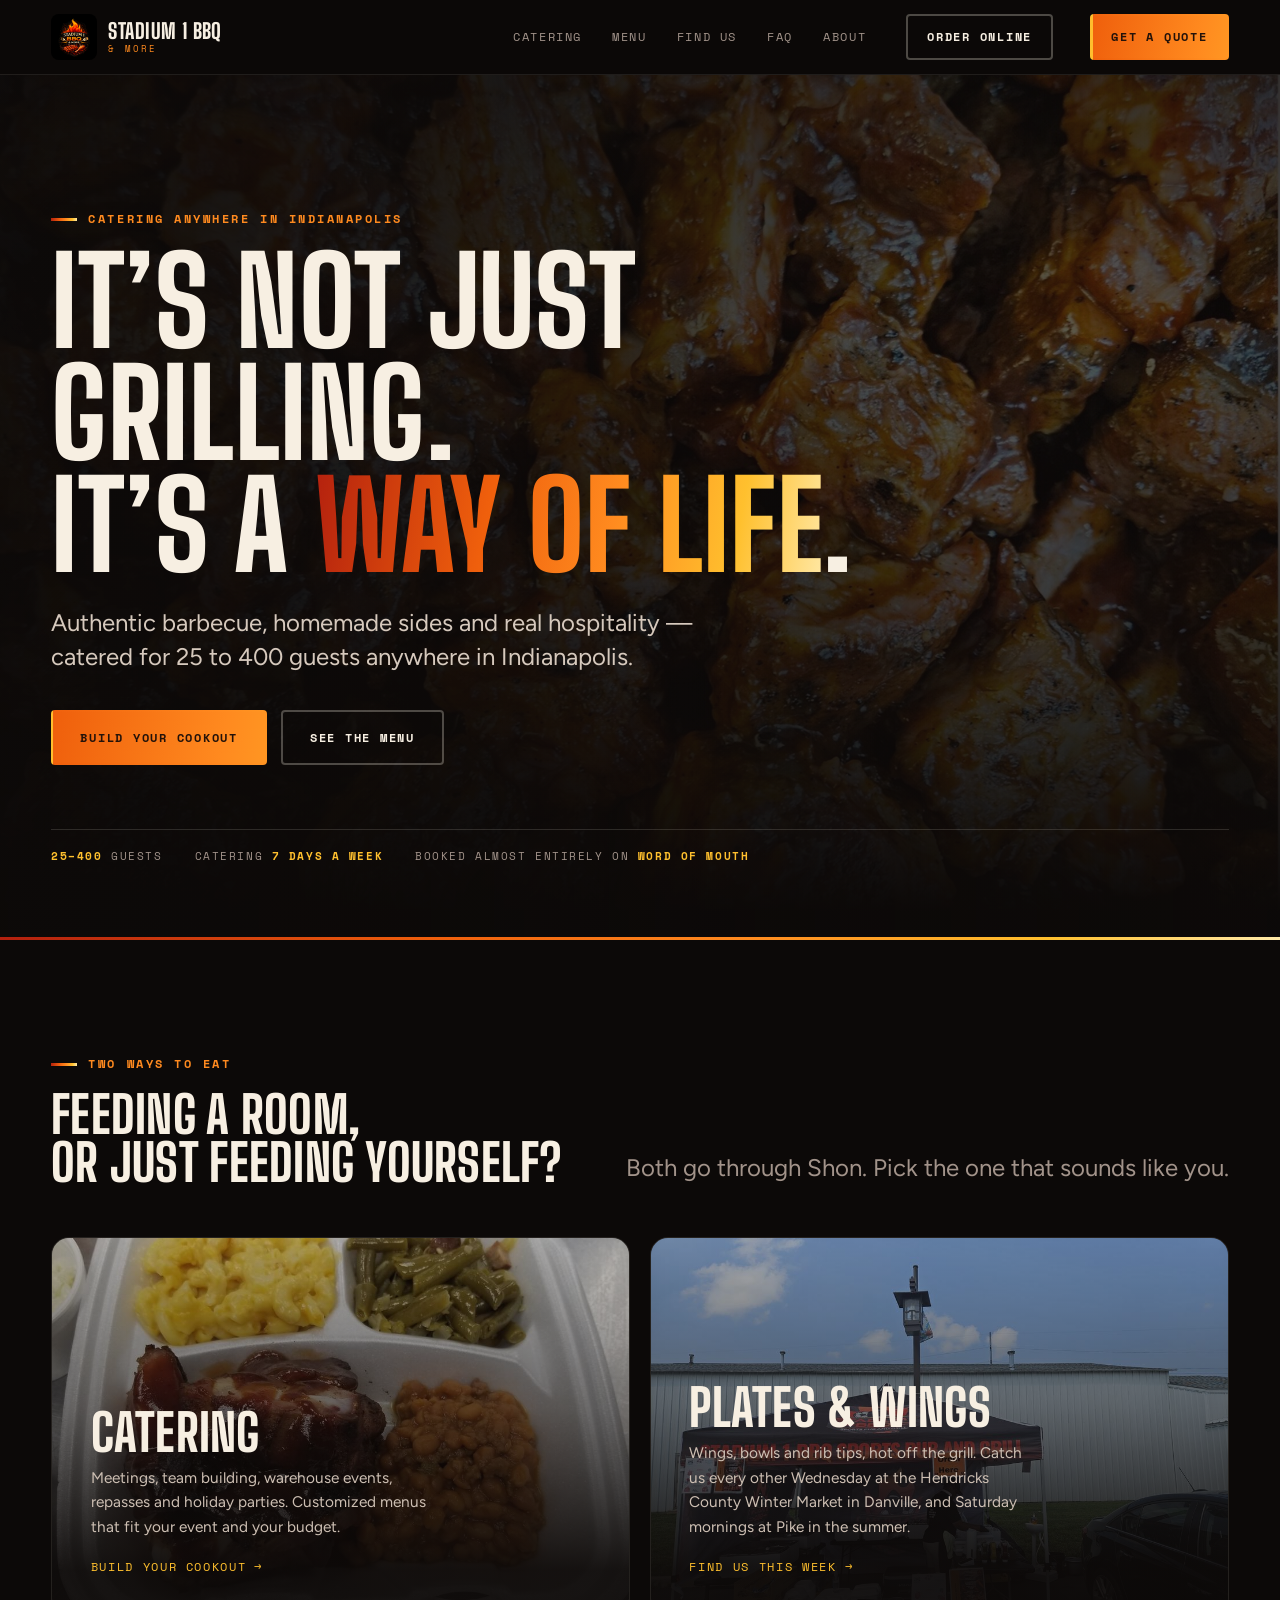
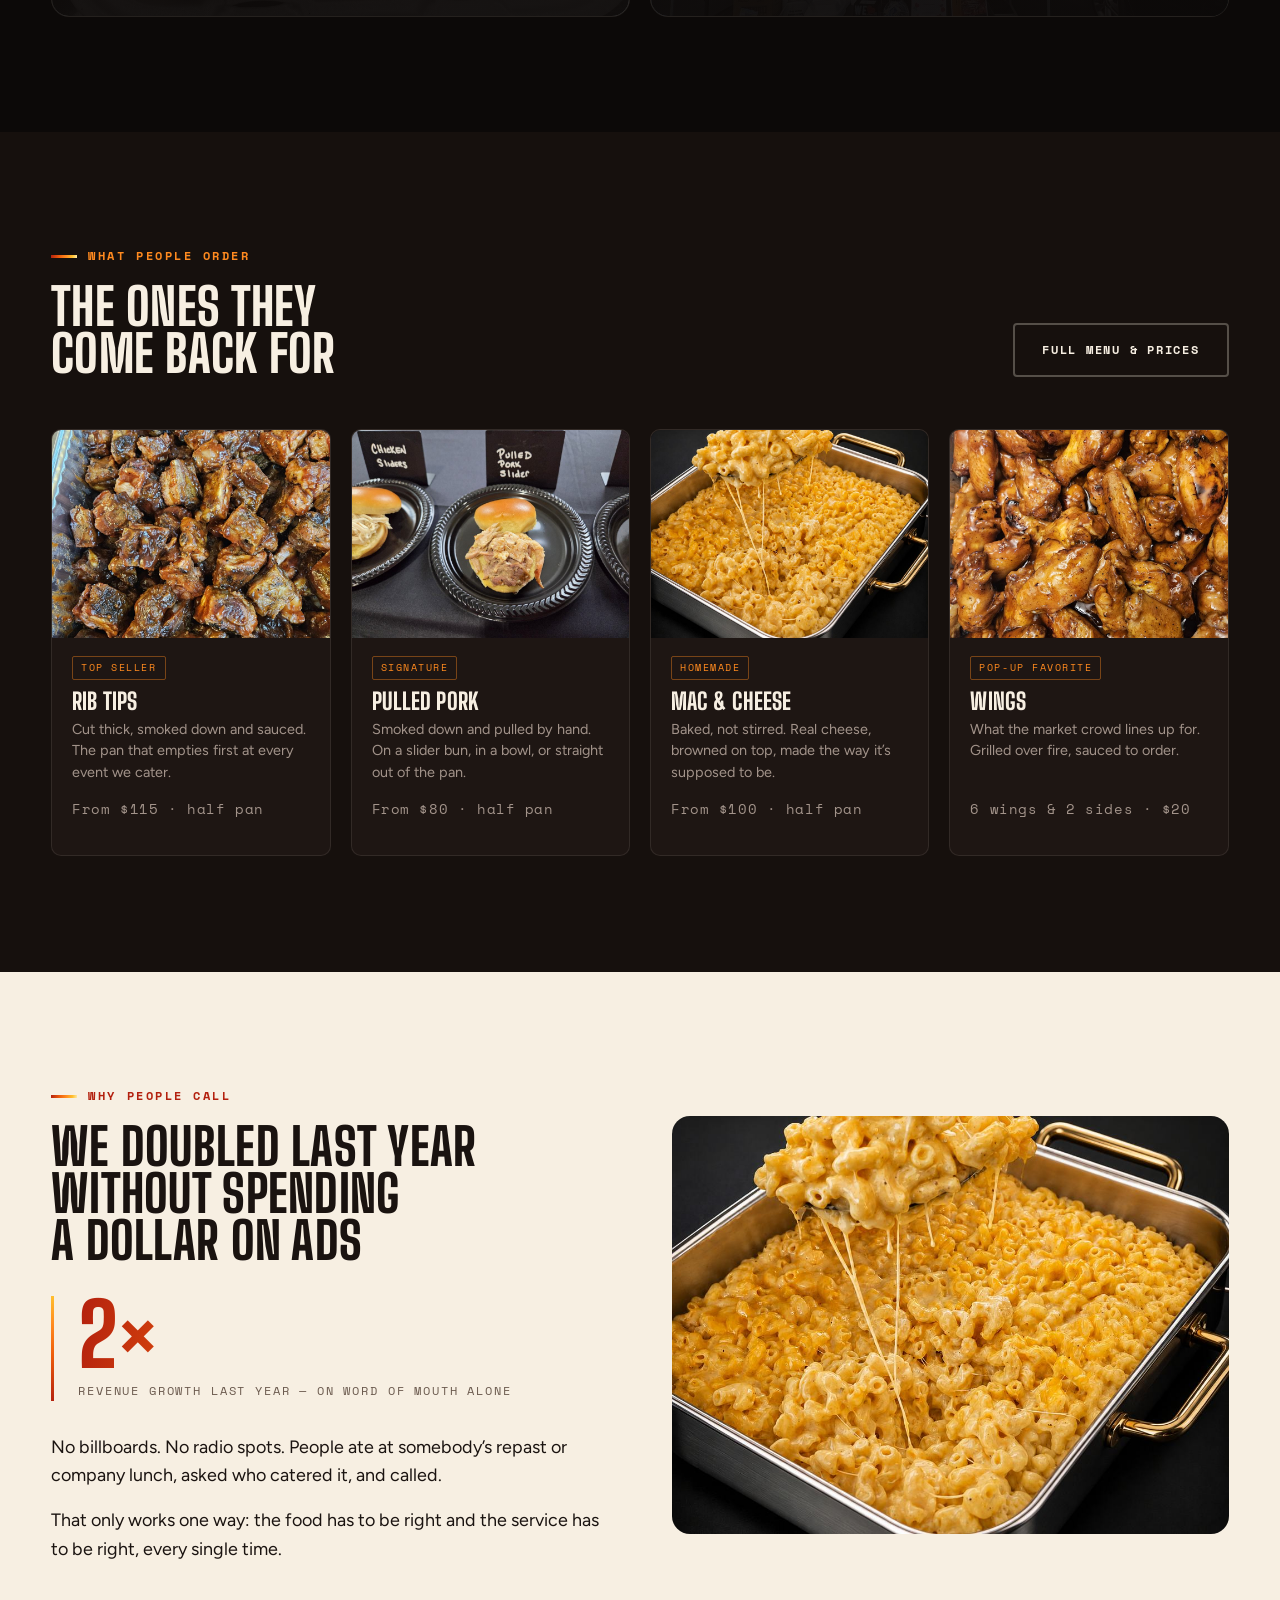
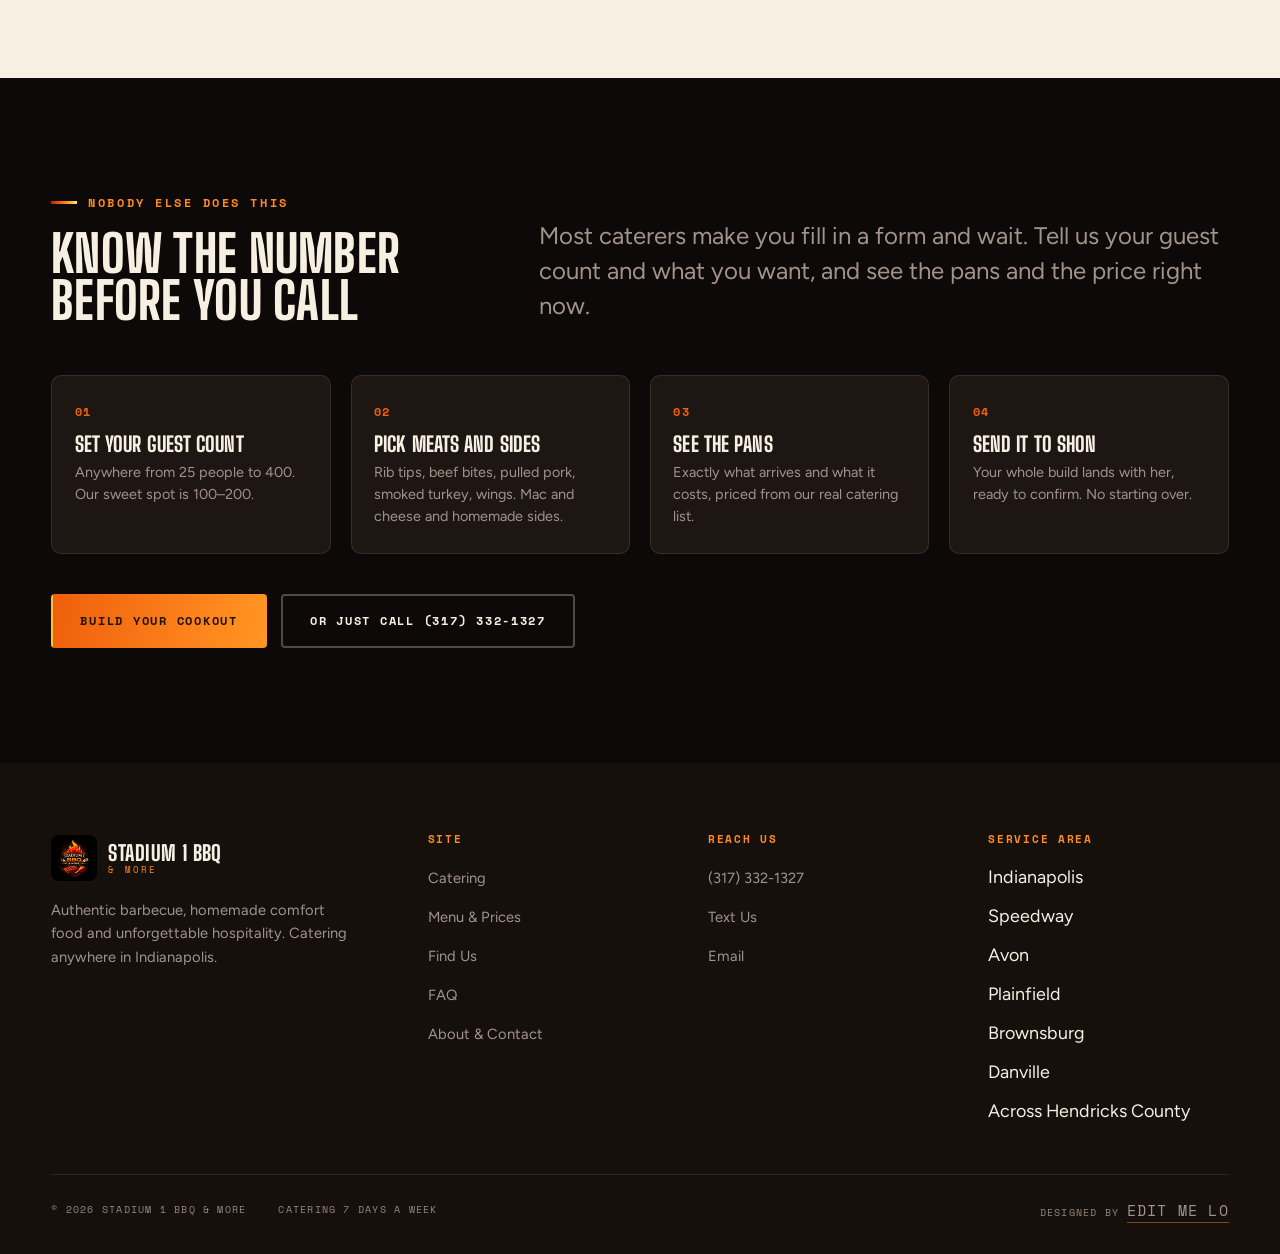
<file: index.html>
<!DOCTYPE html>
<html lang="en">
<head>
<meta charset="utf-8">
<title>Stadium 1 BBQ &amp; More</title>
<link rel="canonical" href="https://www.stadium1bbq.com/home">
<meta name="robots" content="noindex">
<meta http-equiv="refresh" content="0; url=/home">
<script>location.replace('/home');</script>
</head>
<body>
<!--
  The home page lives at /home. On Vercel this file is never reached,
  because vercel.json redirects / straight there with a 308. It exists so
  the bare domain still works on any host that has no redirect rules.
-->
<p>Redirecting to <a href="/home">stadium1bbq.com/home</a>&hellip;</p>
</body>
</html>
</file>
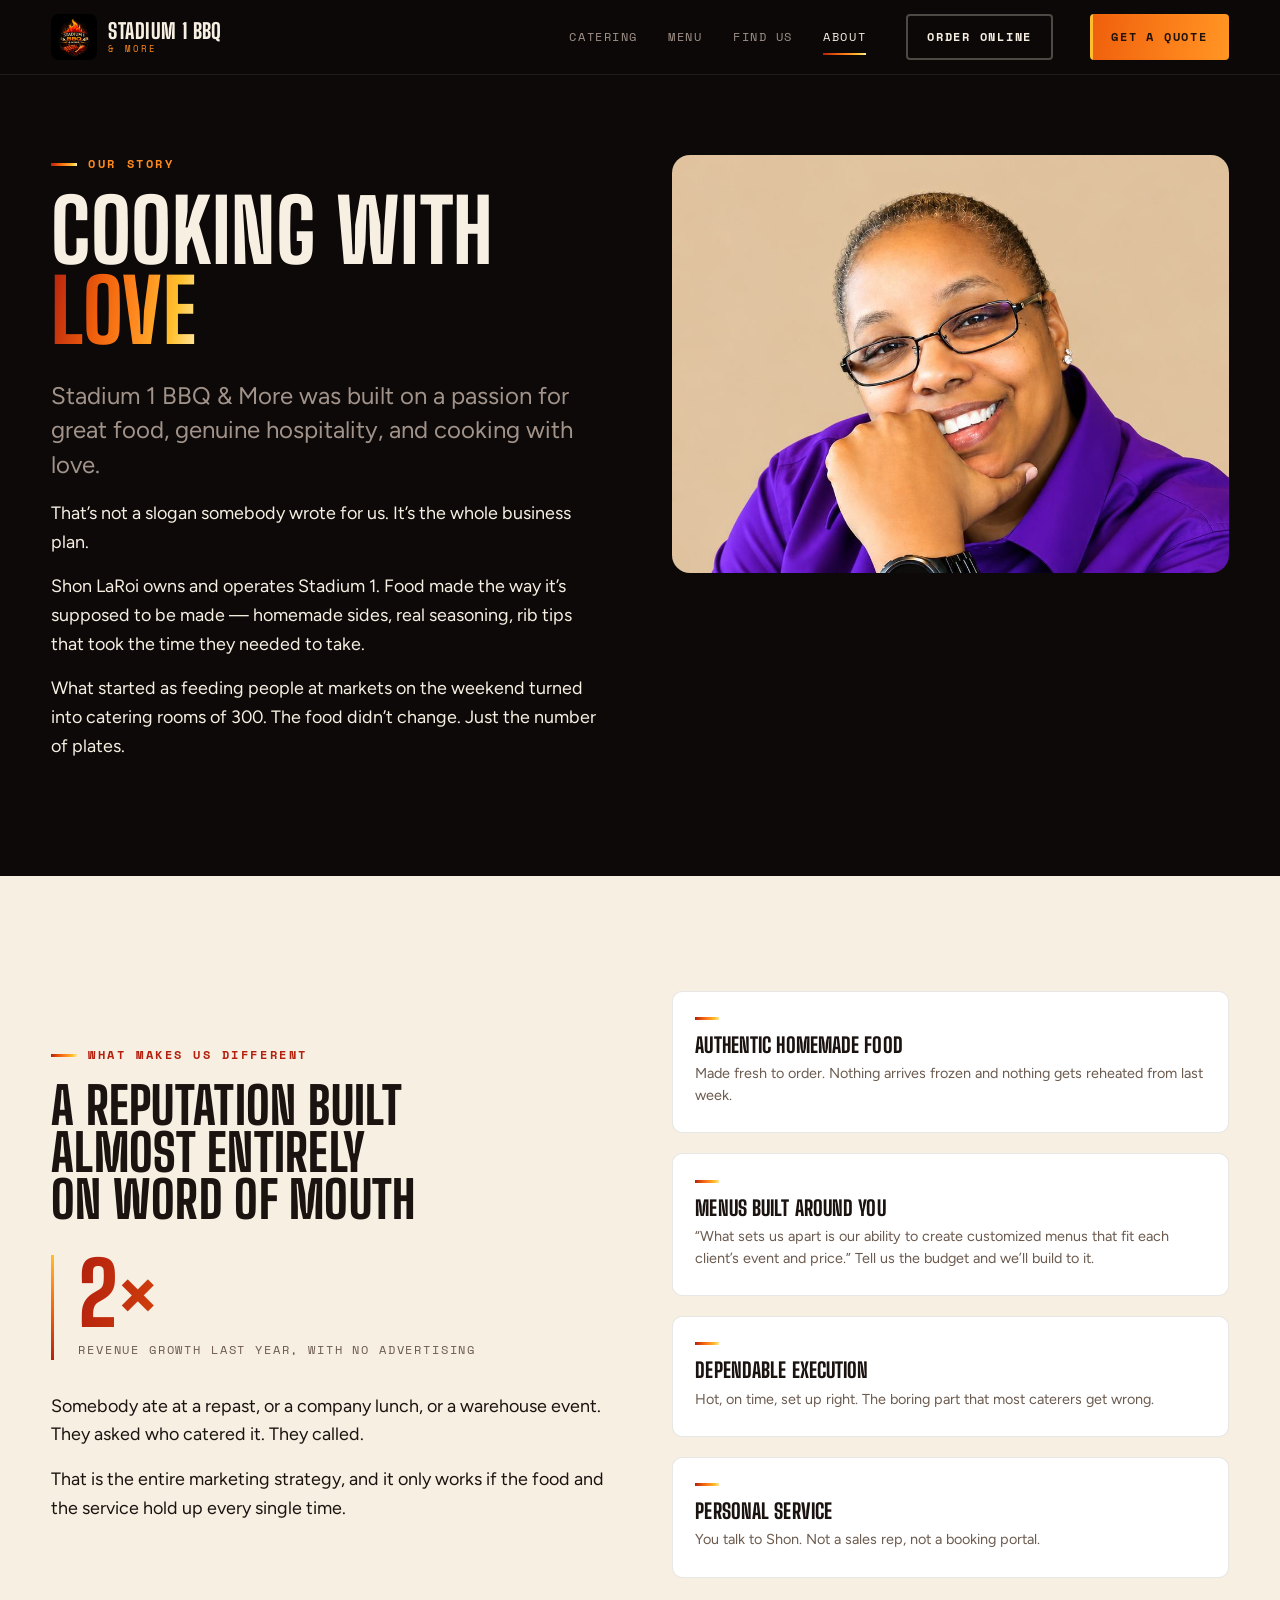
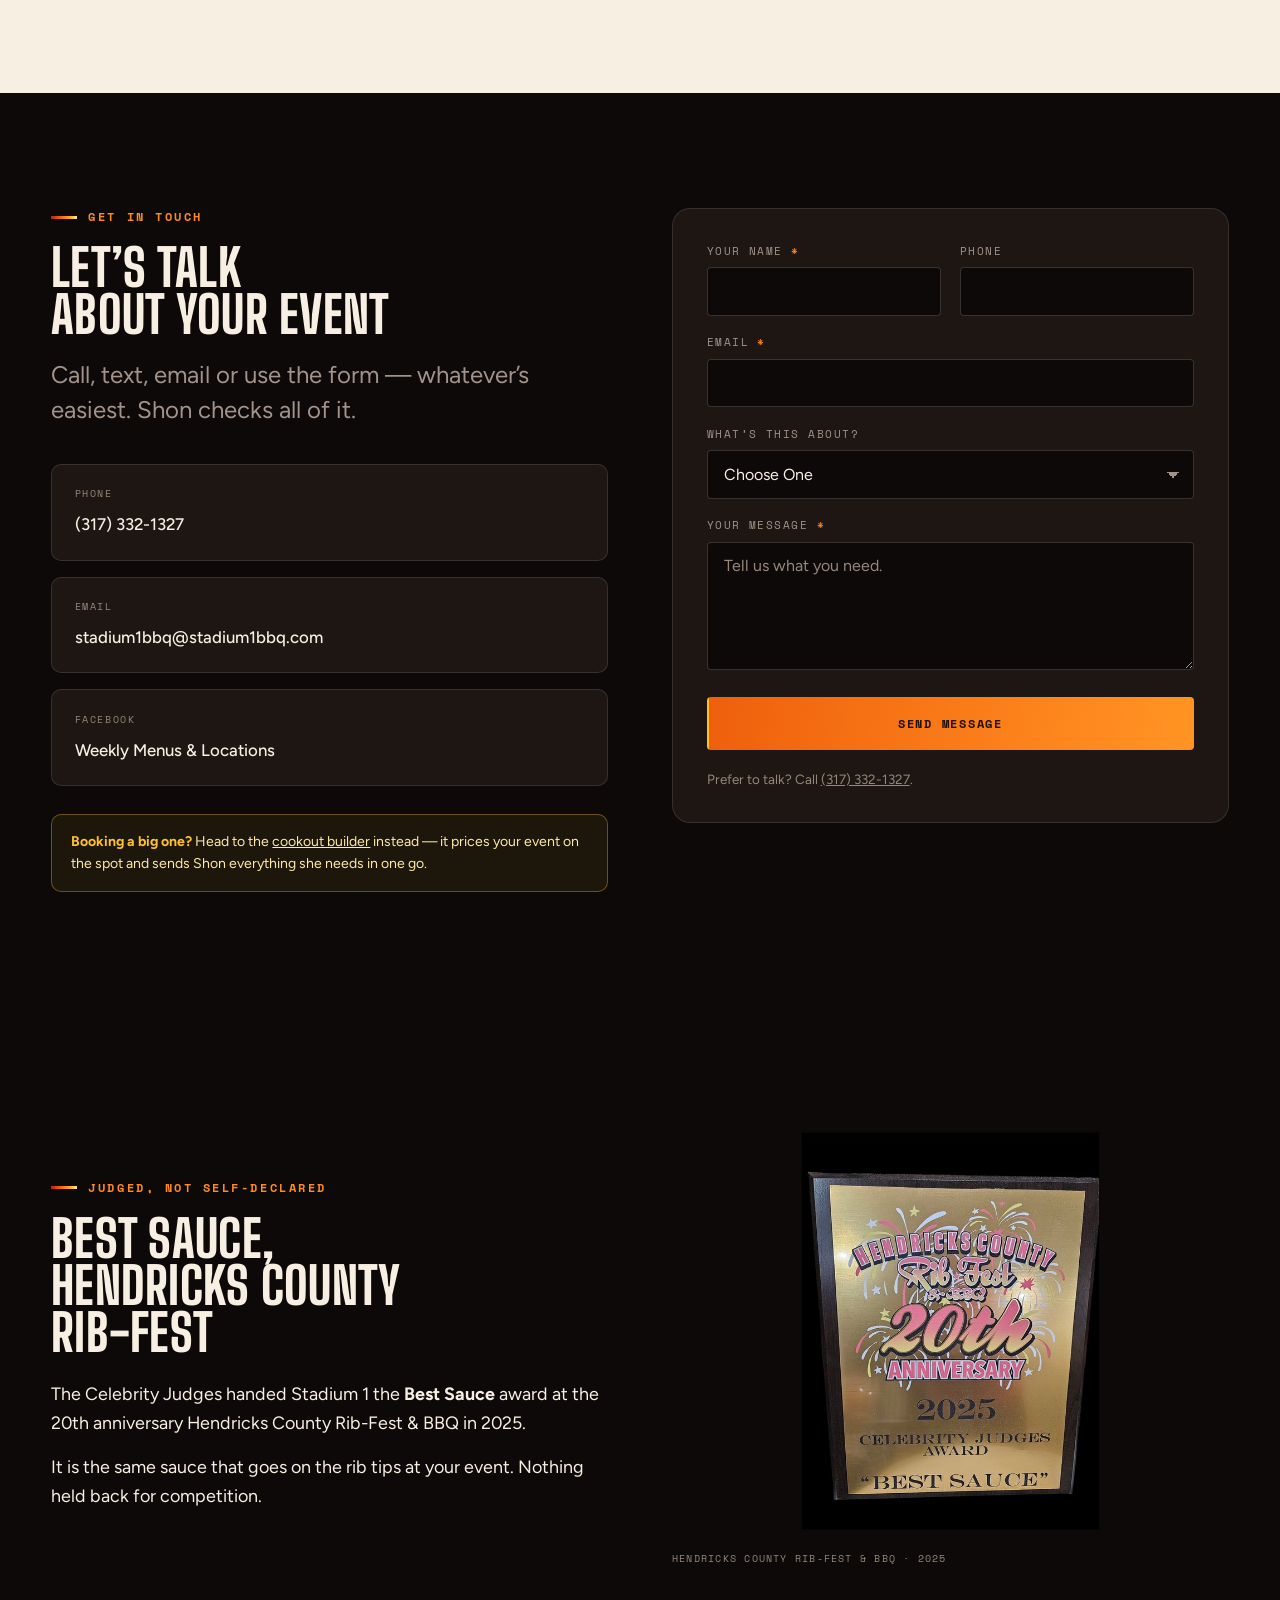
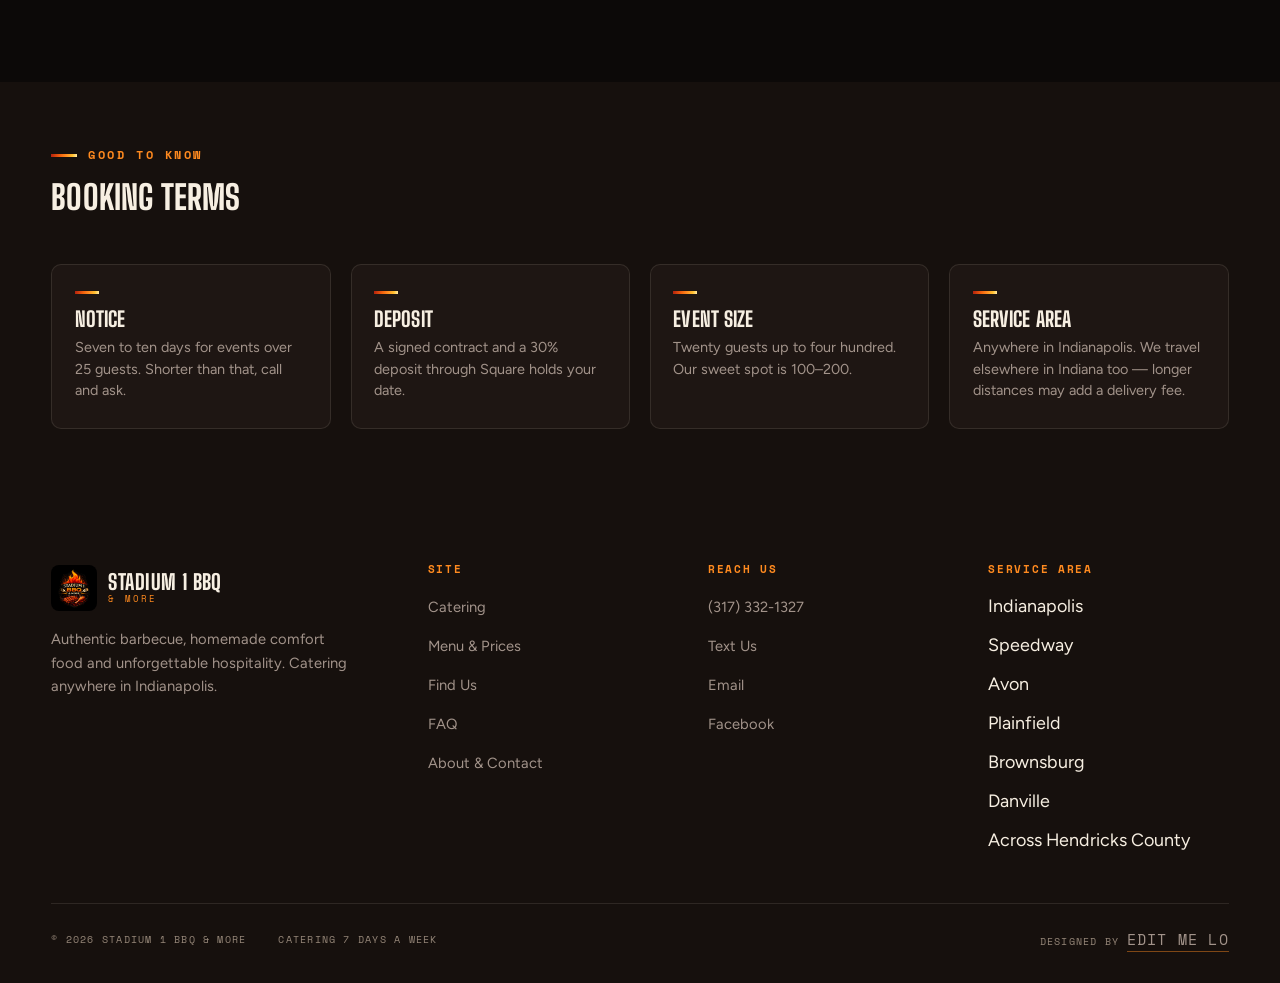
<file: about/index.html>
<!DOCTYPE html>
<html lang="en">
<head>
<meta charset="utf-8">
<script>document.documentElement.className+=" js";</script>
<meta name="viewport" content="width=device-width, initial-scale=1">
<title>About &amp; Contact — Stadium 1 BBQ &amp; More</title>
<meta name="description" content="Stadium 1 BBQ & More was built on great food, genuine hospitality and cooking with love. Meet Shon LaRoi and get in touch about your event.">
<link rel="canonical" href="https://www.stadium1bbq.com/about">
<meta property="og:title" content="About &amp; Contact — Stadium 1 BBQ &amp; More">
<meta property="og:description" content="Built on great food, genuine hospitality and cooking with love.">
<meta property="og:url" content="https://www.stadium1bbq.com/about">
<meta property="og:image" content="https://www.stadium1bbq.com/assets/img/trifle.jpg">
<link rel="icon" href="/assets/img/logo-sm.png?v=17">
<link rel="preconnect" href="https://fonts.googleapis.com">
<link rel="preconnect" href="https://fonts.gstatic.com" crossorigin>
<link href="https://fonts.googleapis.com/css2?family=Big+Shoulders+Display:wght@700;800&family=Figtree:wght@400;500;600&family=Space+Mono:wght@400;700&display=swap" rel="stylesheet">
<link rel="stylesheet" href="/assets/css/site.css?v=17">
</head>
<body>
<a class="skip-link" href="#main">Skip to content</a>

<header class="masthead">
  <div class="shell masthead__inner">
    <a class="brand" href="/home">
      <img src="/assets/img/logo-sm.png?v=17" alt="" width="46" height="46">
      <span class="brand__type">
        <span class="brand__name">Stadium 1 BBQ</span>
        <span class="brand__sub">&amp; More</span>
      </span>
    </a>
    <button class="burger" data-burger aria-expanded="false" aria-controls="nav" aria-label="Menu">
      <span></span><span></span><span></span>
    </button>
    <nav class="nav" id="nav" data-nav aria-label="Main">
      <a class="nav__link" href="/catering">Catering</a>
      <a class="nav__link" href="/menu">Menu</a>
      <a class="nav__link" href="/find-us">Find Us</a>
      <a class="nav__link" href="/about" aria-current="page">About</a>
      <a class="btn btn--ghost nav__cta nav__cta--order" href="/find-us#order">Order Online</a>
      <a class="btn btn--fire nav__cta" href="/catering#build">Get a Quote</a>
    </nav>
  </div>
</header>

<main id="main">

  <!-- ── Story ───────────────────────────────────────────────── -->
  <section class="band" style="padding-top:clamp(3rem,7vw,5rem)">
    <div class="shell">
      <div class="split" style="align-items:start">
        <div data-reveal>
          <p class="eyebrow">Our story</p>
          <h1 class="h-lg">Cooking with<br><span class="hot">love</span></h1>
          <div class="prose" style="margin-top:1.75rem">
            <p class="lede">Stadium 1 BBQ &amp; More was built on a passion for great food, genuine hospitality, and cooking with love.</p>
            <p>That&rsquo;s not a slogan somebody wrote for us. It&rsquo;s the whole business plan.</p>
            <p>Shon LaRoi owns and operates Stadium 1. Food made the way it&rsquo;s supposed to be made &mdash; homemade sides, real seasoning, rib tips that took the time they needed to take.</p>
            <p>What started as feeding people at markets on the weekend turned into catering rooms of 300. The food didn&rsquo;t change. Just the number of plates.</p>
          </div>
        </div>
        <div class="split__media" data-reveal data-reveal-delay="1">
          <img src="/assets/img/shon.jpg?v=17" alt="Shon LaRoi, owner of Stadium 1 BBQ &amp; More" loading="lazy" width="1000" height="750">
        </div>
      </div>
    </div>
  </section>

  <!-- ── The word of mouth stat ──────────────────────────────── -->
  <section class="band band--cream">
    <div class="shell">
      <div class="split">
        <div data-reveal>
          <p class="eyebrow">What makes us different</p>
          <h2 class="h-md">A reputation built<br>almost entirely<br>on word of mouth</h2>
          <div class="stat">
            <div class="stat__num">2&times;</div>
            <p class="stat__label">Revenue growth last year, with no advertising</p>
          </div>
          <div class="prose">
            <p>Somebody ate at a repast, or a company lunch, or a warehouse event. They asked who catered it. They called.</p>
            <p>That is the entire marketing strategy, and it only works if the food and the service hold up every single time.</p>
          </div>
        </div>
        <div data-reveal data-reveal-delay="1">
          <div class="steps steps--plain" style="grid-template-columns:1fr">
            <div class="step">
              <h3>Authentic homemade food</h3>
              <p>Made fresh to order. Nothing arrives frozen and nothing gets reheated from last week.</p>
            </div>
            <div class="step">
              <h3>Menus built around you</h3>
              <p>&ldquo;What sets us apart is our ability to create customized menus that fit each client&rsquo;s event and price.&rdquo; Tell us the budget and we&rsquo;ll build to it.</p>
            </div>
            <div class="step">
              <h3>Dependable execution</h3>
              <p>Hot, on time, set up right. The boring part that most caterers get wrong.</p>
            </div>
            <div class="step">
              <h3>Personal service</h3>
              <p>You talk to Shon. Not a sales rep, not a booking portal.</p>
            </div>
          </div>
        </div>
      </div>
    </div>
  </section>

  <!-- ── Contact ─────────────────────────────────────────────── -->
  <section class="band" id="contact">
    <div class="shell">
      <div class="split" style="align-items:start">
        <div data-reveal>
          <p class="eyebrow">Get in touch</p>
          <h2 class="h-md">Let&rsquo;s talk<br>about your event</h2>
          <p class="lede" style="margin-top:1.25rem">Call, text, email or use the form &mdash; whatever&rsquo;s easiest. Shon checks all of it.</p>

          <div class="contacts contacts--stack" style="margin-top:2.25rem">
            <a class="contact-card" href="tel:+13173321327">
              <p class="contact-card__k">Phone</p>
              <p class="contact-card__v">(317) 332-1327</p>
            </a>
            <a class="contact-card" href="mailto:stadium1bbq@stadium1bbq.com">
              <p class="contact-card__k">Email</p>
              <p class="contact-card__v contact-card__v--email">stadium1bbq@stadium1bbq.com</p>
            </a>
            <a class="contact-card" href="https://www.facebook.com/Stadium1BBQSportsPubAndGrill/" target="_blank" rel="noopener">
              <p class="contact-card__k">Facebook</p>
              <p class="contact-card__v">Weekly Menus &amp; Locations</p>
            </a>
          </div>

          <div class="notice" style="margin-top:1.75rem">
            <strong>Booking a big one?</strong>
            Head to the <a href="/catering#build">cookout builder</a> instead &mdash; it prices your event on the spot and sends Shon everything she needs in one go.
          </div>
        </div>

        <div class="panel" data-reveal data-reveal-delay="1">
          <form class="form" data-site-form="contact" novalidate>
            <div class="form__row">
              <div>
                <label for="c-name">Your name <span class="req">*</span></label>
                <input id="c-name" name="name" type="text" autocomplete="name" required>
              </div>
              <div>
                <label for="c-phone">Phone</label>
                <input id="c-phone" name="phone" type="tel" autocomplete="tel">
              </div>
            </div>

            <div>
              <label for="c-email">Email <span class="req">*</span></label>
              <input id="c-email" name="email" type="email" autocomplete="email" required>
            </div>

            <div>
              <label for="c-subject">What&rsquo;s this about?</label>
              <select id="c-subject" name="subject">
                <option value="">Choose One</option>
                <option>Catering Inquiry</option>
                <option>Market Plates &amp; Locations</option>
                <option>Desserts</option>
                <option>Something Else</option>
              </select>
            </div>

            <div>
              <label for="c-message">Your message <span class="req">*</span></label>
              <textarea id="c-message" name="message" required placeholder="Tell us what you need."></textarea>
            </div>

            <!-- Left empty by people, filled in by bots. Hidden from
                 sight and from screen readers, and never focusable. -->
            <div class="hp" aria-hidden="true">
              <label for="c-website">Website</label>
              <input type="text" id="c-website" name="website" tabindex="-1" autocomplete="off">
            </div>

            <div class="notice" data-form-status hidden></div>

            <button class="btn btn--fire" type="submit">Send Message</button>
            <p class="form__note">Prefer to talk? Call <a href="tel:+13173321327">(317) 332-1327</a>.</p>
          </form>
        </div>
      </div>
    </div>
  </section>

  <!-- ── Proof ───────────────────────────────────────────────── -->
  <section class="band">
    <div class="shell">
      <div class="split">
        <div data-reveal>
          <p class="eyebrow">Judged, not self-declared</p>
          <h2 class="h-md">Best Sauce,<br>Hendricks County<br>Rib-Fest</h2>
          <div class="prose" style="margin-top:1.5rem">
            <p>The Celebrity Judges handed Stadium 1 the <strong>Best Sauce</strong> award at the 20th anniversary Hendricks County Rib-Fest &amp; BBQ in 2025.</p>
            <p>It is the same sauce that goes on the rib tips at your event. Nothing held back for competition.</p>
          </div>
        </div>
        <div class="split__media" data-reveal data-reveal-delay="1">
          <figure class="figure-wide">
            <img src="/assets/img/award.jpg?v=17" alt="Hendricks County Rib-Fest 2025 Celebrity Judges Award plaque for Best Sauce" loading="lazy" width="1000" height="750">
            <figcaption>Hendricks County Rib-Fest &amp; BBQ &middot; 2025</figcaption>
          </figure>
        </div>
      </div>
    </div>
  </section>

  <!-- ── Booking terms ───────────────────────────────────────── -->
  <section class="band band--coal band--tight">
    <div class="shell">
      <div class="head" data-reveal>
        <div>
          <p class="eyebrow">Good to know</p>
          <h2 class="h-sm">Booking terms</h2>
        </div>
      </div>
      <div class="steps steps--plain">
        <div class="step" data-reveal>
          <h3>Notice</h3>
          <p>Seven to ten days for events over 25 guests. Shorter than that, call and ask.</p>
        </div>
        <div class="step" data-reveal data-reveal-delay="1">
          <h3>Deposit</h3>
          <p>A signed contract and a 30% deposit through Square holds your date.</p>
        </div>
        <div class="step" data-reveal data-reveal-delay="2">
          <h3>Event size</h3>
          <p>Twenty guests up to four hundred. Our sweet spot is 100&ndash;200.</p>
        </div>
        <div class="step" data-reveal data-reveal-delay="3">
          <h3>Service area</h3>
          <p>Anywhere in Indianapolis. We travel elsewhere in Indiana too &mdash; longer distances may add a delivery fee.</p>
        </div>
      </div>
    </div>
  </section>

</main>

<footer class="footer">
  <div class="shell">
    <div class="footer__grid">
      <div>
        <a class="brand" href="/home" style="margin-bottom:1.1rem">
          <img src="/assets/img/logo-sm.png?v=17" alt="" width="46" height="46">
          <span class="brand__type">
            <span class="brand__name">Stadium 1 BBQ</span>
            <span class="brand__sub">&amp; More</span>
          </span>
        </a>
        <p class="footer__blurb">Authentic barbecue, homemade comfort food and unforgettable hospitality. Catering anywhere in Indianapolis.</p>
      </div>
      <div>
        <h3>Site</h3>
        <ul>
          <li><a href="/catering">Catering</a></li>
          <li><a href="/menu">Menu &amp; Prices</a></li>
          <li><a href="/find-us">Find Us</a></li>
          <li><a href="/faq">FAQ</a></li>
          <li><a href="/about">About &amp; Contact</a></li>
        </ul>
      </div>
      <div>
        <h3>Reach Us</h3>
        <ul>
          <li><a href="tel:+13173321327">(317) 332-1327</a></li>
          <li><a href="sms:+13173321327">Text Us</a></li>
          <li><a href="mailto:stadium1bbq@stadium1bbq.com">Email</a></li>
          <li><a href="https://www.facebook.com/Stadium1BBQSportsPubAndGrill/" target="_blank" rel="noopener">Facebook</a></li>
        </ul>
      </div>
      <div>
        <h3>Service Area</h3>
        <ul>
          <li>Indianapolis</li>
          <li>Speedway</li>
          <li>Avon</li>
          <li>Plainfield</li>
          <li>Brownsburg</li>
          <li>Danville</li>
          <li>Across Hendricks County</li>
        </ul>
      </div>
    </div>
    <div class="footer__bottom">
      <p>&copy; <span data-year>2026</span> Stadium 1 BBQ &amp; More</p>
      <p>Catering 7 Days a Week</p>
      <p class="footer__credit">Designed by <a href="https://www.editmelo.com/" target="_blank" rel="noopener">Edit Me Lo</a></p>
    </div>
  </div>
</footer>

<script src="/assets/js/site.js?v=17" defer></script>
</body>
</html>
</file>
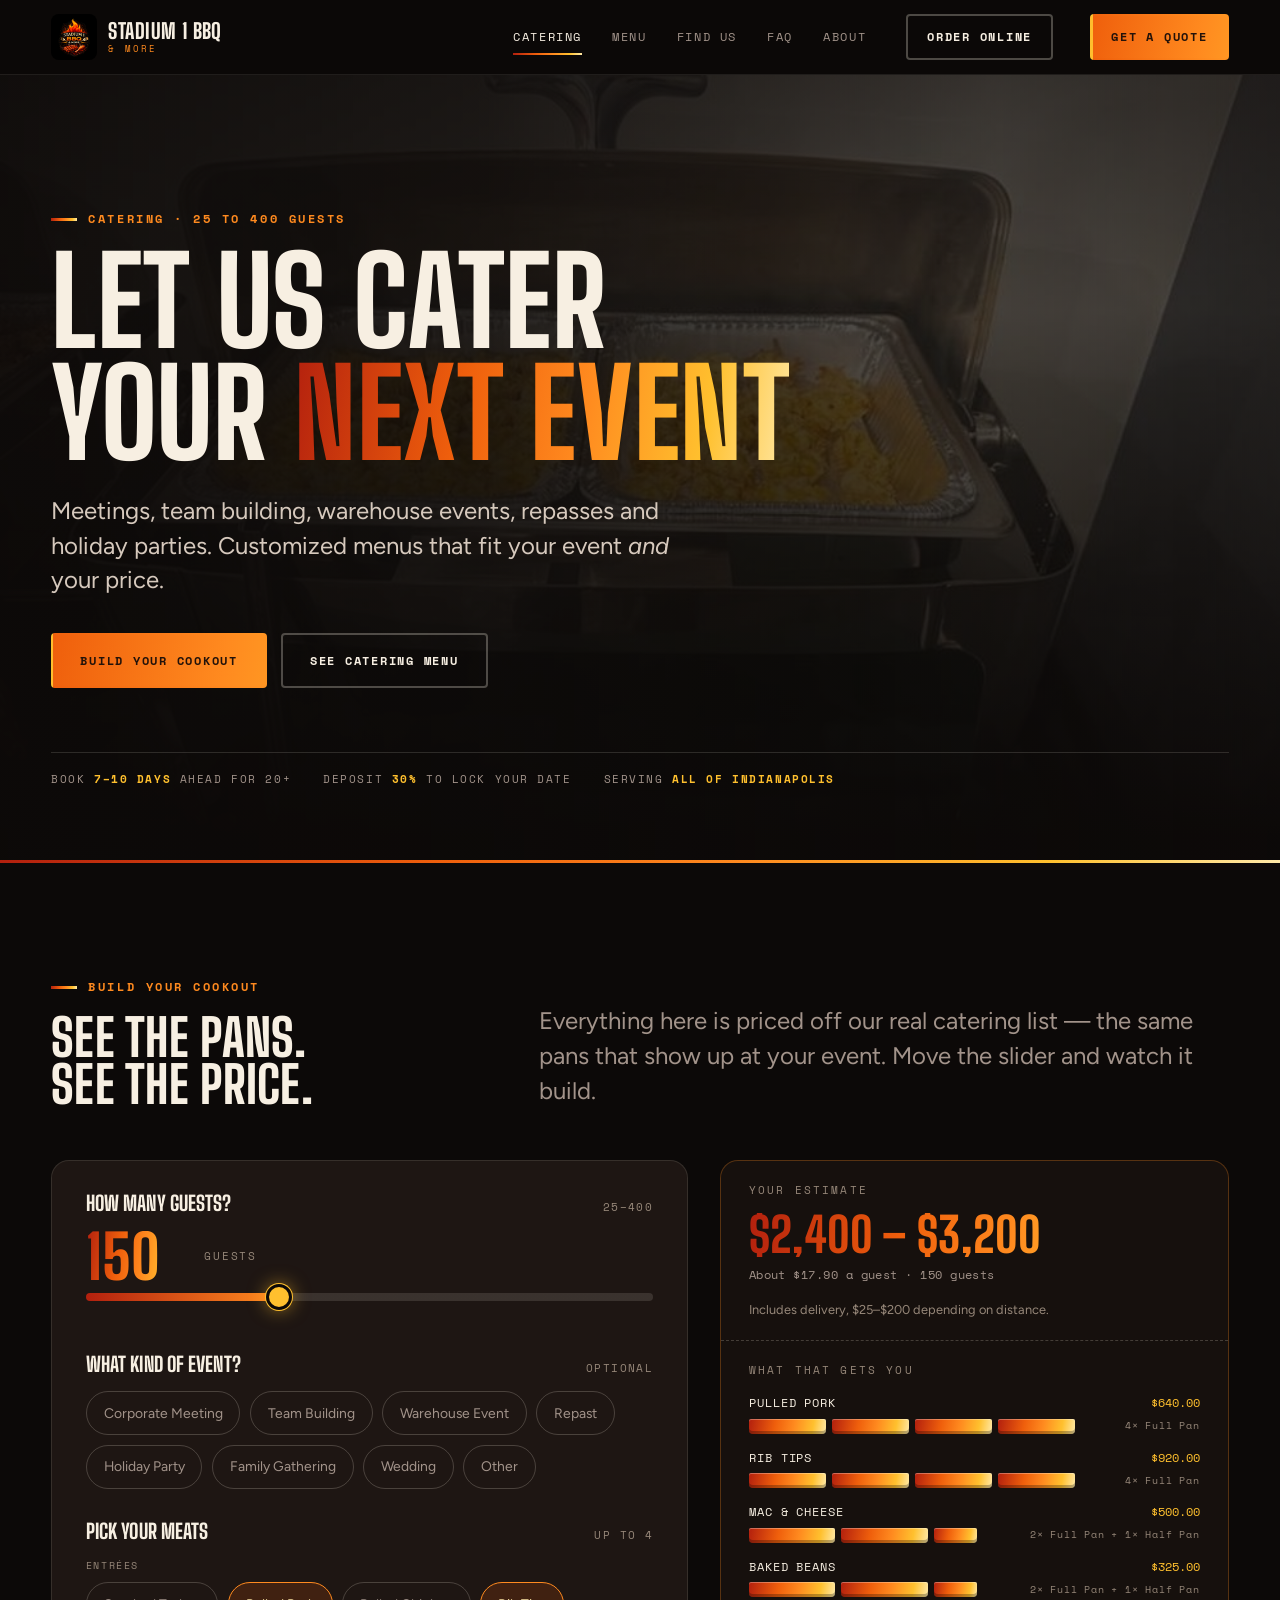
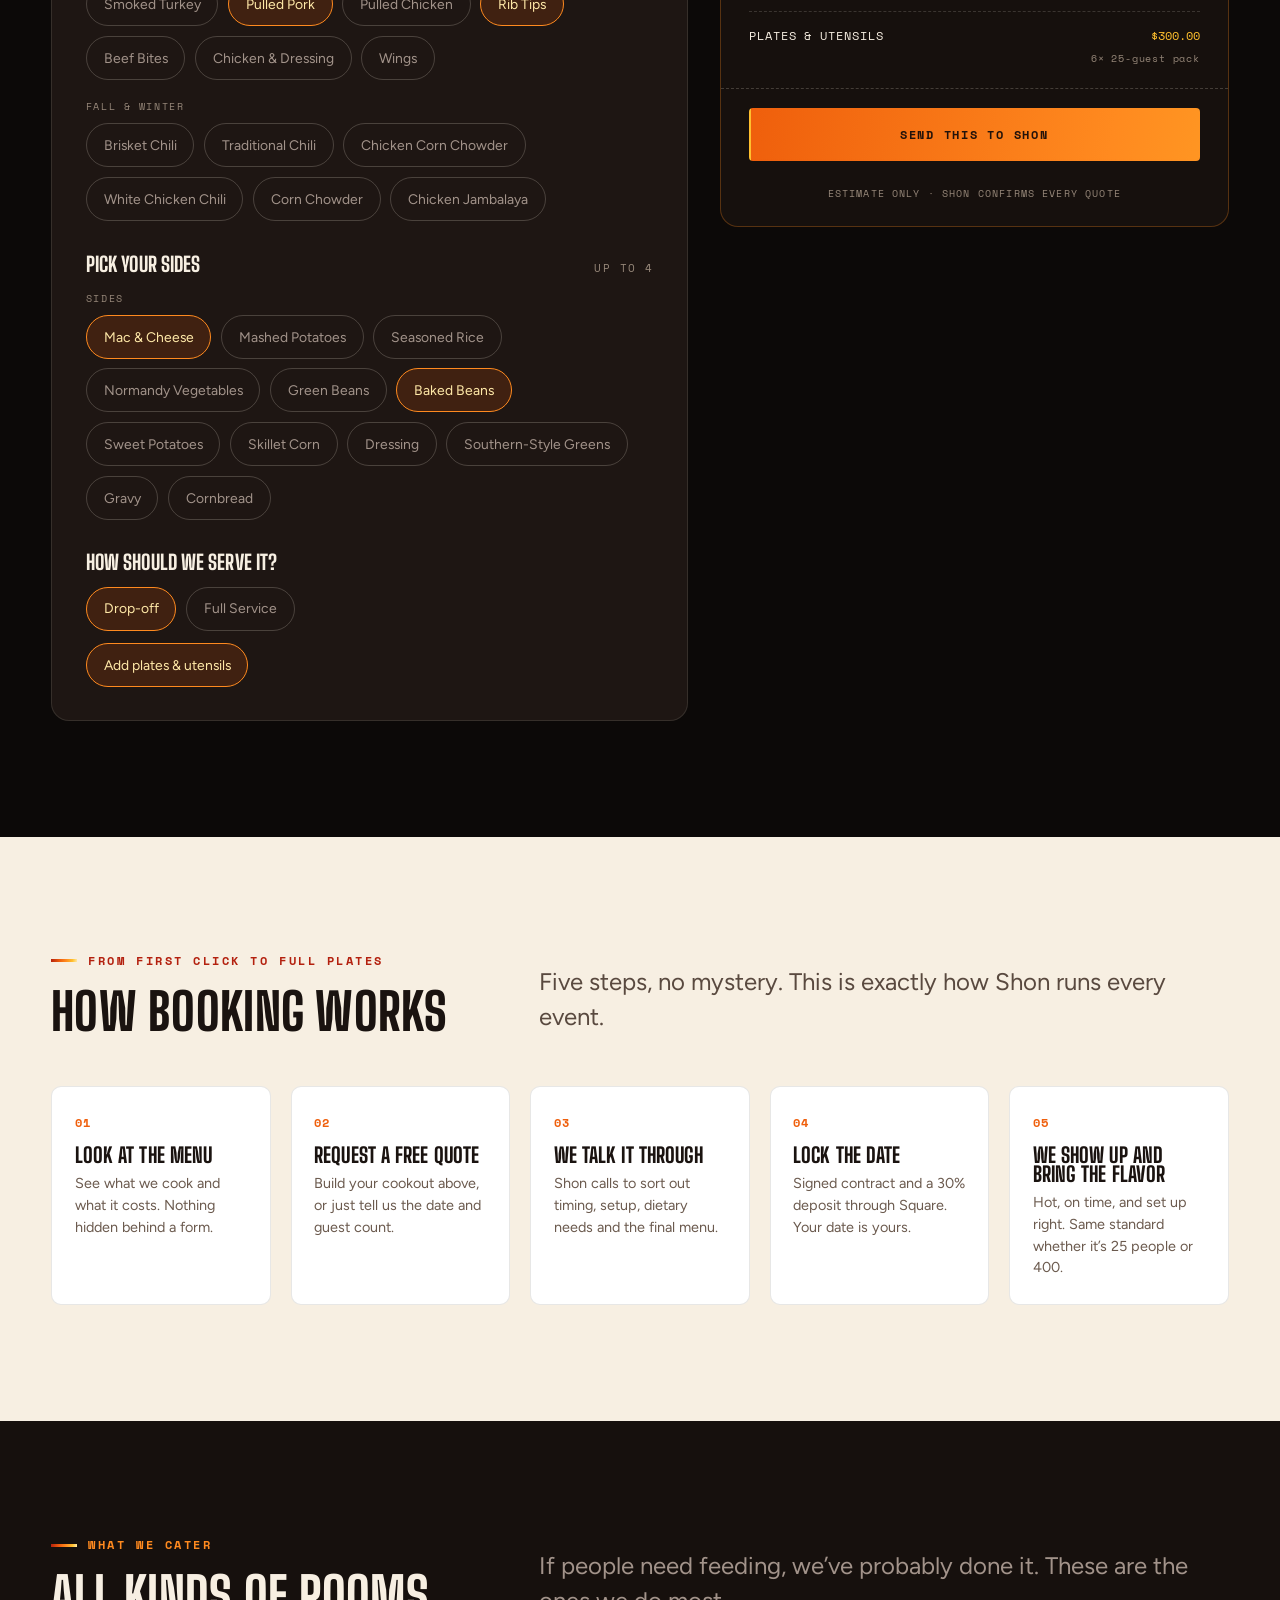
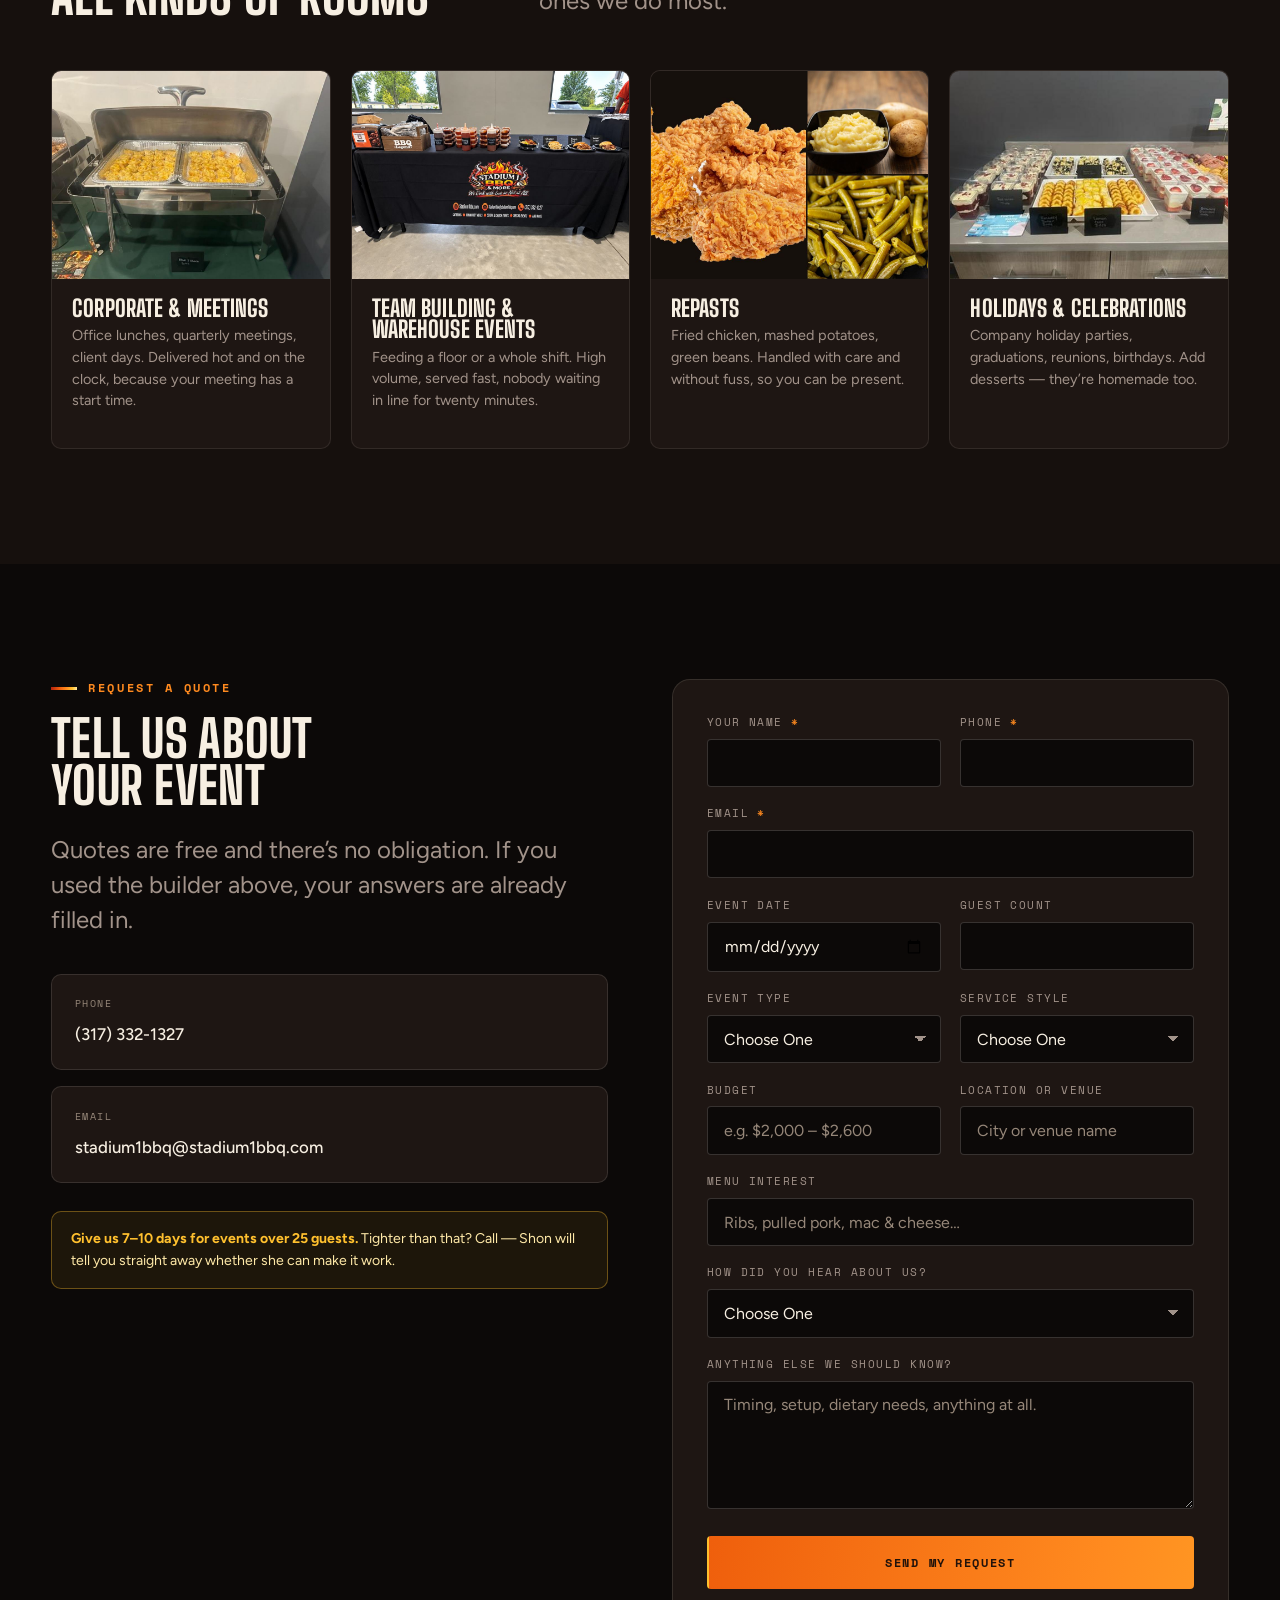
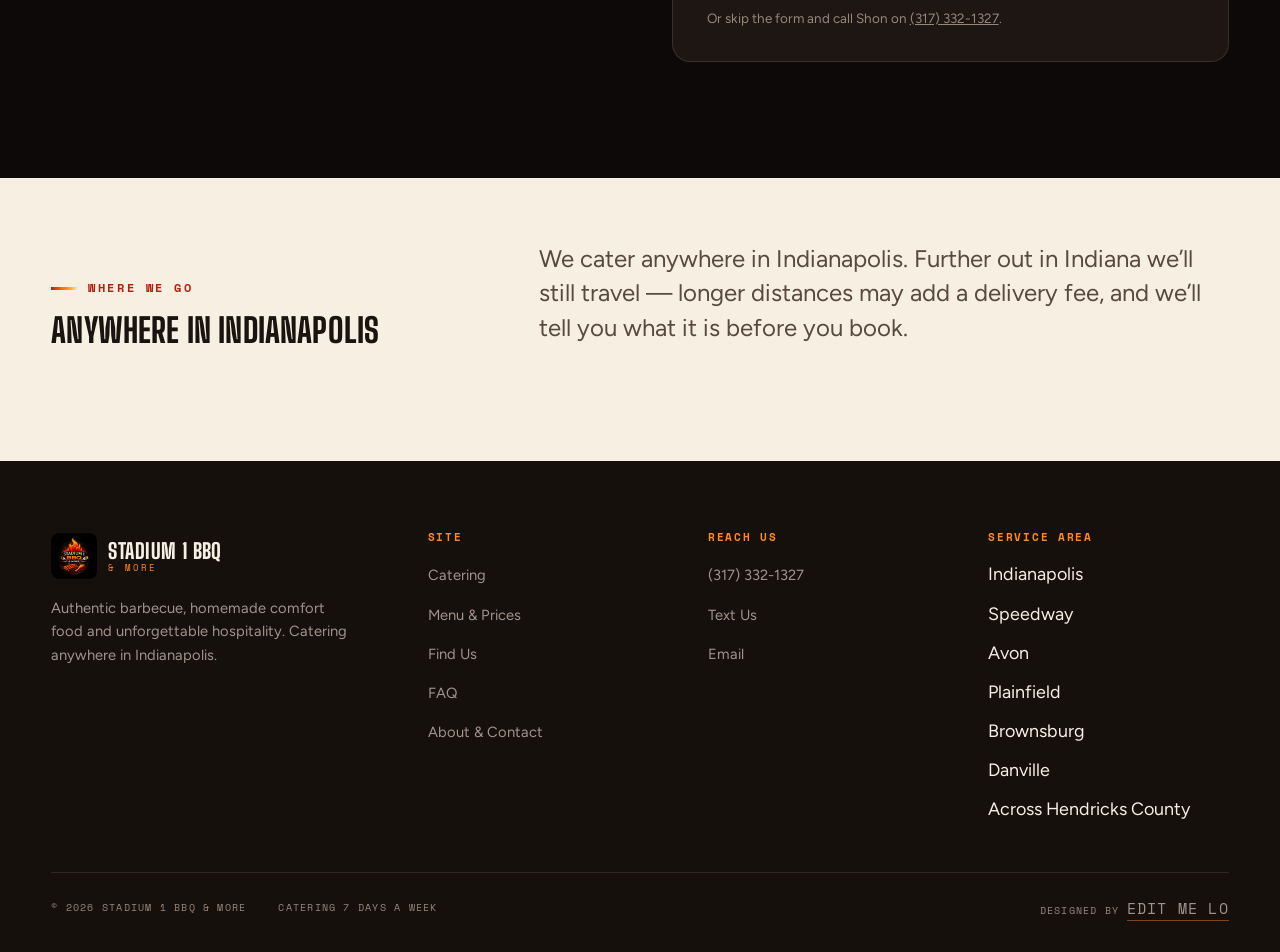
<file: catering/index.html>
<!DOCTYPE html>
<html lang="en">
<head>
<meta charset="utf-8">
<script>document.documentElement.className+=" js";</script>
<meta name="viewport" content="width=device-width, initial-scale=1">
<title>BBQ Catering — Stadium 1 BBQ &amp; More | Indianapolis</title>
<meta name="description" content="BBQ catering for 25 to 400 guests anywhere in Indianapolis. Build your cookout, see the pans and the price instantly, and send it straight to Shon.">
<link rel="canonical" href="https://www.stadium1bbq.com/catering">
<meta property="og:title" content="BBQ Catering — Stadium 1 BBQ &amp; More">
<meta property="og:description" content="Build your cookout and see the price before you call. Catering for 25 to 400 guests.">
<meta property="og:url" content="https://www.stadium1bbq.com/catering">
<meta property="og:image" content="https://www.stadium1bbq.com/assets/img/rib-tips.jpg">
<link rel="icon" href="/assets/img/logo-sm.png?v=17">
<link rel="preconnect" href="https://fonts.googleapis.com">
<link rel="preconnect" href="https://fonts.gstatic.com" crossorigin>
<link href="https://fonts.googleapis.com/css2?family=Big+Shoulders+Display:wght@700;800&family=Figtree:wght@400;500;600&family=Space+Mono:wght@400;700&display=swap" rel="stylesheet">
<link rel="stylesheet" href="/assets/css/site.css?v=17">
</head>
<body>
<a class="skip-link" href="#main">Skip to content</a>

<header class="masthead">
  <div class="shell masthead__inner">
    <a class="brand" href="/home">
      <img src="/assets/img/logo-sm.png?v=17" alt="" width="46" height="46">
      <span class="brand__type">
        <span class="brand__name">Stadium 1 BBQ</span>
        <span class="brand__sub">&amp; More</span>
      </span>
    </a>
    <button class="burger" data-burger aria-expanded="false" aria-controls="nav" aria-label="Menu">
      <span></span><span></span><span></span>
    </button>
    <nav class="nav" id="nav" data-nav aria-label="Main">
      <a class="nav__link" href="/catering" aria-current="page">Catering</a>
      <a class="nav__link" href="/menu">Menu</a>
      <a class="nav__link" href="/find-us">Find Us</a>
      <a class="nav__link" href="/faq">FAQ</a>
      <a class="nav__link" href="/about">About</a>
      <a class="btn btn--ghost nav__cta nav__cta--order" href="/find-us#order">Order Online</a>
      <a class="btn btn--fire nav__cta" href="#build">Get a Quote</a>
    </nav>
  </div>
</header>

<main id="main">

  <!-- ── Hero ────────────────────────────────────────────────── -->
  <section class="hero hero--bright">
    <div class="hero__media">
      <img src="/assets/img/buffet-spread.jpg?v=17" alt="" fetchpriority="high" width="1000" height="750">
    </div>
    <div class="shell hero__inner">
      <p class="eyebrow">Catering &middot; 25 to 400 guests</p>
      <h1>Let us cater<br>your <span class="hot">next event</span></h1>
      <p class="lede">Meetings, team building, warehouse events, repasses and holiday parties. Customized menus that fit your event <em>and</em> your price.</p>
      <div class="btn-row">
        <a class="btn btn--fire" href="#build">Build Your Cookout</a>
        <a class="btn btn--ghost" href="/menu">See Catering Menu</a>
      </div>
      <p class="facts">
        <span>Book <b>7&ndash;10 days</b> ahead for 20+</span>
        <span>Deposit <b>30%</b> to lock your date</span>
        <span>Serving <b>all of Indianapolis</b></span>
      </p>
    </div>
  </section>

  <hr class="rule">

  <!-- ── THE BUILDER ─────────────────────────────────────────── -->
  <section class="band" id="build">
    <div class="shell shell--wide">
      <div class="head" data-reveal>
        <div>
          <p class="eyebrow">Build Your Cookout</p>
          <h2 class="h-md">See the pans.<br>See the price.</h2>
        </div>
        <p class="lede">Everything here is priced off our real catering list &mdash; the same pans that show up at your event. Move the slider and watch it build.</p>
      </div>

      <div data-cookout data-reveal>
        <noscript>
          <div class="notice">
            <strong>The cookout builder needs JavaScript.</strong>
            No problem &mdash; call or text Shon on
            <a href="tel:+13173321327">(317) 332-1327</a> and she&rsquo;ll price your event by hand,
            or see the full catering price list on the <a href="/menu">menu page</a>.
          </div>
        </noscript>
      </div>
    </div>
  </section>

  <!-- ── How it works ────────────────────────────────────────── -->
  <section class="band band--cream">
    <div class="shell">
      <div class="head" data-reveal>
        <div>
          <p class="eyebrow">From first click to full plates</p>
          <h2 class="h-md">How booking works</h2>
        </div>
        <p class="lede">Five steps, no mystery. This is exactly how Shon runs every event.</p>
      </div>

      <div class="steps">
        <div class="step" data-reveal>
          <h3>Look at the menu</h3>
          <p>See what we cook and what it costs. Nothing hidden behind a form.</p>
        </div>
        <div class="step" data-reveal data-reveal-delay="1">
          <h3>Request a free quote</h3>
          <p>Build your cookout above, or just tell us the date and guest count.</p>
        </div>
        <div class="step" data-reveal data-reveal-delay="2">
          <h3>We talk it through</h3>
          <p>Shon calls to sort out timing, setup, dietary needs and the final menu.</p>
        </div>
        <div class="step" data-reveal data-reveal-delay="3">
          <h3>Lock the date</h3>
          <p>Signed contract and a 30% deposit through Square. Your date is yours.</p>
        </div>
        <div class="step" data-reveal data-reveal-delay="3">
          <h3>We show up and bring the flavor</h3>
          <p>Hot, on time, and set up right. Same standard whether it&rsquo;s 25 people or 400.</p>
        </div>
      </div>
    </div>
  </section>

  <!-- ── What we cater ───────────────────────────────────────── -->
  <section class="band band--coal">
    <div class="shell">
      <div class="head" data-reveal>
        <div>
          <p class="eyebrow">What we cater</p>
          <h2 class="h-md">All kinds of rooms</h2>
        </div>
        <p class="lede">If people need feeding, we&rsquo;ve probably done it. These are the ones we do most.</p>
      </div>

      <div class="dishes">
        <article class="dish" data-reveal>
          <div class="dish__img"><img src="/assets/img/buffet-spread.jpg?v=17" alt="Chafing dishes of barbecue and sides set up for a corporate lunch" loading="lazy" width="1000" height="750" decoding="async"></div>
          <div class="dish__body">
            <h3>Corporate &amp; meetings</h3>
            <p>Office lunches, quarterly meetings, client days. Delivered hot and on the clock, because your meeting has a start time.</p>
          </div>
        </article>
        <article class="dish" data-reveal data-reveal-delay="1">
          <div class="dish__img"><img src="/assets/img/catering-table.jpg?v=17" alt="A Stadium 1 BBQ catering table set up for a corporate event" loading="lazy" width="1000" height="750" decoding="async"></div>
          <div class="dish__body">
            <h3>Team building &amp; warehouse events</h3>
            <p>Feeding a floor or a whole shift. High volume, served fast, nobody waiting in line for twenty minutes.</p>
          </div>
        </article>
        <article class="dish" data-reveal data-reveal-delay="2">
          <div class="dish__img"><img src="/assets/img/repast-plate.jpg?v=17" alt="Fried chicken, mashed potatoes and green beans" loading="lazy" width="1000" height="750" decoding="async"></div>
          <div class="dish__body">
            <h3>Repasts</h3>
            <p>Fried chicken, mashed potatoes, green beans. Handled with care and without fuss, so you can be present.</p>
          </div>
        </article>
        <article class="dish" data-reveal data-reveal-delay="3">
          <div class="dish__img"><img src="/assets/img/dessert-buffet.jpg?v=17" alt="A dessert table laid out with cakes and individual desserts" loading="lazy" width="1000" height="750" decoding="async"></div>
          <div class="dish__body">
            <h3>Holidays &amp; celebrations</h3>
            <p>Company holiday parties, graduations, reunions, birthdays. Add desserts &mdash; they&rsquo;re homemade too.</p>
          </div>
        </article>
      </div>
    </div>
  </section>

  <!-- ── Quote form ──────────────────────────────────────────── -->
  <section class="band" id="quote">
    <div class="shell">
      <div class="split" style="align-items:start">
        <div data-reveal>
          <p class="eyebrow">Request a quote</p>
          <h2 class="h-md">Tell us about<br>your event</h2>
          <div class="prose" style="margin-top:1.5rem">
            <p class="lede">Quotes are free and there&rsquo;s no obligation. If you used the builder above, your answers are already filled in.</p>
          </div>

          <div class="contacts contacts--stack" style="margin-top:2.25rem">
            <a class="contact-card" href="tel:+13173321327">
              <p class="contact-card__k">Phone</p>
              <p class="contact-card__v">(317) 332-1327</p>
            </a>
            <a class="contact-card" href="mailto:stadium1bbq@stadium1bbq.com">
              <p class="contact-card__k">Email</p>
              <p class="contact-card__v contact-card__v--email">stadium1bbq@stadium1bbq.com</p>
            </a>
          </div>

          <div class="notice" style="margin-top:1.75rem">
            <strong>Give us 7&ndash;10 days for events over 25 guests.</strong>
            Tighter than that? Call &mdash; Shon will tell you straight away whether she can make it work.
          </div>
        </div>

        <div class="panel" data-reveal data-reveal-delay="1">
          <form class="form" data-quote-form data-site-form="quote" novalidate>
            <div class="form__row">
              <div>
                <label for="q-name">Your name <span class="req">*</span></label>
                <input id="q-name" name="name" type="text" autocomplete="name" required>
              </div>
              <div>
                <label for="q-phone">Phone <span class="req">*</span></label>
                <input id="q-phone" name="phone" type="tel" autocomplete="tel" required>
              </div>
            </div>

            <div>
              <label for="q-email">Email <span class="req">*</span></label>
              <input id="q-email" name="email" type="email" autocomplete="email" required>
            </div>

            <div class="form__row">
              <div>
                <label for="q-date">Event date</label>
                <input id="q-date" name="event_date" type="date">
              </div>
              <div>
                <label for="q-guests">Guest count</label>
                <input id="q-guests" name="guests" type="number" min="1" step="1" inputmode="numeric">
              </div>
            </div>

            <div class="form__row">
              <div>
                <label for="q-type">Event type</label>
                <select id="q-type" name="event_type">
                  <option value="">Choose One</option>
                  <option>Corporate Meeting</option>
                  <option>Team Building</option>
                  <option>Warehouse Event</option>
                  <option>Repast</option>
                  <option>Holiday Party</option>
                  <option>Family Gathering</option>
                  <option>Wedding</option>
                  <option>Other</option>
                </select>
              </div>
              <div>
                <label for="q-service">Service style</label>
                <select id="q-service" name="service_style">
                  <option value="">Choose One</option>
                  <option>Drop-off</option>
                  <option>Full Service</option>
                </select>
              </div>
            </div>

            <div class="form__row">
              <div>
                <label for="q-budget">Budget</label>
                <input id="q-budget" name="budget" type="text" placeholder="e.g. $2,000 – $2,600">
              </div>
              <div>
                <label for="q-location">Location or venue</label>
                <input id="q-location" name="location" type="text" placeholder="City or venue name">
              </div>
            </div>

            <div>
              <label for="q-menu">Menu interest</label>
              <input id="q-menu" name="menu_interest" type="text" placeholder="Ribs, pulled pork, mac &amp; cheese…">
            </div>

            <div>
              <label for="q-heard">How did you hear about us?</label>
              <select id="q-heard" name="heard_from">
                <option value="">Choose One</option>
                <option>Word of Mouth</option>
                <option>Ate at an Event We Catered</option>
                <option>Farmers Market</option>
                <option>Facebook</option>
                <option>Search</option>
                <option>Other</option>
              </select>
            </div>

            <div>
              <label for="q-message">Anything else we should know?</label>
              <textarea id="q-message" name="message" placeholder="Timing, setup, dietary needs, anything at all."></textarea>
            </div>

            <!-- Left empty by people, filled in by bots. Hidden from
                 sight and from screen readers, and never focusable. -->
            <div class="hp" aria-hidden="true">
              <label for="q-website">Website</label>
              <input type="text" id="q-website" name="website" tabindex="-1" autocomplete="off">
            </div>

            <div class="notice" data-form-status hidden></div>

            <button class="btn btn--fire" type="submit">Send My Request</button>
            <p class="form__note">Or skip the form and call Shon on <a href="tel:+13173321327">(317) 332-1327</a>.</p>
          </form>
        </div>
      </div>
    </div>
  </section>

  <!-- ── Service area ────────────────────────────────────────── -->
  <section class="band band--cream band--tight">
    <div class="shell">
      <div class="head" data-reveal>
        <div>
          <p class="eyebrow">Where we go</p>
          <h2 class="h-sm">Anywhere in Indianapolis</h2>
        </div>
        <p class="lede">We cater anywhere in Indianapolis. Further out in Indiana we&rsquo;ll still travel &mdash; longer distances may add a delivery fee, and we&rsquo;ll tell you what it is before you book.</p>
      </div>
    </div>
  </section>

</main>

<footer class="footer">
  <div class="shell">
    <div class="footer__grid">
      <div>
        <a class="brand" href="/home" style="margin-bottom:1.1rem">
          <img src="/assets/img/logo-sm.png?v=17" alt="" width="46" height="46">
          <span class="brand__type">
            <span class="brand__name">Stadium 1 BBQ</span>
            <span class="brand__sub">&amp; More</span>
          </span>
        </a>
        <p class="footer__blurb">Authentic barbecue, homemade comfort food and unforgettable hospitality. Catering anywhere in Indianapolis.</p>
      </div>
      <div>
        <h3>Site</h3>
        <ul>
          <li><a href="/catering">Catering</a></li>
          <li><a href="/menu">Menu &amp; Prices</a></li>
          <li><a href="/find-us">Find Us</a></li>
          <li><a href="/faq">FAQ</a></li>
          <li><a href="/about">About &amp; Contact</a></li>
        </ul>
      </div>
      <div>
        <h3>Reach Us</h3>
        <ul>
          <li><a href="tel:+13173321327">(317) 332-1327</a></li>
          <li><a href="sms:+13173321327">Text Us</a></li>
          <li><a href="mailto:stadium1bbq@stadium1bbq.com">Email</a></li>
        </ul>
      </div>
      <div>
        <h3>Service Area</h3>
        <ul>
          <li>Indianapolis</li>
          <li>Speedway</li>
          <li>Avon</li>
          <li>Plainfield</li>
          <li>Brownsburg</li>
          <li>Danville</li>
          <li>Across Hendricks County</li>
        </ul>
      </div>
    </div>
    <div class="footer__bottom">
      <p>&copy; <span data-year>2026</span> Stadium 1 BBQ &amp; More</p>
      <p>Catering 7 Days a Week</p>
      <p class="footer__credit">Designed by <a href="https://www.editmelo.com/" target="_blank" rel="noopener">Edit Me Lo</a></p>
    </div>
  </div>
</footer>

<script src="/assets/js/site.js?v=17" defer></script>
<script src="/assets/js/estimator.js?v=17" defer></script>
</body>
</html>
</file>
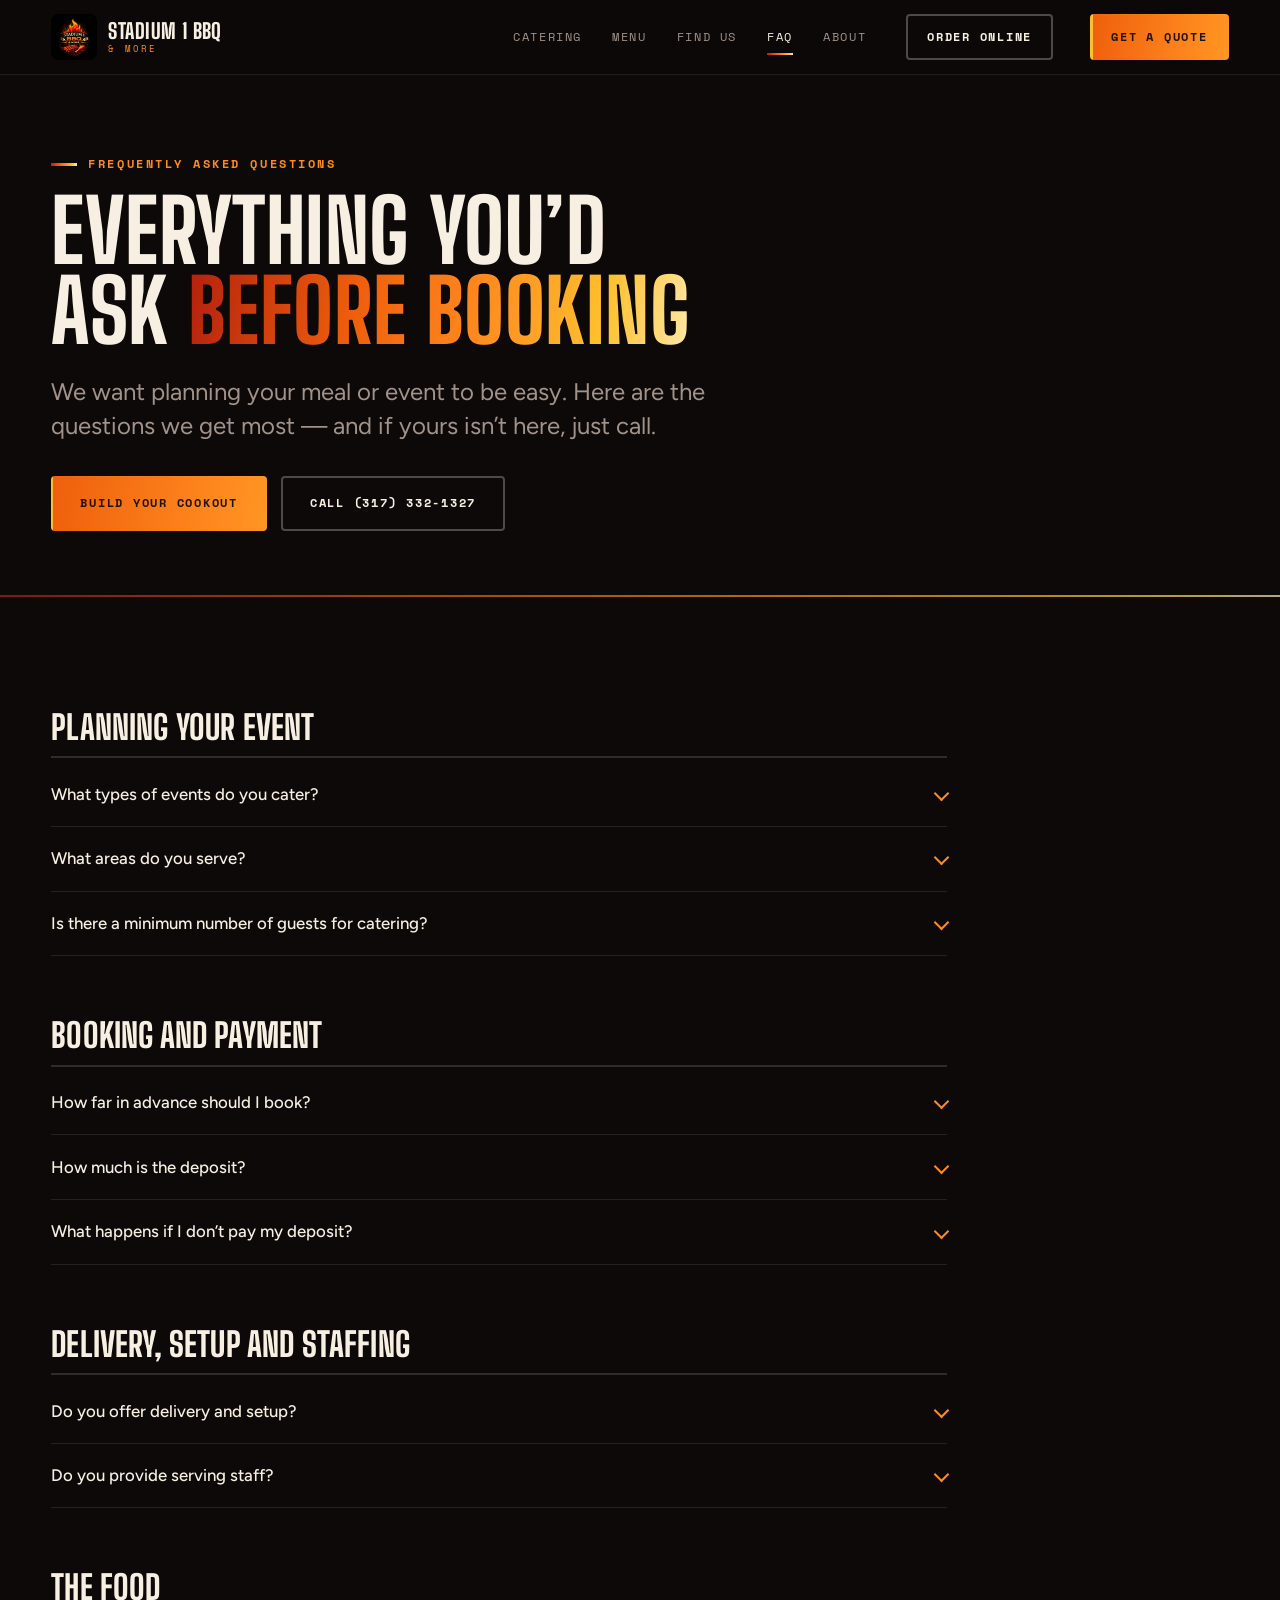
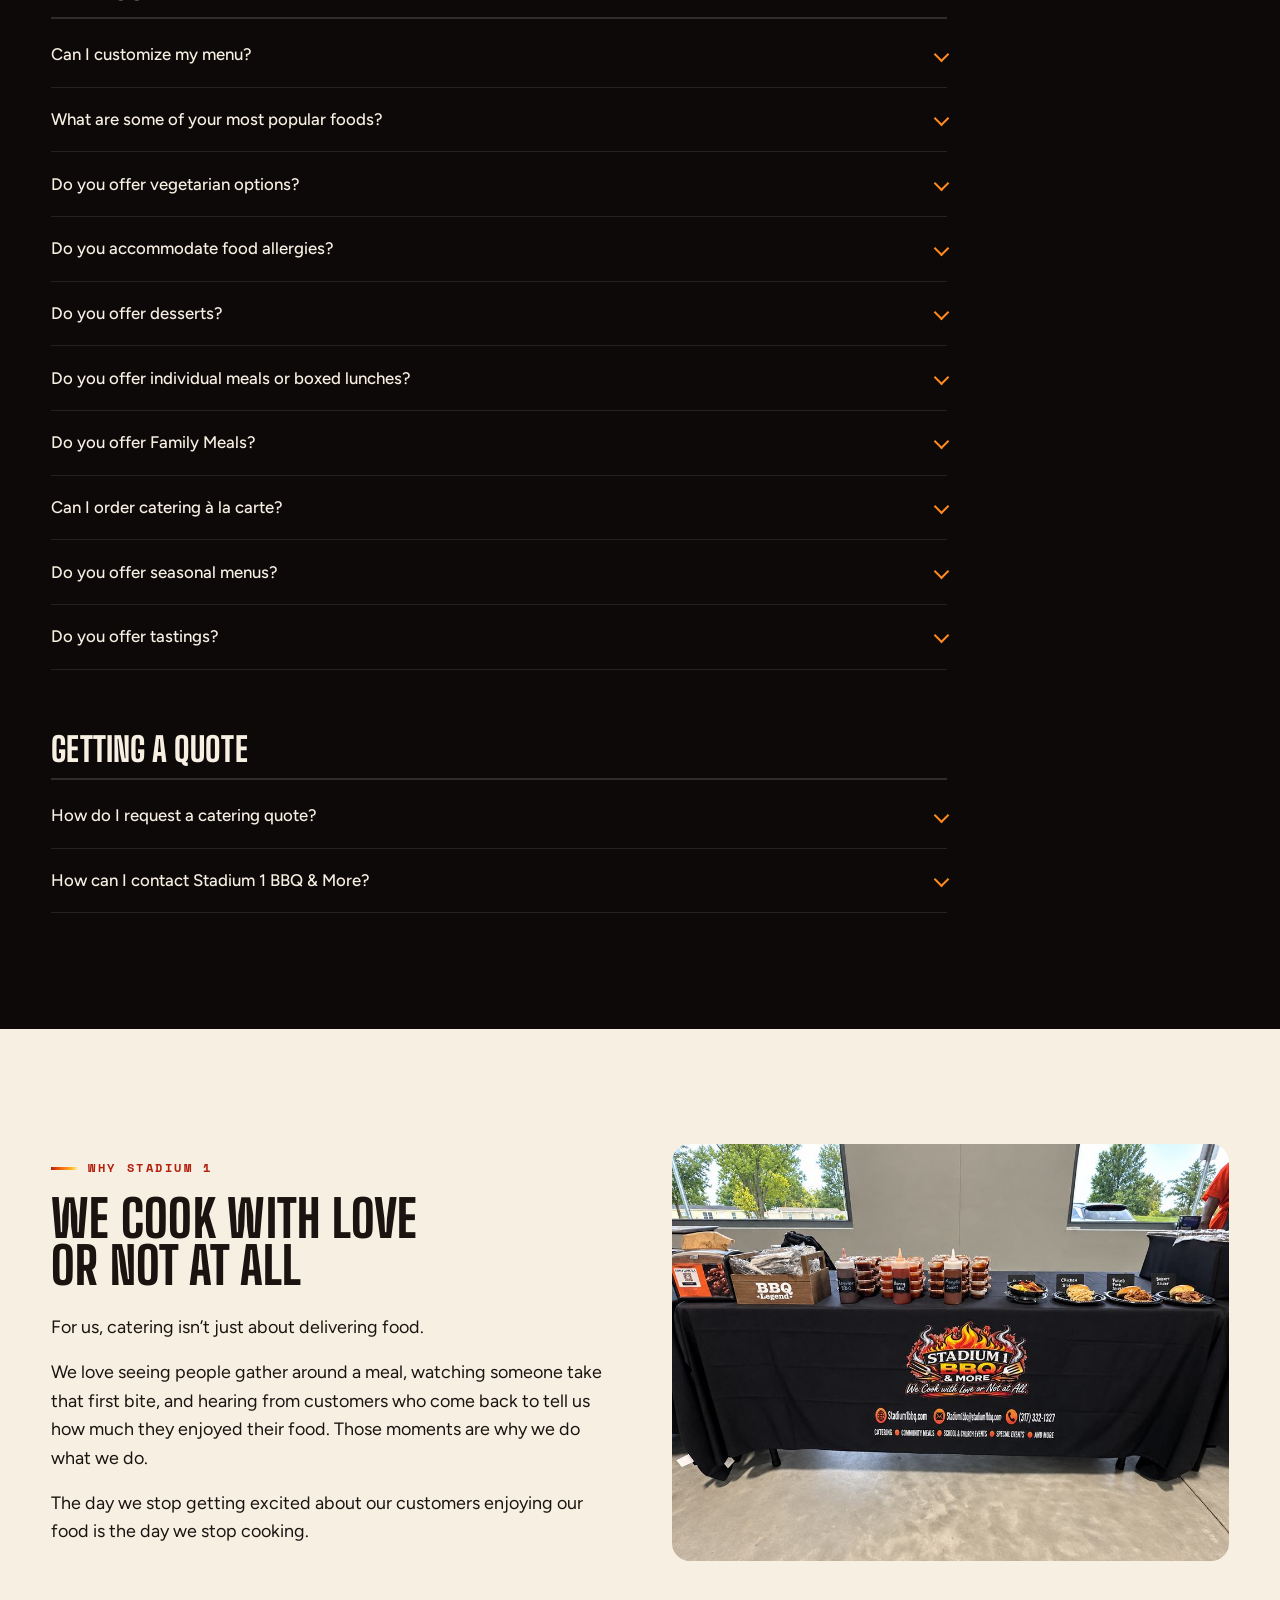
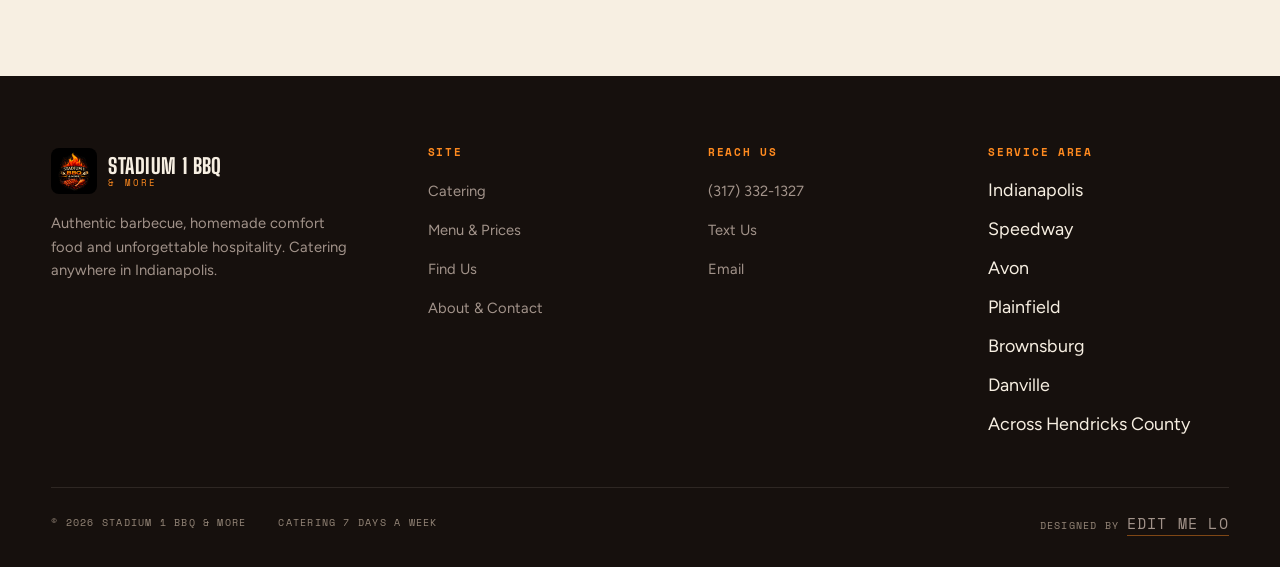
<file: faq/index.html>
<!DOCTYPE html>
<html lang="en">
<head>
<meta charset="utf-8">
<script>document.documentElement.className+=" js";</script>
<meta name="viewport" content="width=device-width, initial-scale=1">
<title>FAQ — Stadium 1 BBQ &amp; More</title>
<meta name="description" content="Answers on catering minimums, deposits, delivery and setup, dietary needs, family meals and how to request a quote from Stadium 1 BBQ &amp; More in Indianapolis.">
<link rel="canonical" href="https://www.stadium1bbq.com/faq">
<meta property="og:title" content="FAQ — Stadium 1 BBQ &amp; More">
<meta property="og:description" content="Catering minimums, deposits, delivery, dietary needs and how to get a quote.">
<meta property="og:url" content="https://www.stadium1bbq.com/menu">
<meta property="og:image" content="https://www.stadium1bbq.com/assets/img/rib-tips.jpg">
<link rel="icon" href="/assets/img/logo-sm.png?v=17">
<link rel="preconnect" href="https://fonts.googleapis.com">
<link rel="preconnect" href="https://fonts.gstatic.com" crossorigin>
<link href="https://fonts.googleapis.com/css2?family=Big+Shoulders+Display:wght@700;800&family=Figtree:wght@400;500;600&family=Space+Mono:wght@400;700&display=swap" rel="stylesheet">
<link rel="stylesheet" href="/assets/css/site.css?v=17">
</head>
<script type="application/ld+json">
{
  "@context": "https://schema.org",
  "@type": "FAQPage",
  "mainEntity": [
    {
      "@type": "Question",
      "name": "What types of events do you cater?",
      "acceptedAnswer": {
        "@type": "Answer",
        "text": "We cater corporate lunches, employee appreciation events, business meetings, community events, birthday celebrations, church events, school functions, family gatherings, and more. Whether you\u2019re feeding 25 people or planning a larger event, we\u2019ll help you create a menu that fits your occasion."
      }
    },
    {
      "@type": "Question",
      "name": "What areas do you serve?",
      "acceptedAnswer": {
        "@type": "Answer",
        "text": "We proudly serve Indianapolis and surrounding communities, including Speedway, Avon, Plainfield, Brownsburg, Danville, and other areas throughout Hendricks County. Contact us if your event is outside our normal service area. We may still be able to accommodate you."
      }
    },
    {
      "@type": "Question",
      "name": "Is there a minimum number of guests for catering?",
      "acceptedAnswer": {
        "@type": "Answer",
        "text": "Yes. Our standard catering minimum is 25 guests. Some special packages and promotional offerings may have different minimums, which will be listed with the package."
      }
    },
    {
      "@type": "Question",
      "name": "How far in advance should I book?",
      "acceptedAnswer": {
        "@type": "Answer",
        "text": "We recommend booking as early as possible, especially for weekends, holidays, corporate events, and larger gatherings. Your date is not reserved until the required deposit has been received."
      }
    },
    {
      "@type": "Question",
      "name": "How much is the deposit?",
      "acceptedAnswer": {
        "@type": "Answer",
        "text": "A 30% deposit is required to secure your catering date. If your event is less than seven days away, full payment is required at the time of booking. Approved contracted clients may have different payment terms."
      }
    },
    {
      "@type": "Question",
      "name": "What happens if I don\u2019t pay my deposit?",
      "acceptedAnswer": {
        "@type": "Answer",
        "text": "Submitting an inquiry or receiving a quote does not reserve your date. Until your deposit is received, the date remains available to other customers. If another customer completes their booking and payment first, we may no longer be able to accommodate your event."
      }
    },
    {
      "@type": "Question",
      "name": "Do you offer delivery and setup?",
      "acceptedAnswer": {
        "@type": "Answer",
        "text": "Yes. Delivery and setup are available for catering orders. Depending on your catering package, we can provide chafing equipment and set up your food so it\u2019s ready for your guests to enjoy. Delivery and setup fees may vary based on location and event requirements."
      }
    },
    {
      "@type": "Question",
      "name": "Do you provide serving staff?",
      "acceptedAnswer": {
        "@type": "Answer",
        "text": "Serving staff may be available depending on the size and type of event. Let us know what level of service you need when requesting your quote."
      }
    },
    {
      "@type": "Question",
      "name": "Can I customize my menu?",
      "acceptedAnswer": {
        "@type": "Answer",
        "text": "Absolutely. We offer several catering packages, but we understand every event is different. Tell us about your event, guest count, budget, and menu preferences, and we\u2019ll help you determine the best options."
      }
    },
    {
      "@type": "Question",
      "name": "What are some of your most popular foods?",
      "acceptedAnswer": {
        "@type": "Answer",
        "text": "Customer favorites include our smoked meats, beef bites, pulled pork, pulled chicken, brisket, mac & cheese, mashed potatoes, green beans, rice, cornbread, and signature BBQ bowls. We also offer seasonal selections throughout the year."
      }
    },
    {
      "@type": "Question",
      "name": "Do you offer vegetarian options?",
      "acceptedAnswer": {
        "@type": "Answer",
        "text": "Yes. Vegetarian options are available, including our mixed vegetable and rice bowl. Please tell us about dietary needs when requesting your quote so we can discuss available options."
      }
    },
    {
      "@type": "Question",
      "name": "Do you accommodate food allergies?",
      "acceptedAnswer": {
        "@type": "Answer",
        "text": "Please let us know about any food allergies or dietary restrictions before placing your order. While we will discuss available options with you, our food is prepared in a shared commercial kitchen, so we cannot guarantee an allergen-free environment."
      }
    },
    {
      "@type": "Question",
      "name": "Do you offer desserts?",
      "acceptedAnswer": {
        "@type": "Answer",
        "text": "Yes. Desserts are available and may include banana pudding, cakes, brownies, cookies, cheesecake cups, dessert shooters, and other seasonal selections. Ask us what\u2019s available for your event."
      }
    },
    {
      "@type": "Question",
      "name": "Do you offer individual meals or boxed lunches?",
      "acceptedAnswer": {
        "@type": "Answer",
        "text": "Yes. Individual meals, bowl options, and other convenient meal formats may be available for corporate, school, community, and workplace events. Contact us with your guest count and we\u2019ll help you choose an option."
      }
    },
    {
      "@type": "Question",
      "name": "Do you offer Family Meals?",
      "acceptedAnswer": {
        "@type": "Answer",
        "text": "Yes. Our Family Meals are designed to make feeding your family easier without sacrificing flavor. Availability, menus, ordering deadlines, and pickup information may vary, so check our Family Meals section for current offerings."
      }
    },
    {
      "@type": "Question",
      "name": "Can I order catering \u00e0 la carte?",
      "acceptedAnswer": {
        "@type": "Answer",
        "text": "Yes. Select meats, sides, breads, desserts, and other items may be ordered \u00e0 la carte. Some specialty items are available by custom quote."
      }
    },
    {
      "@type": "Question",
      "name": "Do you offer seasonal menus?",
      "acceptedAnswer": {
        "@type": "Answer",
        "text": "Yes. We love changing things up throughout the year. Our seasonal offerings may include chili, white chicken chili, corn chowder, chicken corn chowder, chicken jambalaya, holiday favorites, and other limited-time dishes."
      }
    },
    {
      "@type": "Question",
      "name": "Do you offer tastings?",
      "acceptedAnswer": {
        "@type": "Answer",
        "text": "Tastings may be available for qualifying events. Contact us with your event details to discuss availability and pricing."
      }
    },
    {
      "@type": "Question",
      "name": "How do I request a catering quote?",
      "acceptedAnswer": {
        "@type": "Answer",
        "text": "You can submit a catering request through our website or contact us directly. When requesting a quote, please include your event date, estimated guest count, event location, type of event, menu preferences, and any service or setup needs. The more information you provide, the better we can help you build the right catering experience."
      }
    },
    {
      "@type": "Question",
      "name": "How can I contact Stadium 1 BBQ & More?",
      "acceptedAnswer": {
        "@type": "Answer",
        "text": "Call or text (317) 332-1327 or email stadium1bbq@stadium1bbq.com. We\u2019re happy to answer questions and help you start planning your event."
      }
    }
  ]
}
</script>
<body>
<a class="skip-link" href="#main">Skip to content</a>

<header class="masthead">
  <div class="shell masthead__inner">
    <a class="brand" href="/home">
      <img src="/assets/img/logo-sm.png?v=17" alt="" width="46" height="46">
      <span class="brand__type">
        <span class="brand__name">Stadium 1 BBQ</span>
        <span class="brand__sub">&amp; More</span>
      </span>
    </a>
    <button class="burger" data-burger aria-expanded="false" aria-controls="nav" aria-label="Menu">
      <span></span><span></span><span></span>
    </button>
    <nav class="nav" id="nav" data-nav aria-label="Main">
      <a class="nav__link" href="/catering">Catering</a>
      <a class="nav__link" href="/menu">Menu</a>
      <a class="nav__link" href="/find-us">Find Us</a>
      <a class="nav__link" href="/faq" aria-current="page">FAQ</a>
      <a class="nav__link" href="/about">About</a>
      <a class="btn btn--ghost nav__cta nav__cta--order" href="/find-us#order">Order Online</a>
      <a class="btn btn--fire nav__cta" href="/catering#build">Get a Quote</a>
    </nav>
  </div>
</header>

<main id="main">

  <section class="band band--tight" style="padding-top:clamp(3rem,7vw,5rem)">
    <div class="shell">
      <p class="eyebrow">Frequently asked questions</p>
      <h1 class="h-lg" style="max-width:17ch">Everything you&rsquo;d ask <span class="hot">before booking</span></h1>
      <p class="lede" style="margin-top:1.5rem">We want planning your meal or event to be easy. Here are the questions we get most &mdash; and if yours isn&rsquo;t here, just call.</p>
      <div class="btn-row" style="margin-top:2rem">
        <a class="btn btn--fire" href="/catering#build">Build Your Cookout</a>
        <a class="btn btn--ghost" href="tel:+13173321327">Call (317) 332-1327</a>
      </div>
    </div>
  </section>

  <hr class="rule rule--thin">

  <section class="band">
    <div class="shell">
      <div class="faq">
      <div class="faq__group" data-reveal>
        <h2 class="faq__group-title">Planning your event</h2>
        <details class="faq__item">
          <summary class="faq__q">What types of events do you cater?</summary>
          <div class="faq__a">
            <p>We cater corporate lunches, employee appreciation events, business meetings, community events, birthday celebrations, church events, school functions, family gatherings, and more.</p>
            <p>Whether you&rsquo;re feeding 25 people or planning a larger event, we&rsquo;ll help you create a menu that fits your occasion.</p>
          </div>
        </details>
        <details class="faq__item">
          <summary class="faq__q">What areas do you serve?</summary>
          <div class="faq__a">
            <p>We proudly serve Indianapolis and surrounding communities, including Speedway, Avon, Plainfield, Brownsburg, Danville, and other areas throughout Hendricks County.</p>
            <p>Contact us if your event is outside our normal service area. We may still be able to accommodate you.</p>
          </div>
        </details>
        <details class="faq__item">
          <summary class="faq__q">Is there a minimum number of guests for catering?</summary>
          <div class="faq__a">
            <p>Yes. Our standard catering minimum is 25 guests.</p>
            <p>Some special packages and promotional offerings may have different minimums, which will be listed with the package.</p>
          </div>
        </details>
      </div>
      <div class="faq__group" data-reveal>
        <h2 class="faq__group-title">Booking and payment</h2>
        <details class="faq__item">
          <summary class="faq__q">How far in advance should I book?</summary>
          <div class="faq__a">
            <p>We recommend booking as early as possible, especially for weekends, holidays, corporate events, and larger gatherings.</p>
            <p>Your date is not reserved until the required deposit has been received.</p>
          </div>
        </details>
        <details class="faq__item">
          <summary class="faq__q">How much is the deposit?</summary>
          <div class="faq__a">
            <p>A 30% deposit is required to secure your catering date.</p>
            <p>If your event is less than seven days away, full payment is required at the time of booking.</p>
            <p>Approved contracted clients may have different payment terms.</p>
          </div>
        </details>
        <details class="faq__item">
          <summary class="faq__q">What happens if I don&rsquo;t pay my deposit?</summary>
          <div class="faq__a">
            <p>Submitting an inquiry or receiving a quote does not reserve your date.</p>
            <p>Until your deposit is received, the date remains available to other customers. If another customer completes their booking and payment first, we may no longer be able to accommodate your event.</p>
          </div>
        </details>
      </div>
      <div class="faq__group" data-reveal>
        <h2 class="faq__group-title">Delivery, setup and staffing</h2>
        <details class="faq__item">
          <summary class="faq__q">Do you offer delivery and setup?</summary>
          <div class="faq__a">
            <p>Yes. Delivery and setup are available for catering orders.</p>
            <p>Depending on your catering package, we can provide chafing equipment and set up your food so it&rsquo;s ready for your guests to enjoy.</p>
            <p>Delivery and setup fees may vary based on location and event requirements.</p>
          </div>
        </details>
        <details class="faq__item">
          <summary class="faq__q">Do you provide serving staff?</summary>
          <div class="faq__a">
            <p>Serving staff may be available depending on the size and type of event. Let us know what level of service you need when requesting your quote.</p>
          </div>
        </details>
      </div>
      <div class="faq__group" data-reveal>
        <h2 class="faq__group-title">The food</h2>
        <details class="faq__item">
          <summary class="faq__q">Can I customize my menu?</summary>
          <div class="faq__a">
            <p>Absolutely.</p>
            <p>We offer several catering packages, but we understand every event is different. Tell us about your event, guest count, budget, and menu preferences, and we&rsquo;ll help you determine the best options.</p>
          </div>
        </details>
        <details class="faq__item">
          <summary class="faq__q">What are some of your most popular foods?</summary>
          <div class="faq__a">
            <p>Customer favorites include our smoked meats, beef bites, pulled pork, pulled chicken, brisket, mac &amp; cheese, mashed potatoes, green beans, rice, cornbread, and signature BBQ bowls.</p>
            <p>We also offer seasonal selections throughout the year.</p>
          </div>
        </details>
        <details class="faq__item">
          <summary class="faq__q">Do you offer vegetarian options?</summary>
          <div class="faq__a">
            <p>Yes. Vegetarian options are available, including our mixed vegetable and rice bowl.</p>
            <p>Please tell us about dietary needs when requesting your quote so we can discuss available options.</p>
          </div>
        </details>
        <details class="faq__item">
          <summary class="faq__q">Do you accommodate food allergies?</summary>
          <div class="faq__a">
            <p>Please let us know about any food allergies or dietary restrictions before placing your order.</p>
            <p>While we will discuss available options with you, our food is prepared in a shared commercial kitchen, so we cannot guarantee an allergen-free environment.</p>
          </div>
        </details>
        <details class="faq__item">
          <summary class="faq__q">Do you offer desserts?</summary>
          <div class="faq__a">
            <p>Yes. Desserts are available and may include banana pudding, cakes, brownies, cookies, cheesecake cups, dessert shooters, and other seasonal selections.</p>
            <p>Ask us what&rsquo;s available for your event.</p>
          </div>
        </details>
        <details class="faq__item">
          <summary class="faq__q">Do you offer individual meals or boxed lunches?</summary>
          <div class="faq__a">
            <p>Yes. Individual meals, bowl options, and other convenient meal formats may be available for corporate, school, community, and workplace events.</p>
            <p>Contact us with your guest count and we&rsquo;ll help you choose an option.</p>
          </div>
        </details>
        <details class="faq__item">
          <summary class="faq__q">Do you offer Family Meals?</summary>
          <div class="faq__a">
            <p>Yes. Our Family Meals are designed to make feeding your family easier without sacrificing flavor.</p>
            <p>Availability, menus, ordering deadlines, and pickup information may vary, so check our <a href="/menu#family">Family Meals section</a> for current offerings.</p>
          </div>
        </details>
        <details class="faq__item">
          <summary class="faq__q">Can I order catering &agrave; la carte?</summary>
          <div class="faq__a">
            <p>Yes. Select meats, sides, breads, desserts, and other items may be ordered &agrave; la carte.</p>
            <p>Some specialty items are available by custom quote.</p>
          </div>
        </details>
        <details class="faq__item">
          <summary class="faq__q">Do you offer seasonal menus?</summary>
          <div class="faq__a">
            <p>Yes. We love changing things up throughout the year.</p>
            <p>Our seasonal offerings may include chili, white chicken chili, corn chowder, chicken corn chowder, chicken jambalaya, holiday favorites, and other limited-time dishes.</p>
          </div>
        </details>
        <details class="faq__item">
          <summary class="faq__q">Do you offer tastings?</summary>
          <div class="faq__a">
            <p>Tastings may be available for qualifying events. Contact us with your event details to discuss availability and pricing.</p>
          </div>
        </details>
      </div>
      <div class="faq__group" data-reveal>
        <h2 class="faq__group-title">Getting a quote</h2>
        <details class="faq__item">
          <summary class="faq__q">How do I request a catering quote?</summary>
          <div class="faq__a">
            <p>You can <a href="/catering#quote">submit a catering request</a> through our website or contact us directly.</p>
            <p>When requesting a quote, please include your event date, estimated guest count, event location, type of event, menu preferences, and any service or setup needs.</p>
            <p>The more information you provide, the better we can help you build the right catering experience.</p>
          </div>
        </details>
        <details class="faq__item">
          <summary class="faq__q">How can I contact Stadium 1 BBQ &amp; More?</summary>
          <div class="faq__a">
            <p>Call or text <a href="tel:+13173321327">(317) 332-1327</a> or email <a href="mailto:stadium1bbq@stadium1bbq.com">stadium1bbq@stadium1bbq.com</a>.</p>
            <p>We&rsquo;re happy to answer questions and help you start planning your event.</p>
          </div>
        </details>
      </div>
      </div>
    </div>
  </section>

  <section class="band band--cream">
    <div class="shell">
      <div class="split" style="align-items:center">
        <div data-reveal>
          <p class="eyebrow">Why Stadium 1</p>
          <h2 class="h-md">We cook with love<br>or not at all</h2>
          <div class="prose" style="margin-top:1.5rem">
            <p>For us, catering isn&rsquo;t just about delivering food.</p>
            <p>We love seeing people gather around a meal, watching someone take that first bite, and hearing from customers who come back to tell us how much they enjoyed their food. Those moments are why we do what we do.</p>
            <p>The day we stop getting excited about our customers enjoying our food is the day we stop cooking.</p>
          </div>
        </div>
        <div class="split__media" data-reveal data-reveal-delay="1">
          <img src="/assets/img/catering-table.jpg?v=17" alt="A Stadium 1 BBQ catering table set up for an event" loading="lazy" width="1000" height="750">
        </div>
      </div>
    </div>
  </section>

</main>

<footer class="footer">
  <div class="shell">
    <div class="footer__grid">
      <div>
        <a class="brand" href="/home" style="margin-bottom:1.1rem">
          <img src="/assets/img/logo-sm.png?v=17" alt="" width="46" height="46">
          <span class="brand__type">
            <span class="brand__name">Stadium 1 BBQ</span>
            <span class="brand__sub">&amp; More</span>
          </span>
        </a>
        <p class="footer__blurb">Authentic barbecue, homemade comfort food and unforgettable hospitality. Catering anywhere in Indianapolis.</p>
      </div>
      <div>
        <h3>Site</h3>
        <ul>
          <li><a href="/catering">Catering</a></li>
          <li><a href="/menu">Menu &amp; Prices</a></li>
          <li><a href="/find-us">Find Us</a></li>
          <li><a href="/about">About &amp; Contact</a></li>
        </ul>
      </div>
      <div>
        <h3>Reach Us</h3>
        <ul>
          <li><a href="tel:+13173321327">(317) 332-1327</a></li>
          <li><a href="sms:+13173321327">Text Us</a></li>
          <li><a href="mailto:stadium1bbq@stadium1bbq.com">Email</a></li>
        </ul>
      </div>
      <div>
        <h3>Service Area</h3>
        <ul>
          <li>Indianapolis</li>
          <li>Speedway</li>
          <li>Avon</li>
          <li>Plainfield</li>
          <li>Brownsburg</li>
          <li>Danville</li>
          <li>Across Hendricks County</li>
        </ul>
      </div>
    </div>
    <div class="footer__bottom">
      <p>&copy; <span data-year>2026</span> Stadium 1 BBQ &amp; More</p>
      <p>Catering 7 Days a Week</p>
      <p class="footer__credit">Designed by <a href="https://www.editmelo.com/" target="_blank" rel="noopener">Edit Me Lo</a></p>
    </div>
  </div>
</footer>

<script src="/assets/js/site.js?v=17" defer></script>
</body>
</html>
</file>
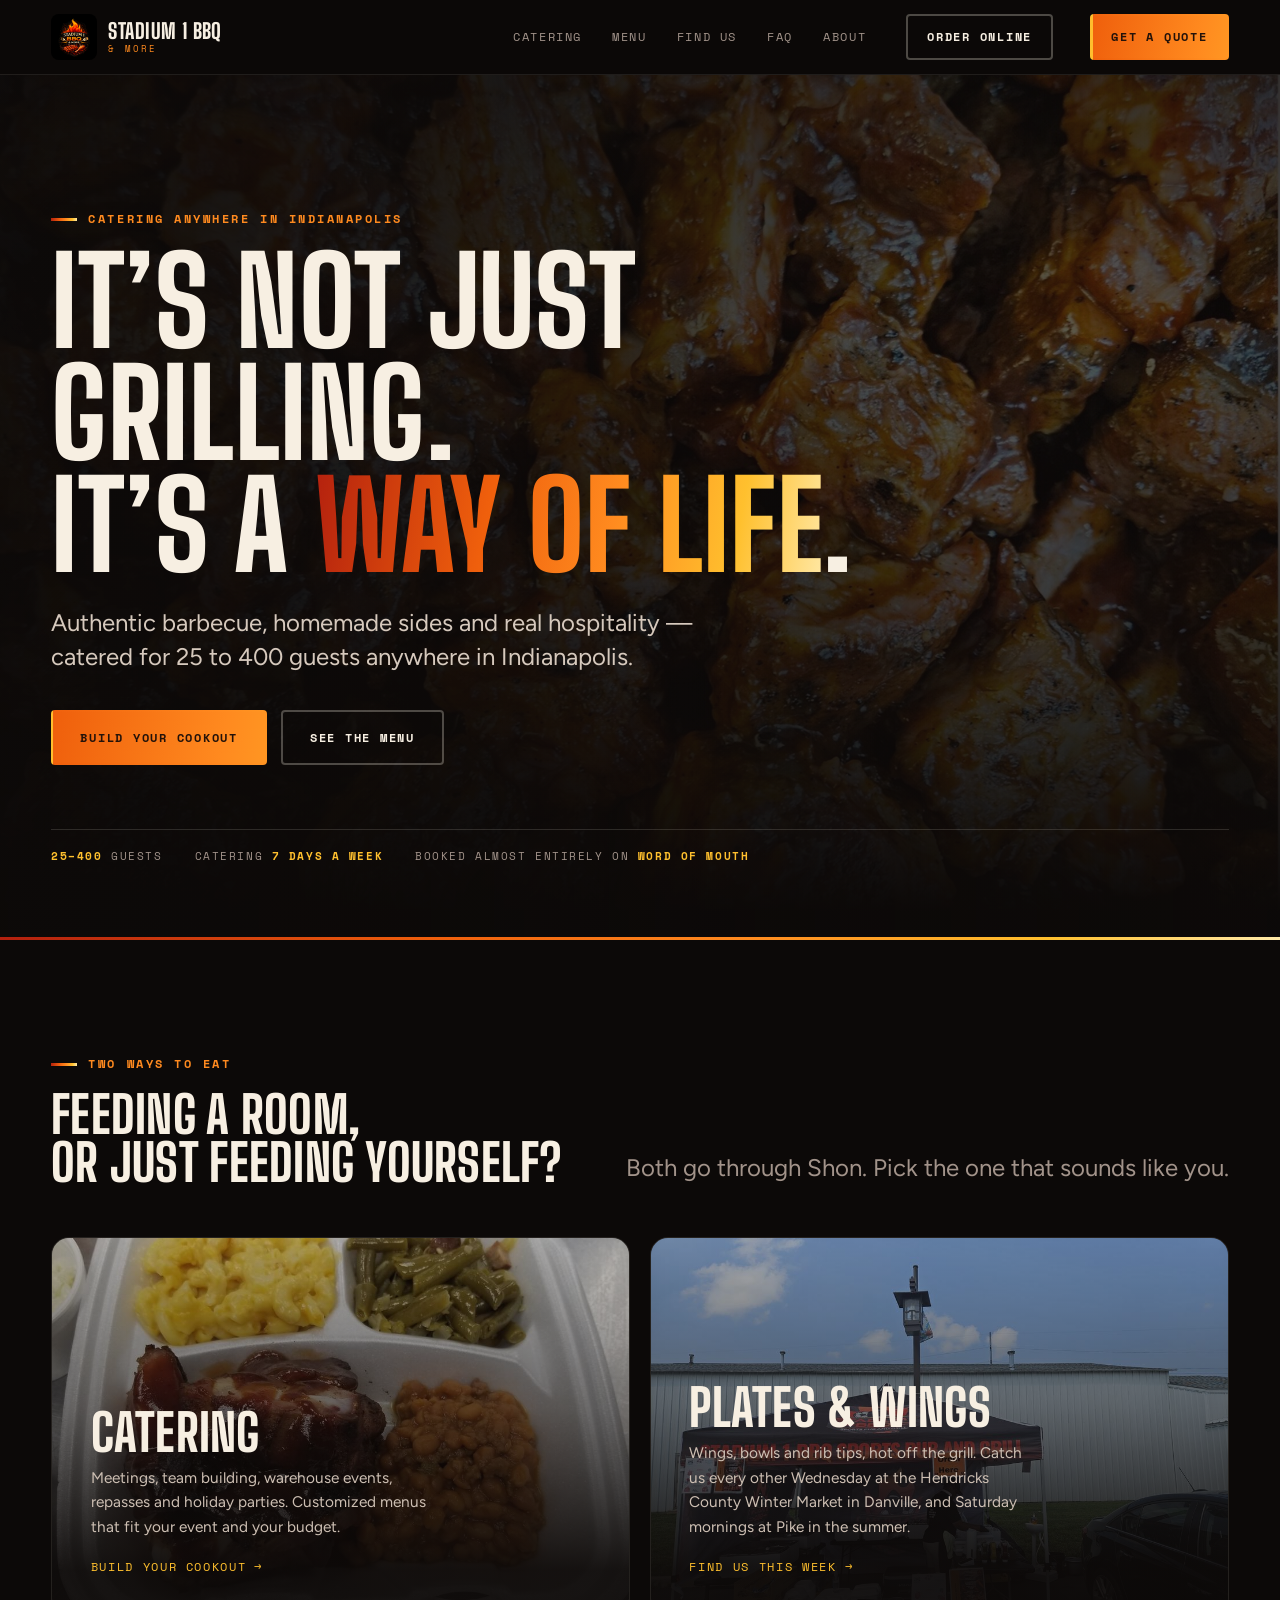
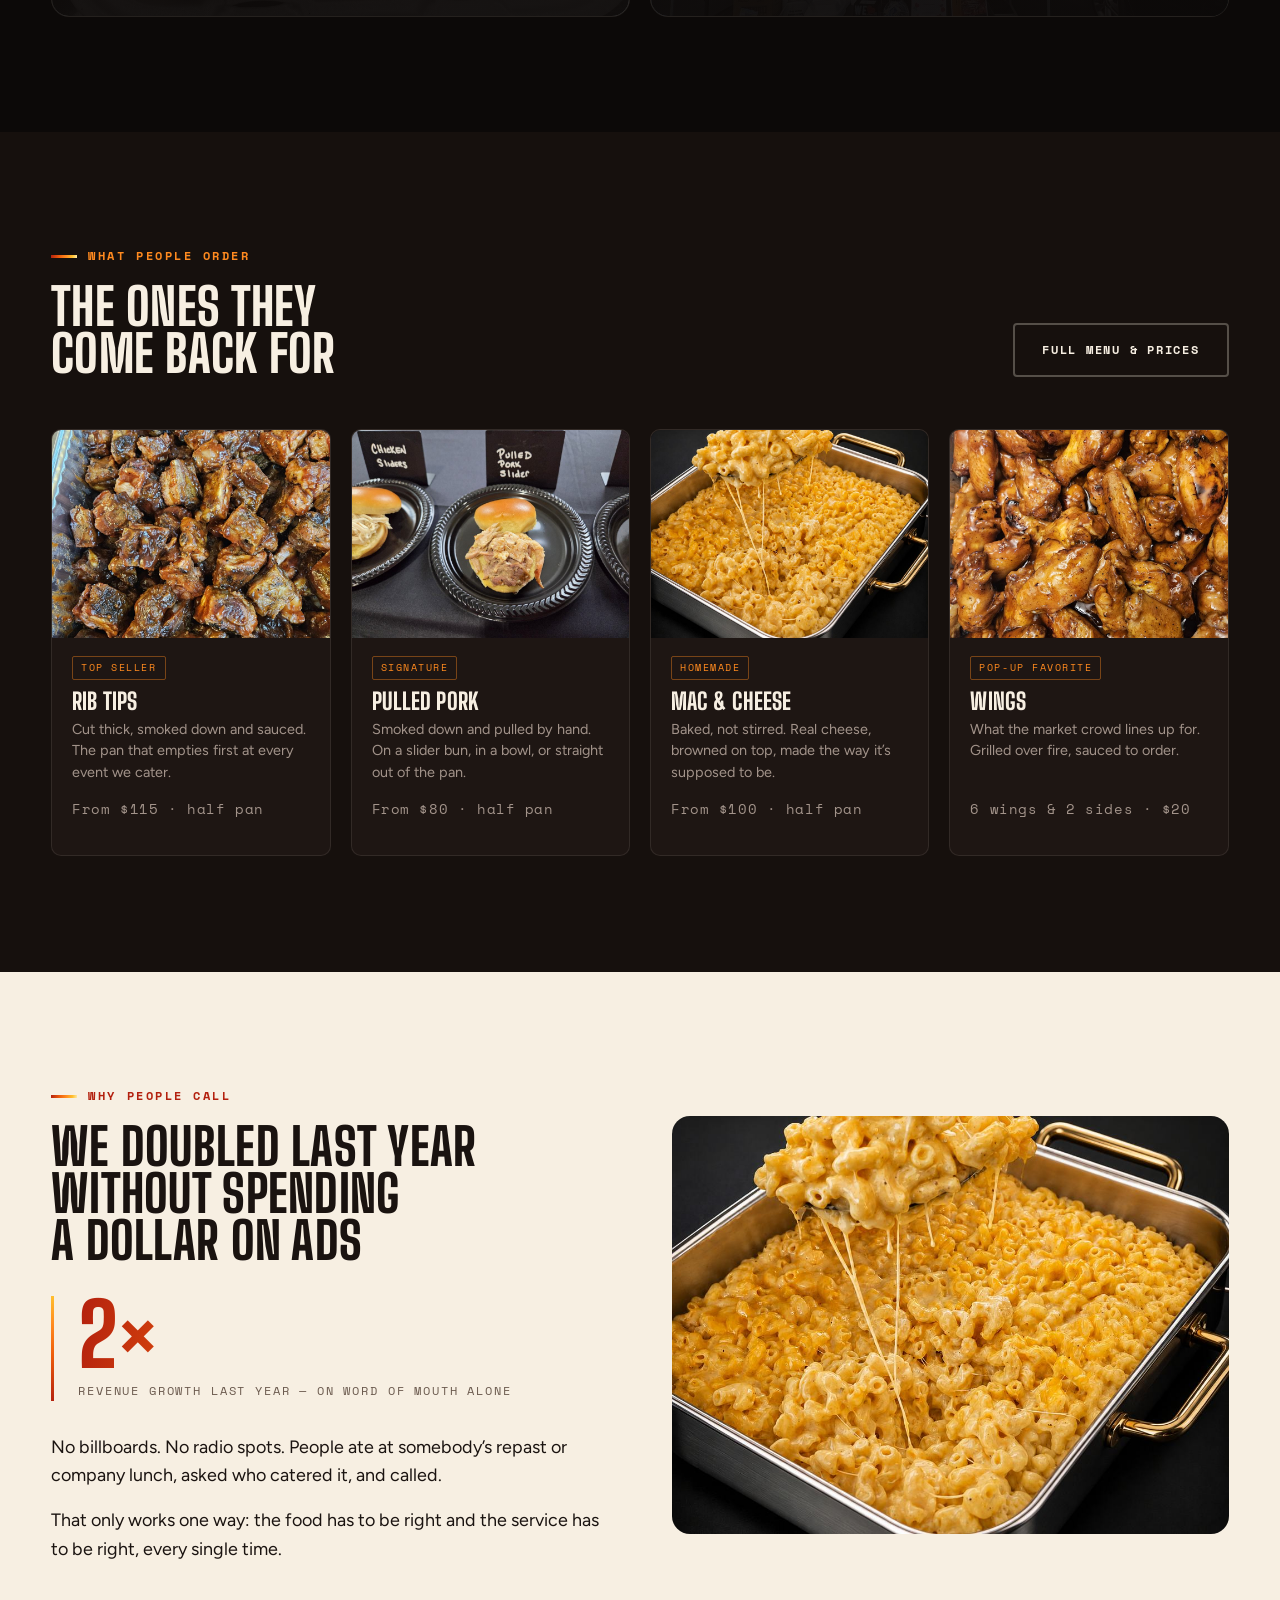
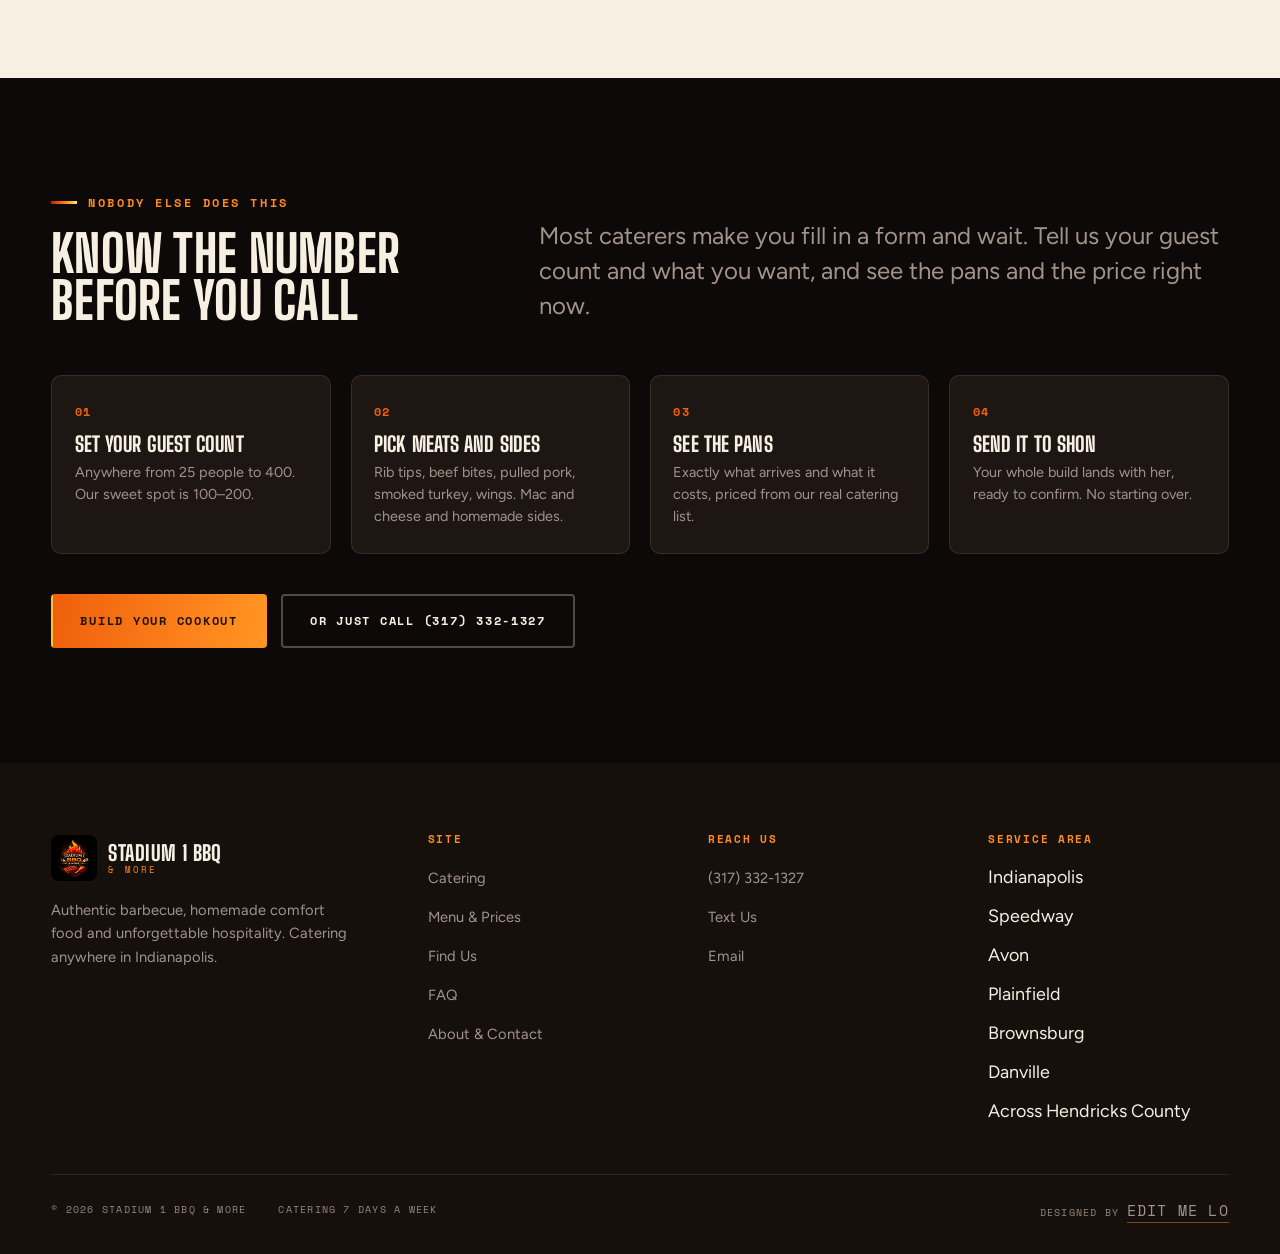
<file: home/index.html>
<!DOCTYPE html>
<html lang="en">
<head>
<meta charset="utf-8">
<script>document.documentElement.className+=" js";</script>
<meta name="viewport" content="width=device-width, initial-scale=1">
<title>Stadium 1 BBQ &amp; More — BBQ Catering in Indianapolis</title>
<meta name="description" content="Authentic barbecue, homemade sides and real hospitality. Catering for 25 to 400 guests anywhere in Indianapolis. Build your cookout and get an instant estimate.">
<link rel="canonical" href="https://www.stadium1bbq.com/home">
<meta property="og:title" content="Stadium 1 BBQ &amp; More — BBQ Catering in Indianapolis">
<meta property="og:description" content="Authentic barbecue, homemade sides and real hospitality. Catering for 25 to 400 guests.">
<meta property="og:url" content="https://www.stadium1bbq.com/home">
<meta property="og:image" content="https://www.stadium1bbq.com/assets/img/rib-tips.jpg">
<meta property="og:type" content="website">
<link rel="icon" href="/assets/img/logo-sm.png?v=17">
<link rel="preconnect" href="https://fonts.googleapis.com">
<link rel="preconnect" href="https://fonts.gstatic.com" crossorigin>
<link href="https://fonts.googleapis.com/css2?family=Big+Shoulders+Display:wght@700;800&family=Figtree:wght@400;500;600&family=Space+Mono:wght@400;700&display=swap" rel="stylesheet">
<link rel="stylesheet" href="/assets/css/site.css?v=17">
<script type="application/ld+json">
{
  "@context": "https://schema.org",
  "@type": "FoodEstablishment",
  "name": "Stadium 1 BBQ & More",
  "servesCuisine": ["Barbecue", "Soul Food", "American"],
  "telephone": "+1-317-332-1327",
  "email": "stadium1bbq@stadium1bbq.com",
  "url": "https://www.stadium1bbq.com/home",
  "image": "https://www.stadium1bbq.com/assets/img/rib-tips.jpg",
  "areaServed": [
    { "@type": "City", "name": "Indianapolis", "addressRegion": "IN" },
    { "@type": "State", "name": "Indiana" }
  ],
  "founder": { "@type": "Person", "name": "Shon LaRoi" }
}
</script>
</head>
<body>
<a class="skip-link" href="#main">Skip to content</a>

<header class="masthead">
  <div class="shell masthead__inner">
    <a class="brand" href="/home">
      <img src="/assets/img/logo-sm.png?v=17" alt="" width="46" height="46">
      <span class="brand__type">
        <span class="brand__name">Stadium 1 BBQ</span>
        <span class="brand__sub">&amp; More</span>
      </span>
    </a>
    <button class="burger" data-burger aria-expanded="false" aria-controls="nav" aria-label="Menu">
      <span></span><span></span><span></span>
    </button>
    <nav class="nav" id="nav" data-nav aria-label="Main">
      <a class="nav__link" href="/catering">Catering</a>
      <a class="nav__link" href="/menu">Menu</a>
      <a class="nav__link" href="/find-us">Find Us</a>
      <a class="nav__link" href="/faq">FAQ</a>
      <a class="nav__link" href="/about">About</a>
      <a class="btn btn--ghost nav__cta nav__cta--order" href="/find-us#order">Order Online</a>
      <a class="btn btn--fire nav__cta" href="/catering#build">Get a Quote</a>
    </nav>
  </div>
</header>

<main id="main">

  <!-- ── Hero ────────────────────────────────────────────────── -->
  <section class="hero hero--bright">
    <div class="hero__media">
      <img src="/assets/img/rib-tips.jpg?v=17" alt="" fetchpriority="high" width="1600" height="1600">
    </div>
    <div class="shell hero__inner">
      <p class="eyebrow">Catering anywhere in Indianapolis</p>
      <h1>It&rsquo;s not just grilling.<br>It&rsquo;s a <span class="hot">way of life</span>.</h1>
      <p class="lede">Authentic barbecue, homemade sides and real hospitality &mdash; catered for 25 to 400 guests anywhere in Indianapolis.</p>
      <div class="btn-row">
        <a class="btn btn--fire" href="/catering#build">Build Your Cookout</a>
        <a class="btn btn--ghost" href="/menu">See the Menu</a>
      </div>
      <p class="facts">
        <span><b>25&ndash;400</b> guests</span>
        <span>Catering <b>7 days a week</b></span>
        <span>Booked almost entirely on <b>word of mouth</b></span>
      </p>
    </div>
  </section>

  <hr class="rule">

  <!-- ── Two doors ───────────────────────────────────────────── -->
  <section class="band">
    <div class="shell">
      <div class="head" data-reveal>
        <div>
          <p class="eyebrow">Two ways to eat</p>
          <h2 class="h-md">Feeding a room,<br>or just feeding yourself?</h2>
        </div>
        <p class="lede">Both go through Shon. Pick the one that sounds like you.</p>
      </div>

      <div class="doors">
        <a class="door" href="/catering" data-reveal>
          <img src="/assets/img/plate.jpg?v=17" alt="A barbecue plate with ribs, mac and cheese, green beans and baked beans" loading="lazy">
          <h3>Catering</h3>
          <p>Meetings, team building, warehouse events, repasses and holiday parties. Customized menus that fit your event and your budget.</p>
          <span class="door__go">Build Your Cookout <span>&rarr;</span></span>
        </a>
        <a class="door" href="/find-us" data-reveal data-reveal-delay="1">
          <img src="/assets/img/market-stall.jpg?v=17" alt="The Stadium 1 BBQ tent set up at a farmers market" loading="lazy">
          <h3>Plates &amp; Wings</h3>
          <p>Wings, bowls and rib tips, hot off the grill. Catch us every other Wednesday at the Hendricks County Winter Market in Danville, and Saturday mornings at Pike in the summer.</p>
          <span class="door__go">Find Us This Week <span>&rarr;</span></span>
        </a>
      </div>
    </div>
  </section>

  <!-- ── Signature plates ────────────────────────────────────── -->
  <section class="band band--coal">
    <div class="shell">
      <div class="head" data-reveal>
        <div>
          <p class="eyebrow">What people order</p>
          <h2 class="h-md">The ones they<br>come back for</h2>
        </div>
        <a class="btn btn--ghost" href="/menu">Full Menu &amp; Prices</a>
      </div>

      <div class="dishes">
        <article class="dish" data-reveal>
          <div class="dish__img"><img src="/assets/img/rib-tips-pan.jpg?v=17" alt="A catering pan filled with sauced rib tips" loading="lazy" width="1000" height="750" decoding="async"></div>
          <div class="dish__body">
            <span class="dish__tag">Top Seller</span>
            <h3>Rib Tips</h3>
            <p>Cut thick, smoked down and sauced. The pan that empties first at every event we cater.</p>
            <p class="dish__price">From $115 &middot; half pan</p>
          </div>
        </article>

        <article class="dish" data-reveal data-reveal-delay="1">
          <div class="dish__img"><img src="/assets/img/slider-pork.jpg?v=17" alt="A pulled pork slider on a soft bun" loading="lazy" width="1000" height="750" decoding="async"></div>
          <div class="dish__body">
            <span class="dish__tag">Signature</span>
            <h3>Pulled Pork</h3>
            <p>Smoked down and pulled by hand. On a slider bun, in a bowl, or straight out of the pan.</p>
            <p class="dish__price">From $80 &middot; half pan</p>
          </div>
        </article>

        <article class="dish" data-reveal data-reveal-delay="2">
          <div class="dish__img"><img src="/assets/img/mac-cheese-pull.jpg?v=17" alt="Baked macaroni and cheese being lifted from the pan" loading="lazy" width="1000" height="750" decoding="async"></div>
          <div class="dish__body">
            <span class="dish__tag">Homemade</span>
            <h3>Mac &amp; Cheese</h3>
            <p>Baked, not stirred. Real cheese, browned on top, made the way it&rsquo;s supposed to be.</p>
            <p class="dish__price">From $100 &middot; half pan</p>
          </div>
        </article>

        <article class="dish" data-reveal data-reveal-delay="3">
          <div class="dish__img"><img src="/assets/img/wings.jpg?v=17" alt="Barbecue wings piled in a serving pan" loading="lazy" width="1000" height="750" decoding="async"></div>
          <div class="dish__body">
            <span class="dish__tag">Pop-up favorite</span>
            <h3>Wings</h3>
            <p>What the market crowd lines up for. Grilled over fire, sauced to order.</p>
            <p class="dish__price">6 wings &amp; 2 sides &middot; $20</p>
          </div>
        </article>
      </div>
    </div>
  </section>

  <!-- ── Word of mouth ───────────────────────────────────────── -->
  <section class="band band--cream">
    <div class="shell">
      <div class="split">
        <div data-reveal>
          <p class="eyebrow">Why people call</p>
          <h2 class="h-md">We doubled last year<br>without spending<br>a dollar on ads</h2>
          <div class="stat">
            <div class="stat__num">2&times;</div>
            <p class="stat__label">Revenue growth last year &mdash; on word of mouth alone</p>
          </div>
          <div class="prose">
            <p>No billboards. No radio spots. People ate at somebody&rsquo;s repast or company lunch, asked who catered it, and called.</p>
            <p>That only works one way: the food has to be right and the service has to be right, every single time.</p>
          </div>
        </div>
        <div class="split__media" data-reveal data-reveal-delay="1">
          <img src="/assets/img/mac-cheese-pull.jpg?v=17" alt="Baked macaroni and cheese being lifted from a catering pan" loading="lazy">
        </div>
      </div>
    </div>
  </section>

  <!-- ── Estimator teaser ────────────────────────────────────── -->
  <section class="band">
    <div class="shell">
      <div class="head" data-reveal>
        <div>
          <p class="eyebrow">Nobody else does this</p>
          <h2 class="h-md">Know the number<br>before you call</h2>
        </div>
        <p class="lede">Most caterers make you fill in a form and wait. Tell us your guest count and what you want, and see the pans and the price right now.</p>
      </div>

      <div class="steps">
        <div class="step" data-reveal>
          <h3>Set your guest count</h3>
          <p>Anywhere from 25 people to 400. Our sweet spot is 100&ndash;200.</p>
        </div>
        <div class="step" data-reveal data-reveal-delay="1">
          <h3>Pick meats and sides</h3>
          <p>Rib tips, beef bites, pulled pork, smoked turkey, wings. Mac and cheese and homemade sides.</p>
        </div>
        <div class="step" data-reveal data-reveal-delay="2">
          <h3>See the pans</h3>
          <p>Exactly what arrives and what it costs, priced from our real catering list.</p>
        </div>
        <div class="step" data-reveal data-reveal-delay="3">
          <h3>Send it to Shon</h3>
          <p>Your whole build lands with her, ready to confirm. No starting over.</p>
        </div>
      </div>

      <div class="btn-row" style="margin-top:2.5rem" data-reveal>
        <a class="btn btn--fire" href="/catering#build">Build Your Cookout</a>
        <a class="btn btn--ghost" href="tel:+13173321327">Or Just Call (317) 332-1327</a>
      </div>
    </div>
  </section>

</main>

<footer class="footer">
  <div class="shell">
    <div class="footer__grid">
      <div>
        <a class="brand" href="/home" style="margin-bottom:1.1rem">
          <img src="/assets/img/logo-sm.png?v=17" alt="" width="46" height="46">
          <span class="brand__type">
            <span class="brand__name">Stadium 1 BBQ</span>
            <span class="brand__sub">&amp; More</span>
          </span>
        </a>
        <p class="footer__blurb">Authentic barbecue, homemade comfort food and unforgettable hospitality. Catering anywhere in Indianapolis.</p>
      </div>
      <div>
        <h3>Site</h3>
        <ul>
          <li><a href="/catering">Catering</a></li>
          <li><a href="/menu">Menu &amp; Prices</a></li>
          <li><a href="/find-us">Find Us</a></li>
          <li><a href="/faq">FAQ</a></li>
          <li><a href="/about">About &amp; Contact</a></li>
        </ul>
      </div>
      <div>
        <h3>Reach Us</h3>
        <ul>
          <li><a href="tel:+13173321327">(317) 332-1327</a></li>
          <li><a href="sms:+13173321327">Text Us</a></li>
          <li><a href="mailto:stadium1bbq@stadium1bbq.com">Email</a></li>
        </ul>
      </div>
      <div>
        <h3>Service Area</h3>
        <ul>
          <li>Indianapolis</li>
          <li>Speedway</li>
          <li>Avon</li>
          <li>Plainfield</li>
          <li>Brownsburg</li>
          <li>Danville</li>
          <li>Across Hendricks County</li>
        </ul>
      </div>
    </div>
    <div class="footer__bottom">
      <p>&copy; <span data-year>2026</span> Stadium 1 BBQ &amp; More</p>
      <p>Catering 7 Days a Week</p>
      <p class="footer__credit">Designed by <a href="https://www.editmelo.com/" target="_blank" rel="noopener">Edit Me Lo</a></p>
    </div>
  </div>
</footer>

<script src="/assets/js/site.js?v=17" defer></script>
</body>
</html>
</file>
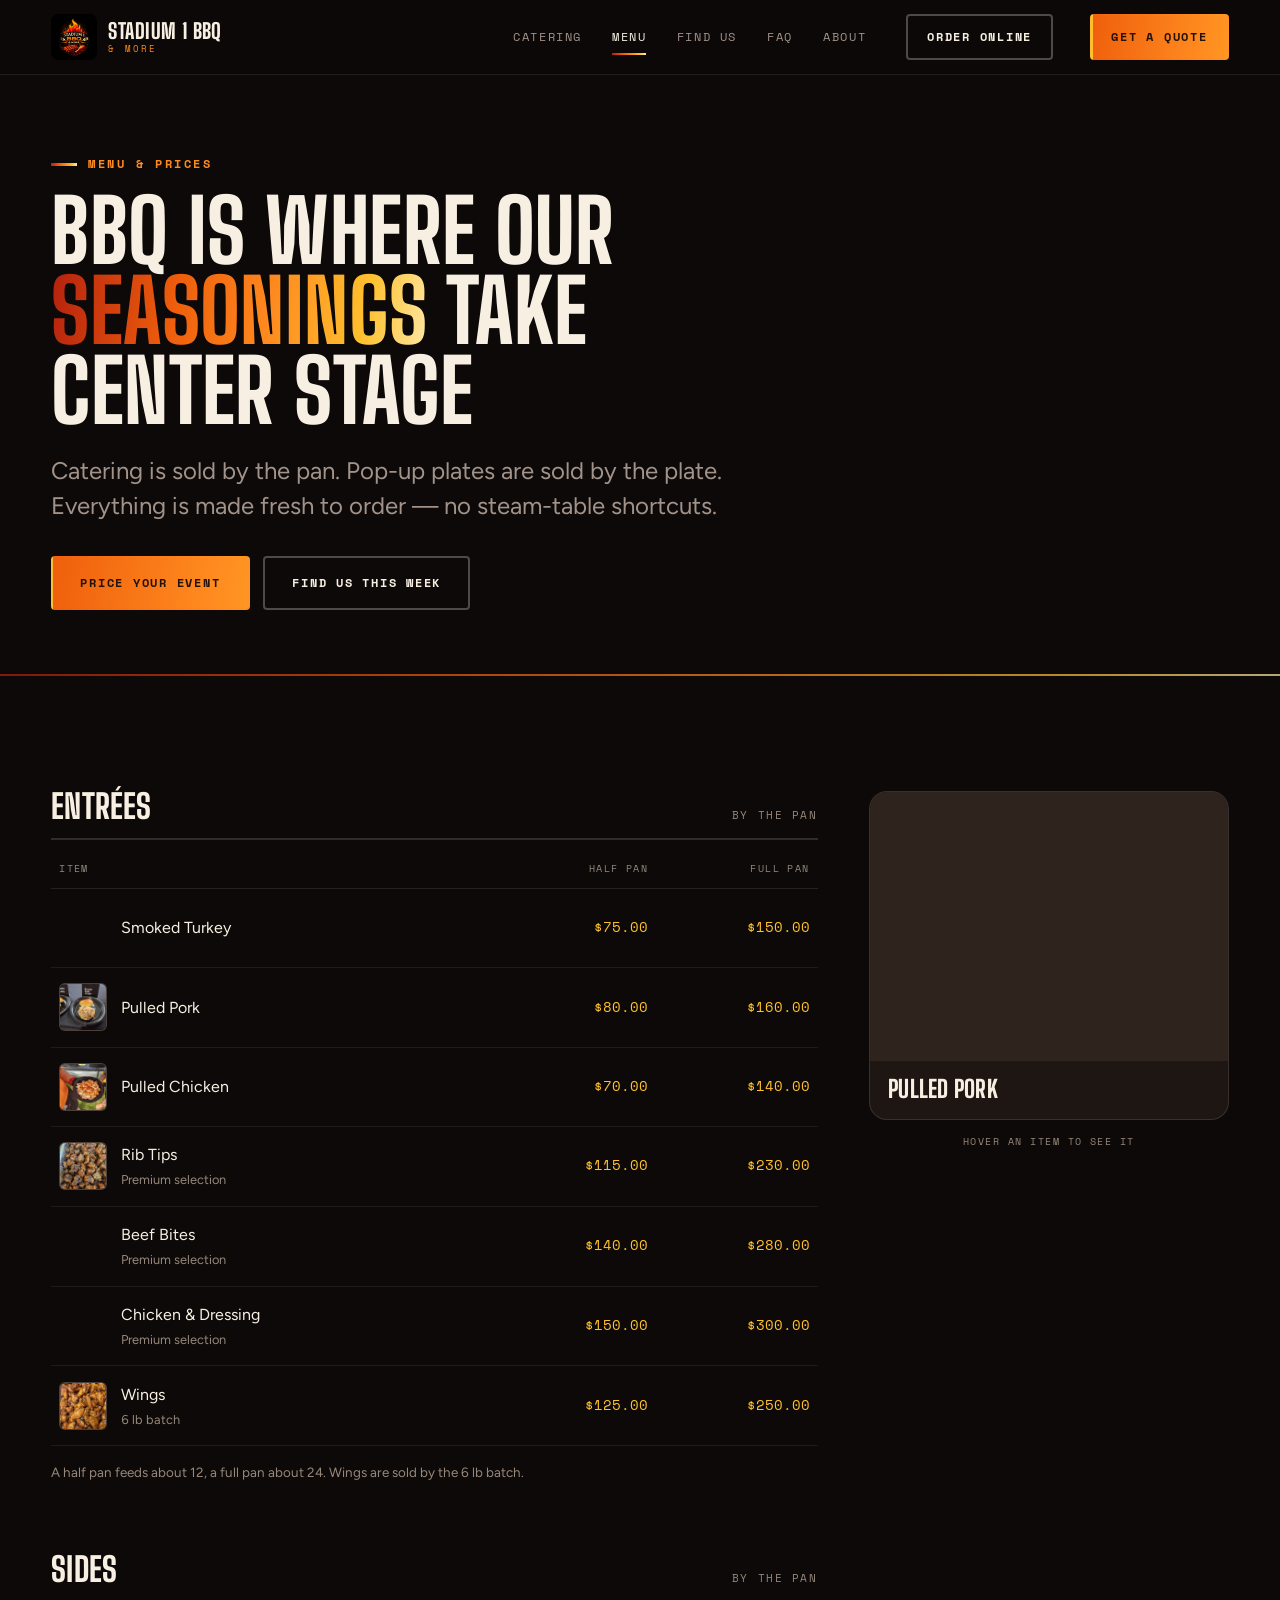
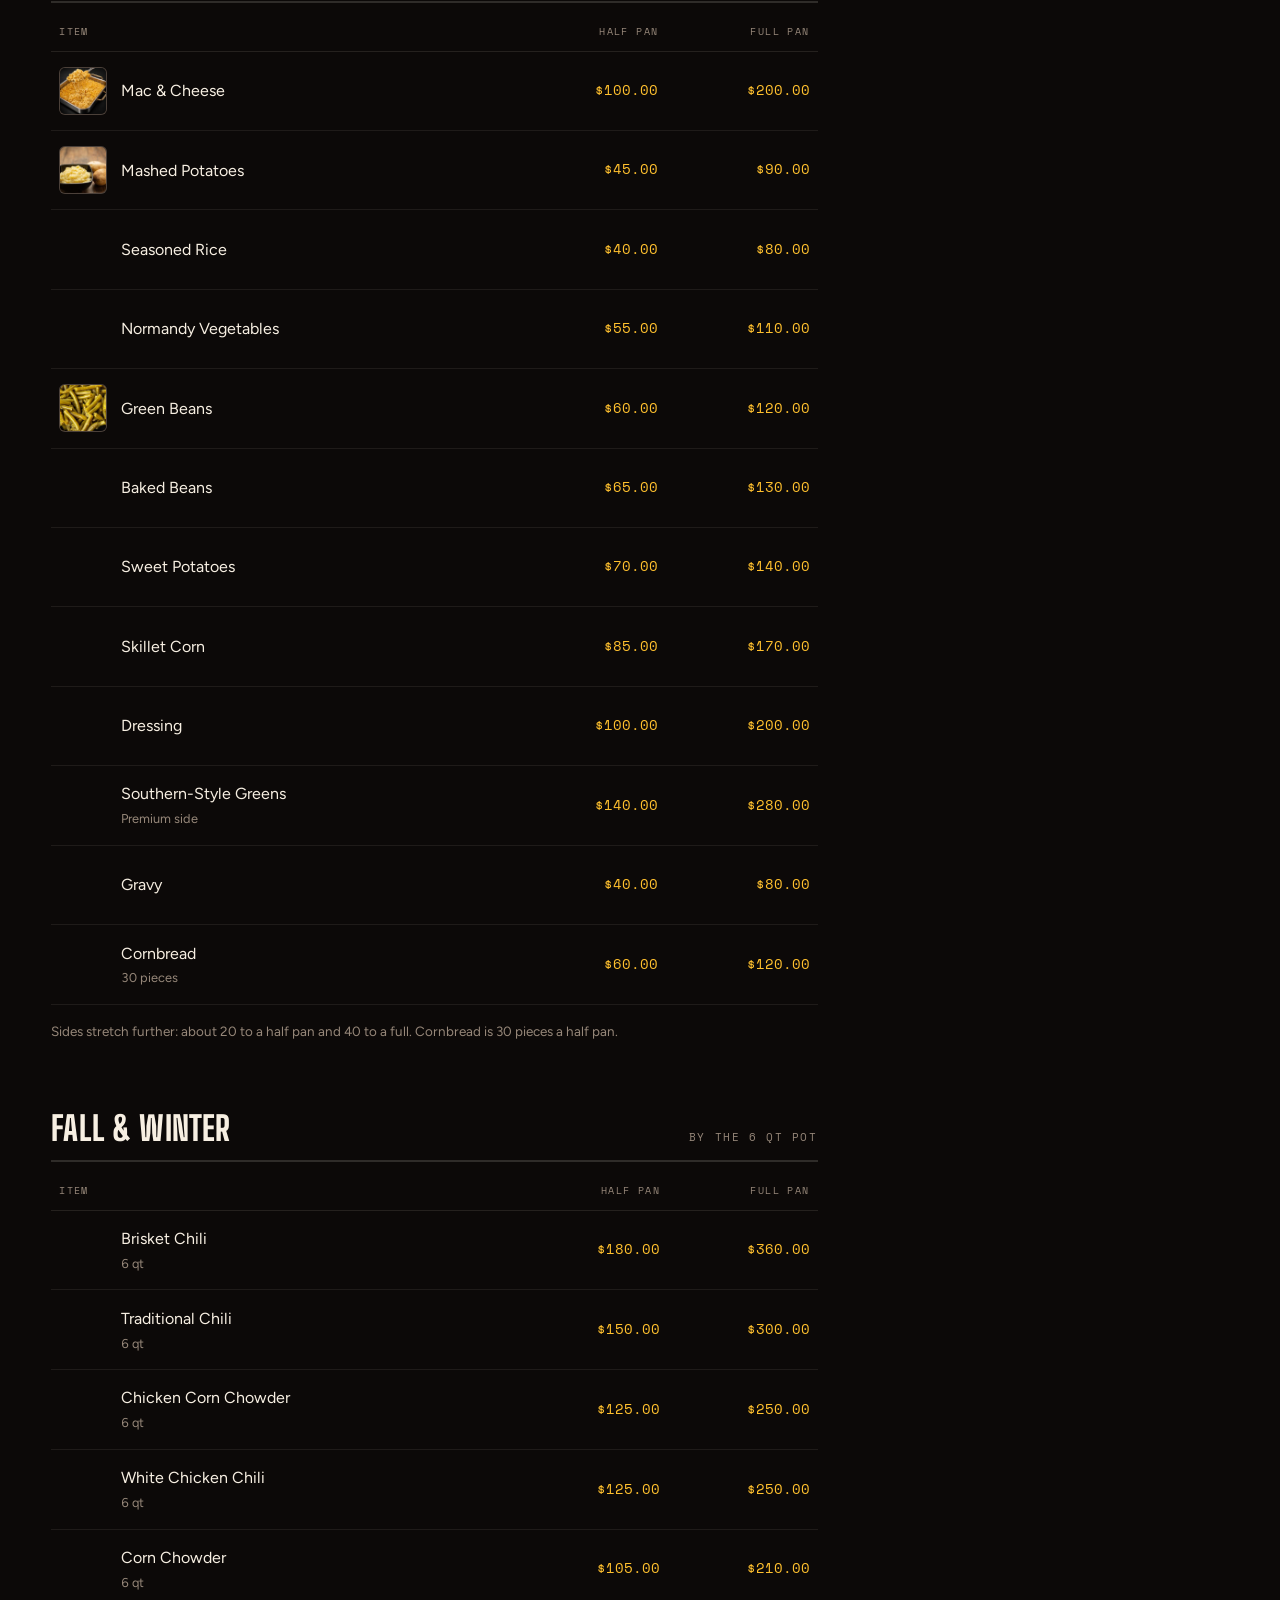
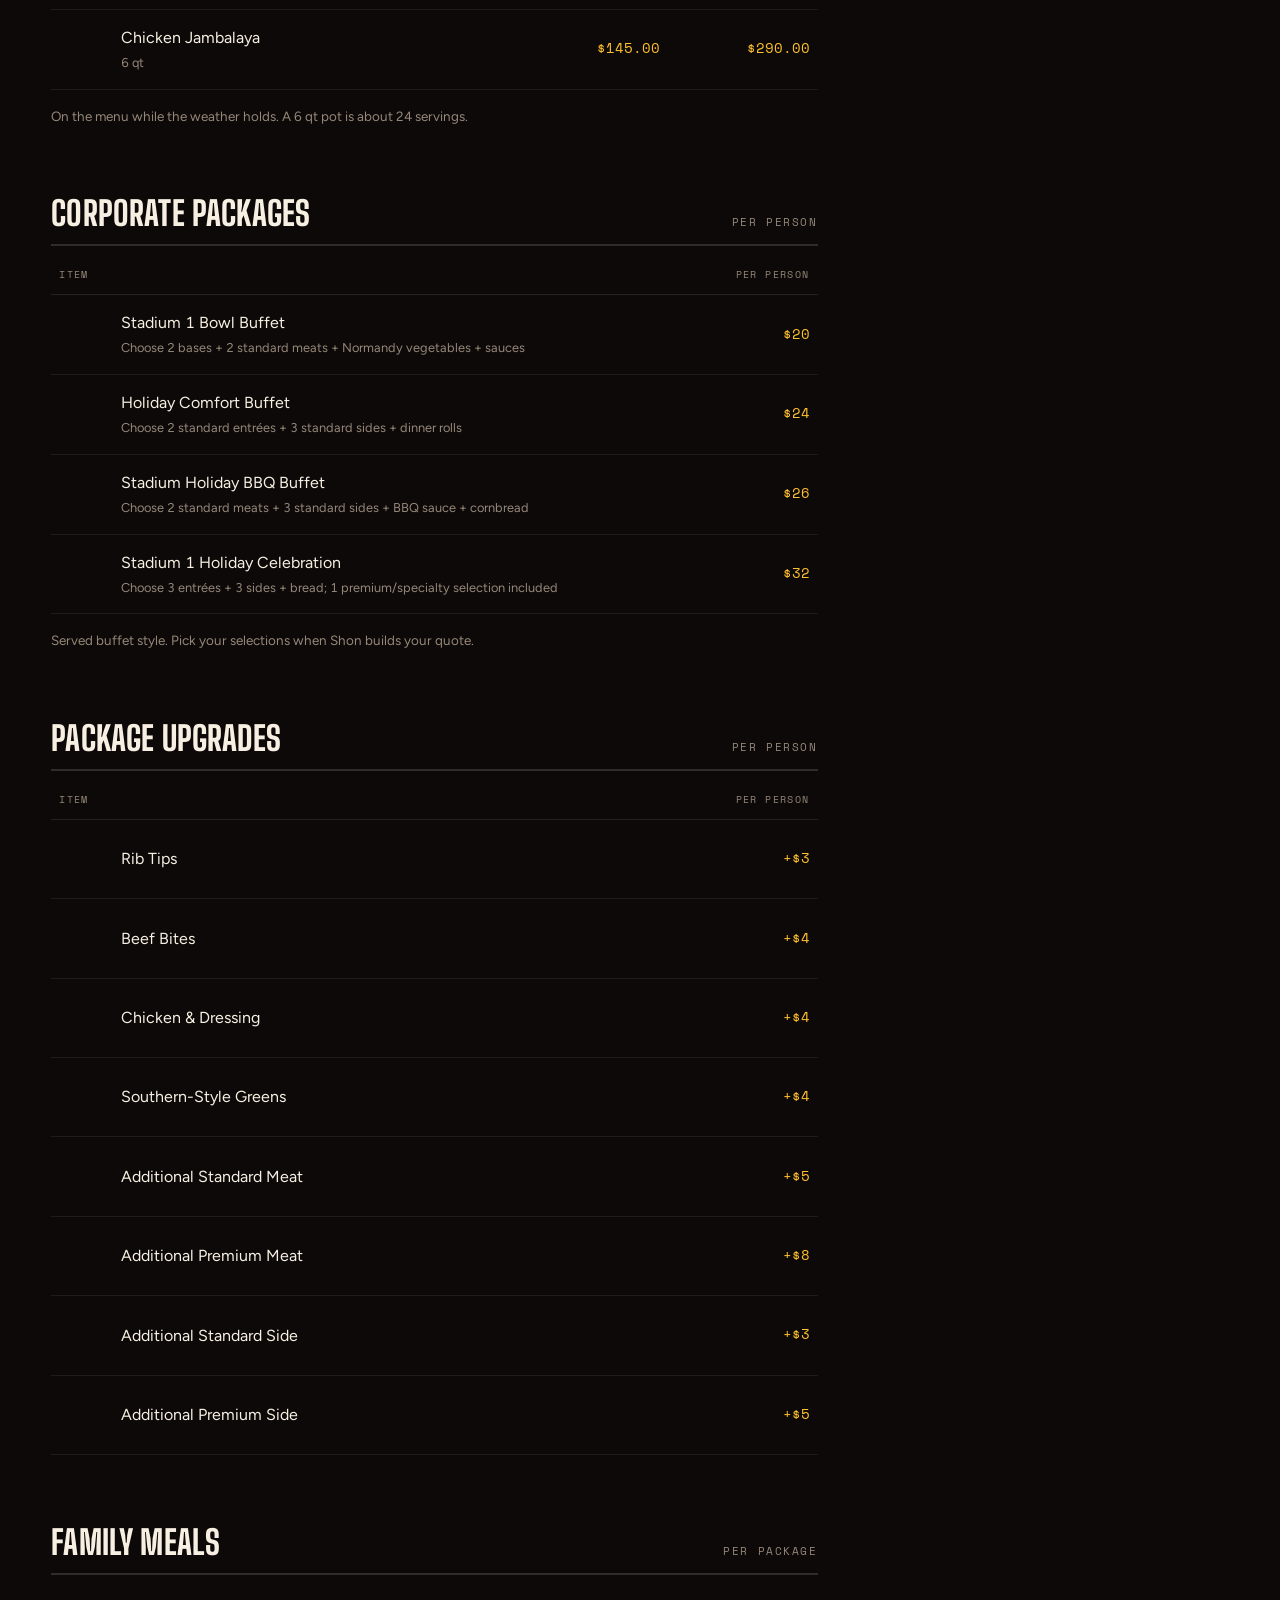
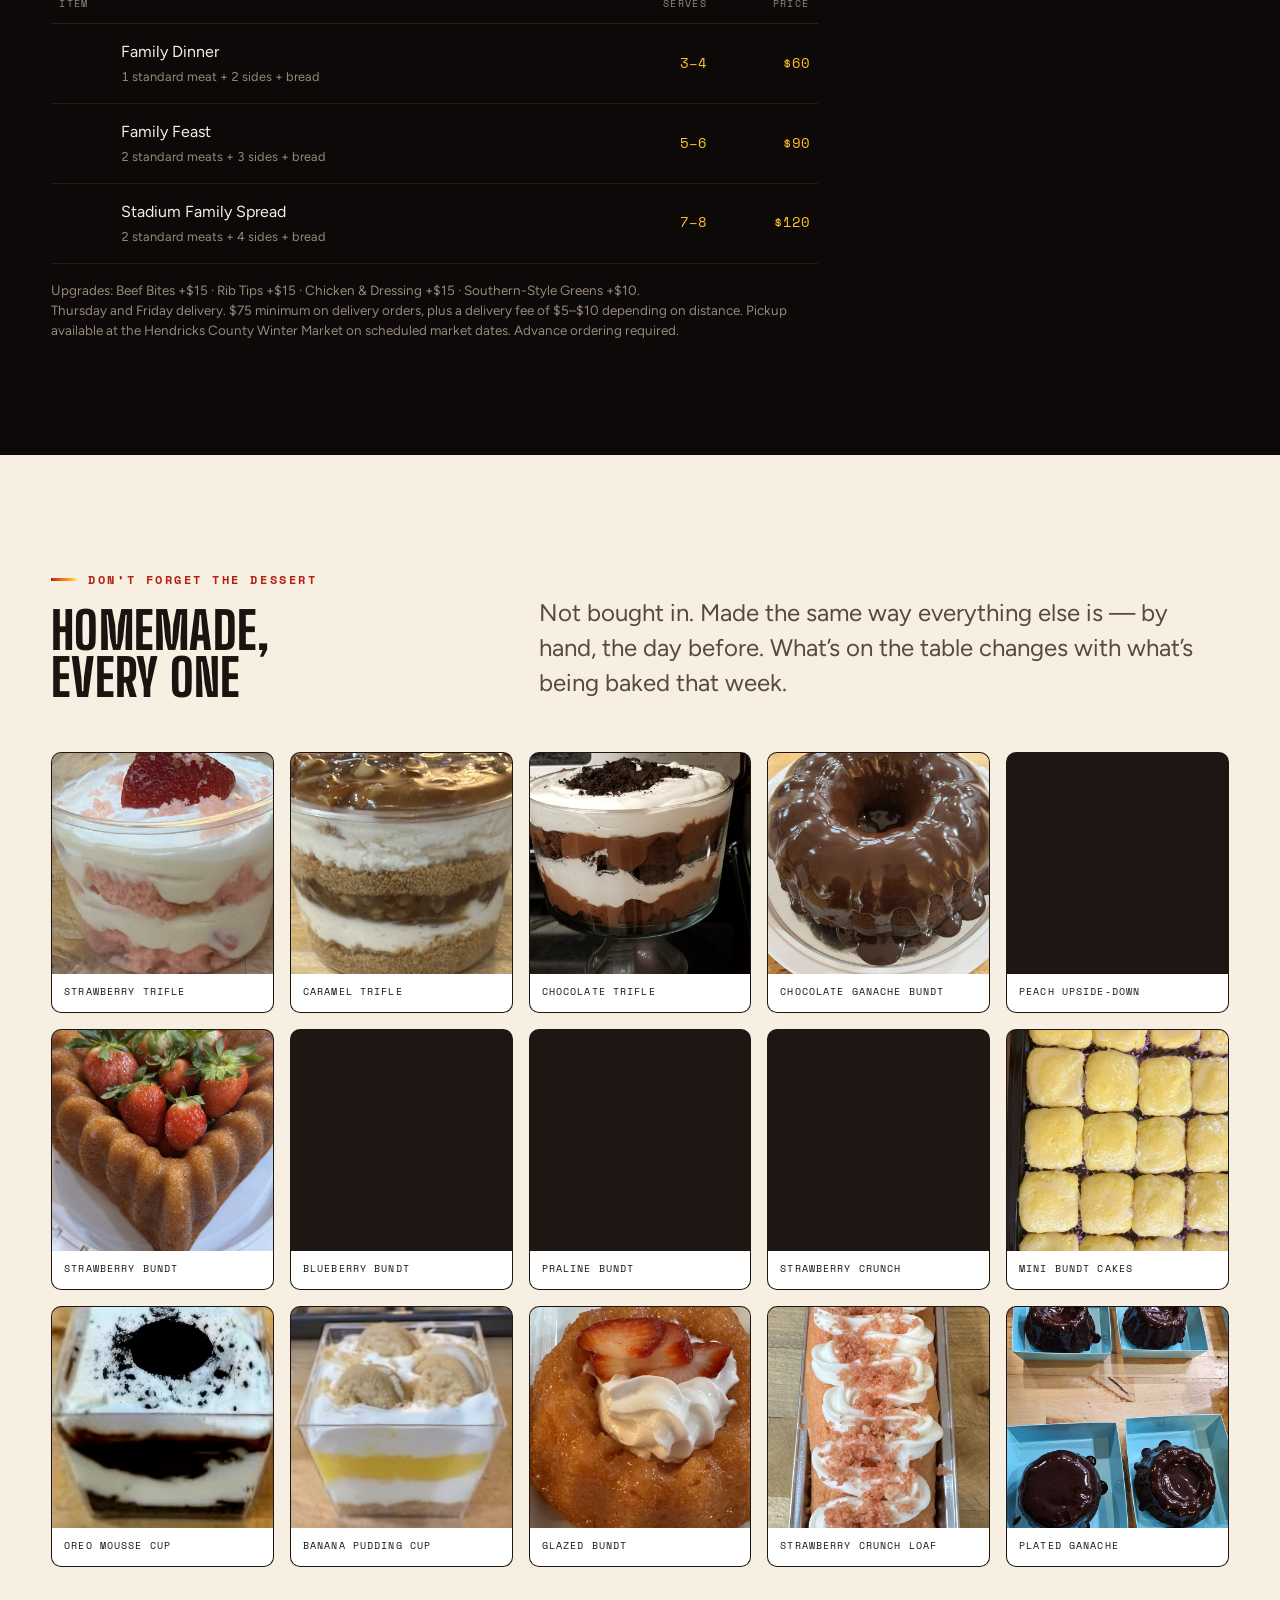
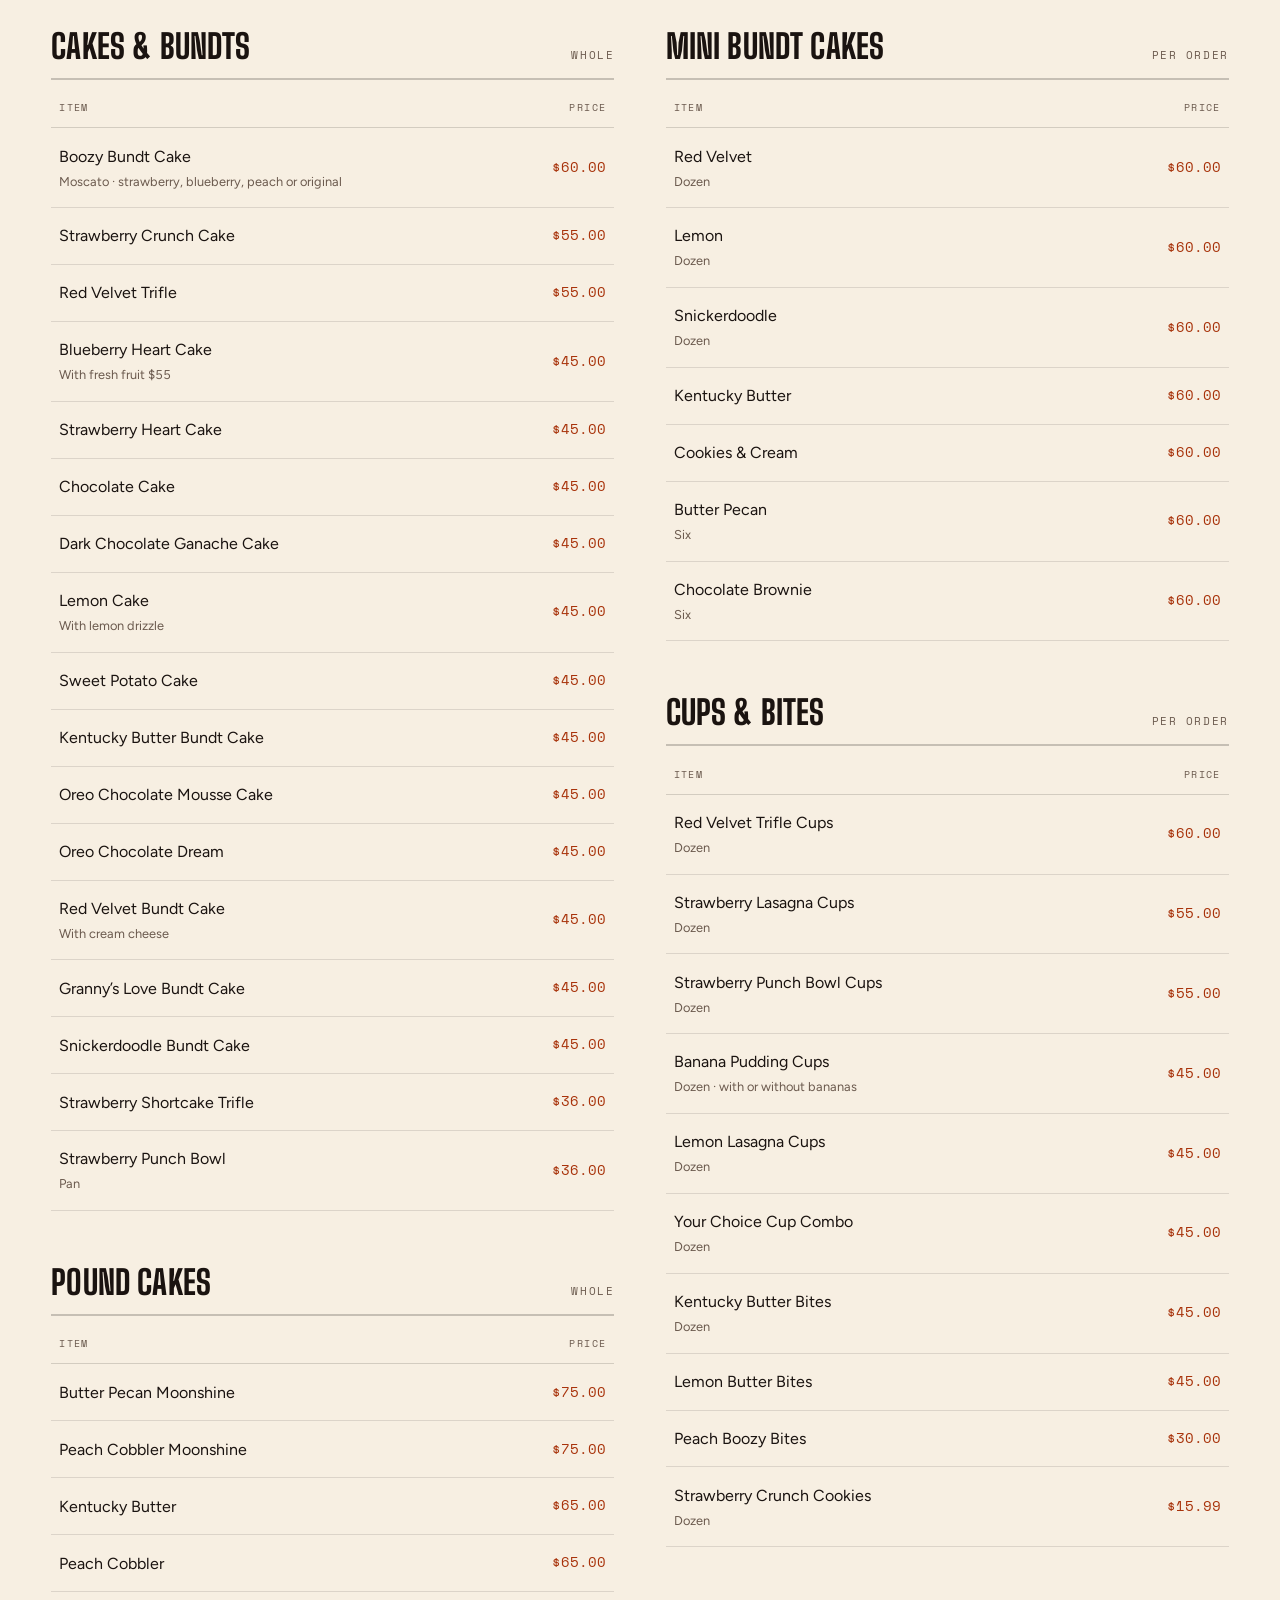
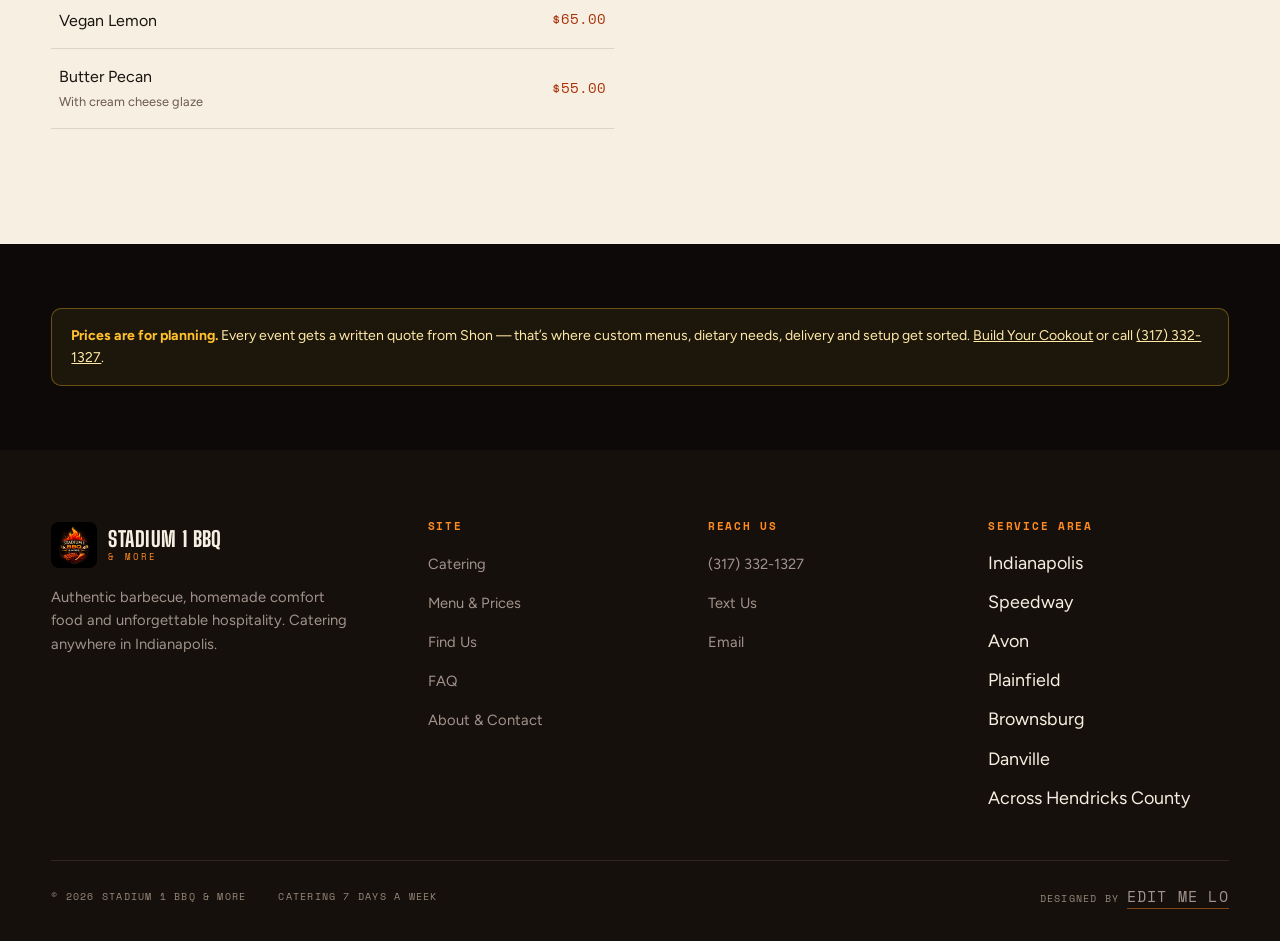
<file: menu/index.html>
<!DOCTYPE html>
<html lang="en">
<head>
<meta charset="utf-8">
<script>document.documentElement.className+=" js";</script>
<meta name="viewport" content="width=device-width, initial-scale=1">
<title>Menu &amp; Prices — Stadium 1 BBQ &amp; More</title>
<meta name="description" content="The full Stadium 1 BBQ catering menu and prices — rib tips, beef bites, pulled pork, smoked turkey, wings, homemade mac and cheese, sides and desserts. Plus pop-up plate prices.">
<link rel="canonical" href="https://www.stadium1bbq.com/menu">
<meta property="og:title" content="Menu &amp; Prices — Stadium 1 BBQ &amp; More">
<meta property="og:description" content="The full catering menu and prices, plus what we sell by the plate at pop-up events.">
<meta property="og:url" content="https://www.stadium1bbq.com/menu">
<meta property="og:image" content="https://www.stadium1bbq.com/assets/img/rib-tips.jpg">
<link rel="icon" href="/assets/img/logo-sm.png?v=17">
<link rel="preconnect" href="https://fonts.googleapis.com">
<link rel="preconnect" href="https://fonts.gstatic.com" crossorigin>
<link href="https://fonts.googleapis.com/css2?family=Big+Shoulders+Display:wght@700;800&family=Figtree:wght@400;500;600&family=Space+Mono:wght@400;700&display=swap" rel="stylesheet">
<link rel="stylesheet" href="/assets/css/site.css?v=17">
</head>
<body>
<a class="skip-link" href="#main">Skip to content</a>

<header class="masthead">
  <div class="shell masthead__inner">
    <a class="brand" href="/home">
      <img src="/assets/img/logo-sm.png?v=17" alt="" width="46" height="46">
      <span class="brand__type">
        <span class="brand__name">Stadium 1 BBQ</span>
        <span class="brand__sub">&amp; More</span>
      </span>
    </a>
    <button class="burger" data-burger aria-expanded="false" aria-controls="nav" aria-label="Menu">
      <span></span><span></span><span></span>
    </button>
    <nav class="nav" id="nav" data-nav aria-label="Main">
      <a class="nav__link" href="/catering">Catering</a>
      <a class="nav__link" href="/menu" aria-current="page">Menu</a>
      <a class="nav__link" href="/find-us">Find Us</a>
      <a class="nav__link" href="/faq">FAQ</a>
      <a class="nav__link" href="/about">About</a>
      <a class="btn btn--ghost nav__cta nav__cta--order" href="/find-us#order">Order Online</a>
      <a class="btn btn--fire nav__cta" href="/catering#build">Get a Quote</a>
    </nav>
  </div>
</header>

<main id="main">

  <section class="band band--tight" style="padding-top:clamp(3rem,7vw,5rem)">
    <div class="shell">
      <p class="eyebrow">Menu &amp; Prices</p>
      <h1 class="h-lg" style="max-width:16ch">BBQ is where our <span class="hot">seasonings</span> take center stage</h1>
      <p class="lede" style="margin-top:1.5rem">Catering is sold by the pan. Pop-up plates are sold by the plate. Everything is made fresh to order &mdash; no steam-table shortcuts.</p>
      <div class="btn-row" style="margin-top:2rem">
        <a class="btn btn--fire" href="/catering#build">Price Your Event</a>
        <a class="btn btn--ghost" href="/find-us">Find Us This Week</a>
      </div>
    </div>
  </section>

  <hr class="rule rule--thin">

  <section class="band">
    <div class="shell shell--wide">
      <div class="menu-layout">
        <div class="menu-layout__list">

      <!-- Entrées -->
      <div class="menu-group" data-reveal>
        <div class="menu-group__head">
          <h2>Entrées</h2>
          <p>By the pan</p>
        </div>
        <div class="table-scroll">
          <table class="menu-table">
            <thead>
              <tr>
                <th scope="col">Item</th>
                <th scope="col">Half pan</th>
                <th scope="col">Full pan</th>
              </tr>
            </thead>
            <tbody>
              <tr>
                <td><span class="menu-item"><span class="menu-item__thumb menu-item__thumb--none" aria-hidden="true"></span><span class="menu-item__text">Smoked Turkey</span></span></td>
                <td>$75.00</td><td>$150.00</td>
              </tr>
              <tr data-shot="slider-pork" data-shot-label="Pulled Pork">
                <td><span class="menu-item"><img class="menu-item__thumb" src="/assets/img/slider-pork-thumb.jpg?v=17" alt="" loading="lazy" width="48" height="48" decoding="async"><span class="menu-item__text">Pulled Pork</span></span></td>
                <td>$80.00</td><td>$160.00</td>
              </tr>
              <tr data-shot="pulled-chicken" data-shot-label="Pulled Chicken">
                <td><span class="menu-item"><img class="menu-item__thumb" src="/assets/img/pulled-chicken-thumb.jpg?v=17" alt="" loading="lazy" width="48" height="48" decoding="async"><span class="menu-item__text">Pulled Chicken</span></span></td>
                <td>$70.00</td><td>$140.00</td>
              </tr>
              <tr data-shot="rib-tips-pan" data-shot-label="Rib Tips">
                <td><span class="menu-item"><img class="menu-item__thumb" src="/assets/img/rib-tips-pan-thumb.jpg?v=17" alt="" loading="lazy" width="48" height="48" decoding="async"><span class="menu-item__text">Rib Tips<span class="menu-item__note">Premium selection</span></span></span></td>
                <td>$115.00</td><td>$230.00</td>
              </tr>
              <tr>
                <td><span class="menu-item"><span class="menu-item__thumb menu-item__thumb--none" aria-hidden="true"></span><span class="menu-item__text">Beef Bites<span class="menu-item__note">Premium selection</span></span></span></td>
                <td>$140.00</td><td>$280.00</td>
              </tr>
              <tr>
                <td><span class="menu-item"><span class="menu-item__thumb menu-item__thumb--none" aria-hidden="true"></span><span class="menu-item__text">Chicken &amp; Dressing<span class="menu-item__note">Premium selection</span></span></span></td>
                <td>$150.00</td><td>$300.00</td>
              </tr>
              <tr data-shot="wings" data-shot-label="Wings">
                <td><span class="menu-item"><img class="menu-item__thumb" src="/assets/img/wings-thumb.jpg?v=17" alt="" loading="lazy" width="48" height="48" decoding="async"><span class="menu-item__text">Wings<span class="menu-item__note">6 lb batch</span></span></span></td>
                <td>$125.00</td><td>$250.00</td>
              </tr>
            </tbody>
          </table>
        </div>
        <p class="form__note" style="margin-top:1rem">A half pan feeds about 12, a full pan about 24. Wings are sold by the 6&nbsp;lb batch.</p>
      </div>

      <!-- Sides -->
      <div class="menu-group" data-reveal>
        <div class="menu-group__head">
          <h2>Sides</h2>
          <p>By the pan</p>
        </div>
        <div class="table-scroll">
          <table class="menu-table">
            <thead>
              <tr>
                <th scope="col">Item</th>
                <th scope="col">Half pan</th>
                <th scope="col">Full pan</th>
              </tr>
            </thead>
            <tbody>
              <tr data-shot="mac-cheese-pull" data-shot-label="Mac & Cheese">
                <td><span class="menu-item"><img class="menu-item__thumb" src="/assets/img/mac-cheese-pull-thumb.jpg?v=17" alt="" loading="lazy" width="48" height="48" decoding="async"><span class="menu-item__text">Mac &amp; Cheese</span></span></td>
                <td>$100.00</td><td>$200.00</td>
              </tr>
              <tr data-shot="mashed-potatoes" data-shot-label="Mashed Potatoes">
                <td><span class="menu-item"><img class="menu-item__thumb" src="/assets/img/mashed-potatoes-thumb.jpg?v=17" alt="" loading="lazy" width="48" height="48" decoding="async"><span class="menu-item__text">Mashed Potatoes</span></span></td>
                <td>$45.00</td><td>$90.00</td>
              </tr>
              <tr>
                <td><span class="menu-item"><span class="menu-item__thumb menu-item__thumb--none" aria-hidden="true"></span><span class="menu-item__text">Seasoned Rice</span></span></td>
                <td>$40.00</td><td>$80.00</td>
              </tr>
              <tr>
                <td><span class="menu-item"><span class="menu-item__thumb menu-item__thumb--none" aria-hidden="true"></span><span class="menu-item__text">Normandy Vegetables</span></span></td>
                <td>$55.00</td><td>$110.00</td>
              </tr>
              <tr data-shot="green-beans" data-shot-label="Green Beans">
                <td><span class="menu-item"><img class="menu-item__thumb" src="/assets/img/green-beans-thumb.jpg?v=17" alt="" loading="lazy" width="48" height="48" decoding="async"><span class="menu-item__text">Green Beans</span></span></td>
                <td>$60.00</td><td>$120.00</td>
              </tr>
              <tr>
                <td><span class="menu-item"><span class="menu-item__thumb menu-item__thumb--none" aria-hidden="true"></span><span class="menu-item__text">Baked Beans</span></span></td>
                <td>$65.00</td><td>$130.00</td>
              </tr>
              <tr>
                <td><span class="menu-item"><span class="menu-item__thumb menu-item__thumb--none" aria-hidden="true"></span><span class="menu-item__text">Sweet Potatoes</span></span></td>
                <td>$70.00</td><td>$140.00</td>
              </tr>
              <tr>
                <td><span class="menu-item"><span class="menu-item__thumb menu-item__thumb--none" aria-hidden="true"></span><span class="menu-item__text">Skillet Corn</span></span></td>
                <td>$85.00</td><td>$170.00</td>
              </tr>
              <tr>
                <td><span class="menu-item"><span class="menu-item__thumb menu-item__thumb--none" aria-hidden="true"></span><span class="menu-item__text">Dressing</span></span></td>
                <td>$100.00</td><td>$200.00</td>
              </tr>
              <tr>
                <td><span class="menu-item"><span class="menu-item__thumb menu-item__thumb--none" aria-hidden="true"></span><span class="menu-item__text">Southern-Style Greens<span class="menu-item__note">Premium side</span></span></span></td>
                <td>$140.00</td><td>$280.00</td>
              </tr>
              <tr>
                <td><span class="menu-item"><span class="menu-item__thumb menu-item__thumb--none" aria-hidden="true"></span><span class="menu-item__text">Gravy</span></span></td>
                <td>$40.00</td><td>$80.00</td>
              </tr>
              <tr>
                <td><span class="menu-item"><span class="menu-item__thumb menu-item__thumb--none" aria-hidden="true"></span><span class="menu-item__text">Cornbread<span class="menu-item__note">30 pieces</span></span></span></td>
                <td>$60.00</td><td>$120.00</td>
              </tr>
            </tbody>
          </table>
        </div>
        <p class="form__note" style="margin-top:1rem">Sides stretch further: about 20 to a half pan and 40 to a full. Cornbread is 30 pieces a half pan.</p>
      </div>

      <!-- Seasonal — remove this one block to take the whole menu down -->
      <div class="menu-group" id="seasonal" data-reveal>
        <div class="menu-group__head">
          <h2>Fall &amp; winter</h2>
          <p>By the 6 qt pot</p>
        </div>
        <div class="table-scroll">
          <table class="menu-table">
            <thead>
              <tr>
                <th scope="col">Item</th>
                <th scope="col">Half pan</th>
                <th scope="col">Full pan</th>
              </tr>
            </thead>
            <tbody>
              <tr>
                <td><span class="menu-item"><span class="menu-item__thumb menu-item__thumb--none" aria-hidden="true"></span><span class="menu-item__text">Brisket Chili<span class="menu-item__note">6 qt</span></span></span></td>
                <td>$180.00</td><td>$360.00</td>
              </tr>
              <tr>
                <td><span class="menu-item"><span class="menu-item__thumb menu-item__thumb--none" aria-hidden="true"></span><span class="menu-item__text">Traditional Chili<span class="menu-item__note">6 qt</span></span></span></td>
                <td>$150.00</td><td>$300.00</td>
              </tr>
              <tr>
                <td><span class="menu-item"><span class="menu-item__thumb menu-item__thumb--none" aria-hidden="true"></span><span class="menu-item__text">Chicken Corn Chowder<span class="menu-item__note">6 qt</span></span></span></td>
                <td>$125.00</td><td>$250.00</td>
              </tr>
              <tr>
                <td><span class="menu-item"><span class="menu-item__thumb menu-item__thumb--none" aria-hidden="true"></span><span class="menu-item__text">White Chicken Chili<span class="menu-item__note">6 qt</span></span></span></td>
                <td>$125.00</td><td>$250.00</td>
              </tr>
              <tr>
                <td><span class="menu-item"><span class="menu-item__thumb menu-item__thumb--none" aria-hidden="true"></span><span class="menu-item__text">Corn Chowder<span class="menu-item__note">6 qt</span></span></span></td>
                <td>$105.00</td><td>$210.00</td>
              </tr>
              <tr>
                <td><span class="menu-item"><span class="menu-item__thumb menu-item__thumb--none" aria-hidden="true"></span><span class="menu-item__text">Chicken Jambalaya<span class="menu-item__note">6 qt</span></span></span></td>
                <td>$145.00</td><td>$290.00</td>
              </tr>
            </tbody>
          </table>
        </div>
        <p class="form__note" style="margin-top:1rem">On the menu while the weather holds. A 6&nbsp;qt pot is about 24 servings.</p>
      </div>

      <!-- Corporate packages -->
      <div class="menu-group" data-reveal>
        <div class="menu-group__head">
          <h2>Corporate packages</h2>
          <p>Per person</p>
        </div>
        <div class="table-scroll">
          <table class="menu-table">
            <thead>
              <tr>
                <th scope="col">Item</th>
                <th scope="col">Per person</th>
              </tr>
            </thead>
            <tbody>
              <tr>
                <td><span class="menu-item"><span class="menu-item__thumb menu-item__thumb--none" aria-hidden="true"></span><span class="menu-item__text">Stadium 1 Bowl Buffet<span class="menu-item__note">Choose 2 bases + 2 standard meats + Normandy vegetables + sauces</span></span></span></td>
                <td>$20</td>
              </tr>
              <tr>
                <td><span class="menu-item"><span class="menu-item__thumb menu-item__thumb--none" aria-hidden="true"></span><span class="menu-item__text">Holiday Comfort Buffet<span class="menu-item__note">Choose 2 standard entrées + 3 standard sides + dinner rolls</span></span></span></td>
                <td>$24</td>
              </tr>
              <tr>
                <td><span class="menu-item"><span class="menu-item__thumb menu-item__thumb--none" aria-hidden="true"></span><span class="menu-item__text">Stadium Holiday BBQ Buffet<span class="menu-item__note">Choose 2 standard meats + 3 standard sides + BBQ sauce + cornbread</span></span></span></td>
                <td>$26</td>
              </tr>
              <tr>
                <td><span class="menu-item"><span class="menu-item__thumb menu-item__thumb--none" aria-hidden="true"></span><span class="menu-item__text">Stadium 1 Holiday Celebration<span class="menu-item__note">Choose 3 entrées + 3 sides + bread; 1 premium/specialty selection included</span></span></span></td>
                <td>$32</td>
              </tr>
            </tbody>
          </table>
        </div>
        <p class="form__note" style="margin-top:1rem">Served buffet style. Pick your selections when Shon builds your quote.</p>
      </div>

      <!-- Upgrades -->
      <div class="menu-group" data-reveal>
        <div class="menu-group__head">
          <h2>Package upgrades</h2>
          <p>Per person</p>
        </div>
        <div class="table-scroll">
          <table class="menu-table">
            <thead>
              <tr>
                <th scope="col">Item</th>
                <th scope="col">Per person</th>
              </tr>
            </thead>
            <tbody>
              <tr>
                <td><span class="menu-item"><span class="menu-item__thumb menu-item__thumb--none" aria-hidden="true"></span><span class="menu-item__text">Rib Tips</span></span></td>
                <td>+$3</td>
              </tr>
              <tr>
                <td><span class="menu-item"><span class="menu-item__thumb menu-item__thumb--none" aria-hidden="true"></span><span class="menu-item__text">Beef Bites</span></span></td>
                <td>+$4</td>
              </tr>
              <tr>
                <td><span class="menu-item"><span class="menu-item__thumb menu-item__thumb--none" aria-hidden="true"></span><span class="menu-item__text">Chicken &amp; Dressing</span></span></td>
                <td>+$4</td>
              </tr>
              <tr>
                <td><span class="menu-item"><span class="menu-item__thumb menu-item__thumb--none" aria-hidden="true"></span><span class="menu-item__text">Southern-Style Greens</span></span></td>
                <td>+$4</td>
              </tr>
              <tr>
                <td><span class="menu-item"><span class="menu-item__thumb menu-item__thumb--none" aria-hidden="true"></span><span class="menu-item__text">Additional Standard Meat</span></span></td>
                <td>+$5</td>
              </tr>
              <tr>
                <td><span class="menu-item"><span class="menu-item__thumb menu-item__thumb--none" aria-hidden="true"></span><span class="menu-item__text">Additional Premium Meat</span></span></td>
                <td>+$8</td>
              </tr>
              <tr>
                <td><span class="menu-item"><span class="menu-item__thumb menu-item__thumb--none" aria-hidden="true"></span><span class="menu-item__text">Additional Standard Side</span></span></td>
                <td>+$3</td>
              </tr>
              <tr>
                <td><span class="menu-item"><span class="menu-item__thumb menu-item__thumb--none" aria-hidden="true"></span><span class="menu-item__text">Additional Premium Side</span></span></td>
                <td>+$5</td>
              </tr>
            </tbody>
          </table>
        </div>
      </div>

      <!-- Family meals -->
      <div class="menu-group" id="family" data-reveal>
        <div class="menu-group__head">
          <h2>Family meals</h2>
          <p>Per package</p>
        </div>
        <div class="table-scroll">
          <table class="menu-table">
            <thead>
              <tr>
                <th scope="col">Item</th>
                <th scope="col">Serves</th>
                <th scope="col">Price</th>
              </tr>
            </thead>
            <tbody>
              <tr>
                <td><span class="menu-item"><span class="menu-item__thumb menu-item__thumb--none" aria-hidden="true"></span><span class="menu-item__text">Family Dinner<span class="menu-item__note">1 standard meat + 2 sides + bread</span></span></span></td>
                <td>3&ndash;4</td>
                <td>$60</td>
              </tr>
              <tr>
                <td><span class="menu-item"><span class="menu-item__thumb menu-item__thumb--none" aria-hidden="true"></span><span class="menu-item__text">Family Feast<span class="menu-item__note">2 standard meats + 3 sides + bread</span></span></span></td>
                <td>5&ndash;6</td>
                <td>$90</td>
              </tr>
              <tr>
                <td><span class="menu-item"><span class="menu-item__thumb menu-item__thumb--none" aria-hidden="true"></span><span class="menu-item__text">Stadium Family Spread<span class="menu-item__note">2 standard meats + 4 sides + bread</span></span></span></td>
                <td>7&ndash;8</td>
                <td>$120</td>
              </tr>
            </tbody>
          </table>
        </div>
        <p class="form__note" style="margin-top:1rem">Upgrades: Beef Bites +$15 &middot; Rib Tips +$15 &middot; Chicken &amp; Dressing +$15 &middot; Southern-Style Greens +$10.<br>Thursday and Friday delivery. $75 minimum on delivery orders, plus a delivery fee of $5&ndash;$10 depending on distance. Pickup available at the Hendricks County Winter Market on scheduled market dates. Advance ordering required.</p>
      </div>
        </div>

        <!-- menu.js fills this in. Hovering or focusing a row that has a
             photograph shows it here. Left out entirely on narrow screens,
             where the thumbnails in each row do the same job. -->
        <aside class="menu-preview" data-menu-preview hidden></aside>
      </div>
    </div>
  </section>

  <!-- ── Desserts ────────────────────────────────────────────── -->
  <section class="band band--cream">
    <div class="shell">

      <div class="head" data-reveal>
        <div>
          <p class="eyebrow">Don&rsquo;t forget the dessert</p>
          <h2 class="h-md">Homemade,<br>every one</h2>
        </div>
        <p class="lede">Not bought in. Made the same way everything else is &mdash; by hand, the day before. What&rsquo;s on the table changes with what&rsquo;s being baked that week.</p>
      </div>

      <div class="gallery" style="margin-bottom:clamp(2.5rem,5vw,4rem)">
          <figure class="gallery__item" data-reveal data-reveal-delay="0">
            <img src="/assets/img/dessert-trifle-strawberry.jpg?v=17" alt="A strawberry trifle layered with cake and cream" loading="lazy" width="1000" height="750" decoding="async">
            <figcaption>Strawberry trifle</figcaption>
          </figure>
          <figure class="gallery__item" data-reveal data-reveal-delay="1">
            <img src="/assets/img/dessert-trifle-caramel.jpg?v=17" alt="A caramel trifle layered with cream and crumb" loading="lazy" width="1000" height="750" decoding="async">
            <figcaption>Caramel trifle</figcaption>
          </figure>
          <figure class="gallery__item" data-reveal data-reveal-delay="2">
            <img src="/assets/img/dessert-trifle-chocolate.jpg?v=17" alt="A large chocolate trifle in a glass bowl" loading="lazy" width="1000" height="750" decoding="async">
            <figcaption>Chocolate trifle</figcaption>
          </figure>
          <figure class="gallery__item" data-reveal data-reveal-delay="3">
            <img src="/assets/img/dessert-bundt-chocolate.jpg?v=17" alt="A bundt cake covered in chocolate ganache" loading="lazy" width="1000" height="750" decoding="async">
            <figcaption>Chocolate ganache bundt</figcaption>
          </figure>
          <figure class="gallery__item" data-reveal data-reveal-delay="0">
            <img src="/assets/img/dessert-bundt-peach.jpg?v=17" alt="A peach upside-down bundt cake" loading="lazy" width="1000" height="750" decoding="async">
            <figcaption>Peach upside-down</figcaption>
          </figure>
          <figure class="gallery__item" data-reveal data-reveal-delay="1">
            <img src="/assets/img/dessert-bundt-strawberry.jpg?v=17" alt="A bundt cake ringed with fresh strawberries" loading="lazy" width="1000" height="750" decoding="async">
            <figcaption>Strawberry bundt</figcaption>
          </figure>
          <figure class="gallery__item" data-reveal data-reveal-delay="2">
            <img src="/assets/img/dessert-bundt-blueberry.jpg?v=17" alt="A blueberry bundt cake on a white plate" loading="lazy" width="1000" height="750" decoding="async">
            <figcaption>Blueberry bundt</figcaption>
          </figure>
          <figure class="gallery__item" data-reveal data-reveal-delay="3">
            <img src="/assets/img/dessert-caramel-bundt.jpg?v=17" alt="A praline glazed bundt cake" loading="lazy" width="1000" height="750" decoding="async">
            <figcaption>Praline bundt</figcaption>
          </figure>
          <figure class="gallery__item" data-reveal data-reveal-delay="0">
            <img src="/assets/img/dessert-strawberry-crunch.jpg?v=17" alt="A strawberry crunch bundt cake with icing" loading="lazy" width="1000" height="750" decoding="async">
            <figcaption>Strawberry crunch</figcaption>
          </figure>
          <figure class="gallery__item" data-reveal data-reveal-delay="1">
            <img src="/assets/img/dessert-mini-bundts.jpg?v=17" alt="A tray of glazed mini bundt cakes" loading="lazy" width="1000" height="750" decoding="async">
            <figcaption>Mini bundt cakes</figcaption>
          </figure>
          <figure class="gallery__item" data-reveal data-reveal-delay="2">
            <img src="/assets/img/dessert-oreo-cup.jpg?v=17" alt="An individual Oreo mousse dessert cup" loading="lazy" width="1000" height="750" decoding="async">
            <figcaption>Oreo mousse cup</figcaption>
          </figure>
          <figure class="gallery__item" data-reveal data-reveal-delay="3">
            <img src="/assets/img/dessert-banana-pudding.jpg?v=17" alt="An individual banana pudding cup" loading="lazy" width="1000" height="750" decoding="async">
            <figcaption>Banana pudding cup</figcaption>
          </figure>
          <figure class="gallery__item" data-reveal data-reveal-delay="0">
            <img src="/assets/img/dessert-rum-cake.jpg?v=17" alt="A glazed bundt cake topped with strawberries and cream" loading="lazy" width="1000" height="750" decoding="async">
            <figcaption>Glazed bundt</figcaption>
          </figure>
          <figure class="gallery__item" data-reveal data-reveal-delay="1">
            <img src="/assets/img/dessert-pound-loaf.jpg?v=17" alt="A strawberry crunch pound cake piped with cream" loading="lazy" width="1000" height="750" decoding="async">
            <figcaption>Strawberry crunch loaf</figcaption>
          </figure>
          <figure class="gallery__item" data-reveal data-reveal-delay="2">
            <img src="/assets/img/dessert-ganache-plates.jpg?v=17" alt="Individual chocolate ganache desserts plated for a corporate event" loading="lazy" width="1000" height="750" decoding="async">
            <figcaption>Plated ganache</figcaption>
          </figure>
      </div>

      <div class="menu-columns">
          <div class="menu-group" data-reveal>
            <div class="menu-group__head">
              <h2>Cakes &amp; bundts</h2>
              <p>Whole</p>
            </div>
            <div class="table-scroll">
              <table class="menu-table">
                <thead>
                  <tr><th scope="col">Item</th><th scope="col">Price</th></tr>
                </thead>
                <tbody>
                <tr><td>Boozy Bundt Cake<span class="menu-item__note">Moscato &middot; strawberry, blueberry, peach or original</span></td><td>$60.00</td></tr>
                <tr><td>Strawberry Crunch Cake</td><td>$55.00</td></tr>
                <tr><td>Red Velvet Trifle</td><td>$55.00</td></tr>
                <tr><td>Blueberry Heart Cake<span class="menu-item__note">With fresh fruit $55</span></td><td>$45.00</td></tr>
                <tr><td>Strawberry Heart Cake</td><td>$45.00</td></tr>
                <tr><td>Chocolate Cake</td><td>$45.00</td></tr>
                <tr><td>Dark Chocolate Ganache Cake</td><td>$45.00</td></tr>
                <tr><td>Lemon Cake<span class="menu-item__note">With lemon drizzle</span></td><td>$45.00</td></tr>
                <tr><td>Sweet Potato Cake</td><td>$45.00</td></tr>
                <tr><td>Kentucky Butter Bundt Cake</td><td>$45.00</td></tr>
                <tr><td>Oreo Chocolate Mousse Cake</td><td>$45.00</td></tr>
                <tr><td>Oreo Chocolate Dream</td><td>$45.00</td></tr>
                <tr><td>Red Velvet Bundt Cake<span class="menu-item__note">With cream cheese</span></td><td>$45.00</td></tr>
                <tr><td>Granny&rsquo;s Love Bundt Cake</td><td>$45.00</td></tr>
                <tr><td>Snickerdoodle Bundt Cake</td><td>$45.00</td></tr>
                <tr><td>Strawberry Shortcake Trifle</td><td>$36.00</td></tr>
                <tr><td>Strawberry Punch Bowl<span class="menu-item__note">Pan</span></td><td>$36.00</td></tr>
                </tbody>
              </table>
            </div>
          </div>

          <div class="menu-group" data-reveal>
            <div class="menu-group__head">
              <h2>Pound cakes</h2>
              <p>Whole</p>
            </div>
            <div class="table-scroll">
              <table class="menu-table">
                <thead>
                  <tr><th scope="col">Item</th><th scope="col">Price</th></tr>
                </thead>
                <tbody>
                <tr><td>Butter Pecan Moonshine</td><td>$75.00</td></tr>
                <tr><td>Peach Cobbler Moonshine</td><td>$75.00</td></tr>
                <tr><td>Kentucky Butter</td><td>$65.00</td></tr>
                <tr><td>Peach Cobbler</td><td>$65.00</td></tr>
                <tr><td>Vegan Lemon</td><td>$65.00</td></tr>
                <tr><td>Butter Pecan<span class="menu-item__note">With cream cheese glaze</span></td><td>$55.00</td></tr>
                </tbody>
              </table>
            </div>
          </div>

          <div class="menu-group" data-reveal>
            <div class="menu-group__head">
              <h2>Mini bundt cakes</h2>
              <p>Per order</p>
            </div>
            <div class="table-scroll">
              <table class="menu-table">
                <thead>
                  <tr><th scope="col">Item</th><th scope="col">Price</th></tr>
                </thead>
                <tbody>
                <tr><td>Red Velvet<span class="menu-item__note">Dozen</span></td><td>$60.00</td></tr>
                <tr><td>Lemon<span class="menu-item__note">Dozen</span></td><td>$60.00</td></tr>
                <tr><td>Snickerdoodle<span class="menu-item__note">Dozen</span></td><td>$60.00</td></tr>
                <tr><td>Kentucky Butter</td><td>$60.00</td></tr>
                <tr><td>Cookies &amp; Cream</td><td>$60.00</td></tr>
                <tr><td>Butter Pecan<span class="menu-item__note">Six</span></td><td>$60.00</td></tr>
                <tr><td>Chocolate Brownie<span class="menu-item__note">Six</span></td><td>$60.00</td></tr>
                </tbody>
              </table>
            </div>
          </div>

          <div class="menu-group" data-reveal>
            <div class="menu-group__head">
              <h2>Cups &amp; bites</h2>
              <p>Per order</p>
            </div>
            <div class="table-scroll">
              <table class="menu-table">
                <thead>
                  <tr><th scope="col">Item</th><th scope="col">Price</th></tr>
                </thead>
                <tbody>
                <tr><td>Red Velvet Trifle Cups<span class="menu-item__note">Dozen</span></td><td>$60.00</td></tr>
                <tr><td>Strawberry Lasagna Cups<span class="menu-item__note">Dozen</span></td><td>$55.00</td></tr>
                <tr><td>Strawberry Punch Bowl Cups<span class="menu-item__note">Dozen</span></td><td>$55.00</td></tr>
                <tr><td>Banana Pudding Cups<span class="menu-item__note">Dozen &middot; with or without bananas</span></td><td>$45.00</td></tr>
                <tr><td>Lemon Lasagna Cups<span class="menu-item__note">Dozen</span></td><td>$45.00</td></tr>
                <tr><td>Your Choice Cup Combo<span class="menu-item__note">Dozen</span></td><td>$45.00</td></tr>
                <tr><td>Kentucky Butter Bites<span class="menu-item__note">Dozen</span></td><td>$45.00</td></tr>
                <tr><td>Lemon Butter Bites</td><td>$45.00</td></tr>
                <tr><td>Peach Boozy Bites</td><td>$30.00</td></tr>
                <tr><td>Strawberry Crunch Cookies<span class="menu-item__note">Dozen</span></td><td>$15.99</td></tr>
                </tbody>
              </table>
            </div>
          </div>
      </div>
    </div>
  </section>

  <section class="band band--tight">
    <div class="shell">
      <div class="notice" data-reveal>
        <strong>Prices are for planning.</strong>
        Every event gets a written quote from Shon &mdash; that&rsquo;s where custom menus, dietary needs, delivery and setup get sorted.
        <a href="/catering#build">Build Your Cookout</a> or call <a href="tel:+13173321327">(317) 332-1327</a>.
      </div>
    </div>
  </section>

</main>

<footer class="footer">
  <div class="shell">
    <div class="footer__grid">
      <div>
        <a class="brand" href="/home" style="margin-bottom:1.1rem">
          <img src="/assets/img/logo-sm.png?v=17" alt="" width="46" height="46">
          <span class="brand__type">
            <span class="brand__name">Stadium 1 BBQ</span>
            <span class="brand__sub">&amp; More</span>
          </span>
        </a>
        <p class="footer__blurb">Authentic barbecue, homemade comfort food and unforgettable hospitality. Catering anywhere in Indianapolis.</p>
      </div>
      <div>
        <h3>Site</h3>
        <ul>
          <li><a href="/catering">Catering</a></li>
          <li><a href="/menu">Menu &amp; Prices</a></li>
          <li><a href="/find-us">Find Us</a></li>
          <li><a href="/faq">FAQ</a></li>
          <li><a href="/about">About &amp; Contact</a></li>
        </ul>
      </div>
      <div>
        <h3>Reach Us</h3>
        <ul>
          <li><a href="tel:+13173321327">(317) 332-1327</a></li>
          <li><a href="sms:+13173321327">Text Us</a></li>
          <li><a href="mailto:stadium1bbq@stadium1bbq.com">Email</a></li>
        </ul>
      </div>
      <div>
        <h3>Service Area</h3>
        <ul>
          <li>Indianapolis</li>
          <li>Speedway</li>
          <li>Avon</li>
          <li>Plainfield</li>
          <li>Brownsburg</li>
          <li>Danville</li>
          <li>Across Hendricks County</li>
        </ul>
      </div>
    </div>
    <div class="footer__bottom">
      <p>&copy; <span data-year>2026</span> Stadium 1 BBQ &amp; More</p>
      <p>Catering 7 Days a Week</p>
      <p class="footer__credit">Designed by <a href="https://www.editmelo.com/" target="_blank" rel="noopener">Edit Me Lo</a></p>
    </div>
  </div>
</footer>

<script src="/assets/js/site.js?v=17" defer></script>
<script src="/assets/js/menu.js?v=17" defer></script>
</body>
</html>
</file>
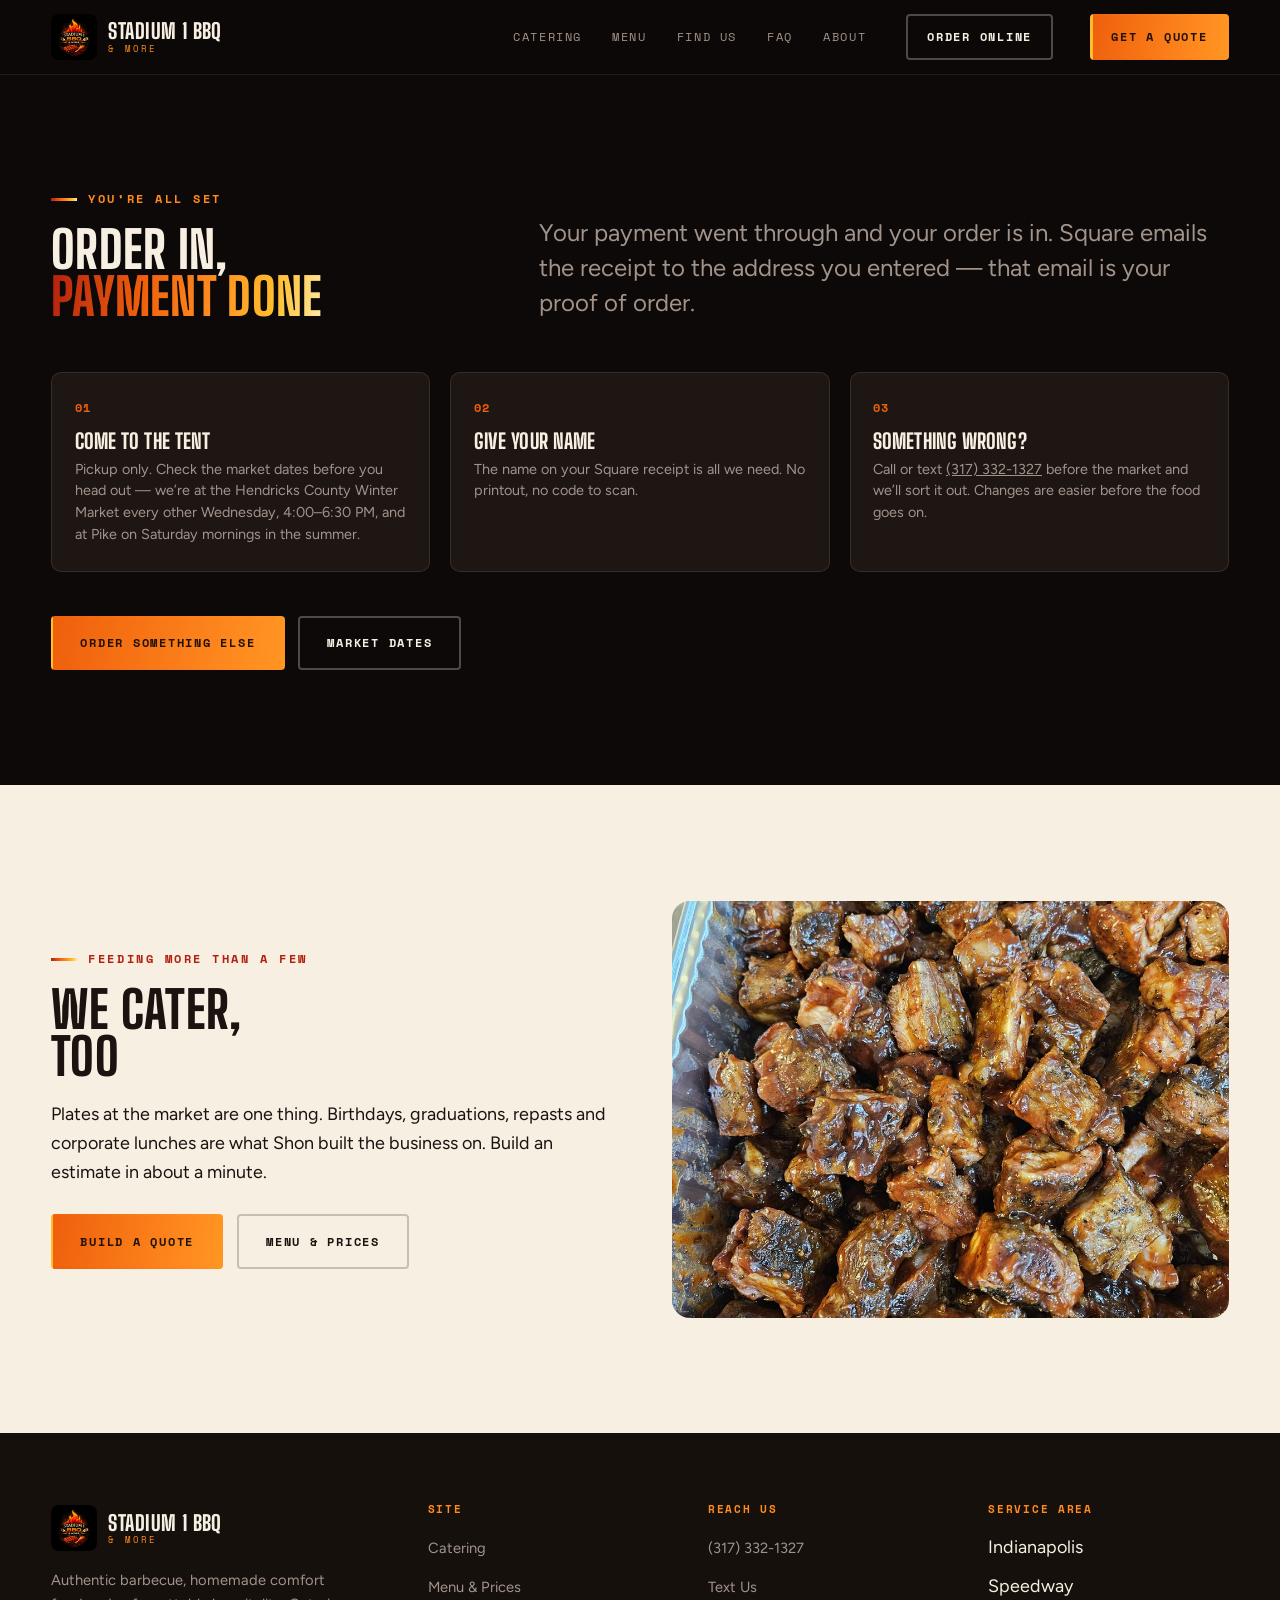
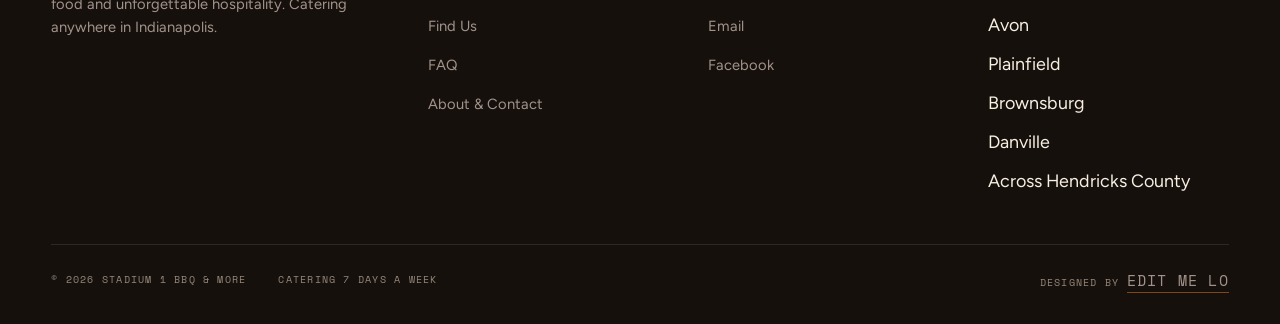
<file: order-confirmed/index.html>
<!DOCTYPE html>
<html lang="en">
<head>
<meta charset="utf-8">
<script>document.documentElement.className+=" js";</script>
<meta name="viewport" content="width=device-width, initial-scale=1">
<title>Order Confirmed — Stadium 1 BBQ &amp; More</title>
<meta name="description" content="Your Stadium 1 BBQ order is paid and in the queue. Pick it up at the tent.">
<!-- A receipt page has nothing to offer a search result, and Square sends
     order ids here in the query string. Keep it out of the index. -->
<meta name="robots" content="noindex, nofollow">
<link rel="icon" href="/assets/img/logo-sm.png?v=17">
<link rel="preconnect" href="https://fonts.googleapis.com">
<link rel="preconnect" href="https://fonts.gstatic.com" crossorigin>
<link href="https://fonts.googleapis.com/css2?family=Big+Shoulders+Display:wght@700;800&family=Figtree:wght@400;500;600&family=Space+Mono:wght@400;700&display=swap" rel="stylesheet">
<link rel="stylesheet" href="/assets/css/site.css?v=17">
</head>
<body>
<a class="skip-link" href="#main">Skip to content</a>

<header class="masthead">
  <div class="shell masthead__inner">
    <a class="brand" href="/home">
      <img src="/assets/img/logo-sm.png?v=17" alt="" width="46" height="46">
      <span class="brand__type">
        <span class="brand__name">Stadium 1 BBQ</span>
        <span class="brand__sub">&amp; More</span>
      </span>
    </a>
    <button class="burger" data-burger aria-expanded="false" aria-controls="nav" aria-label="Menu">
      <span></span><span></span><span></span>
    </button>
    <nav class="nav" id="nav" data-nav aria-label="Main">
      <a class="nav__link" href="/catering">Catering</a>
      <a class="nav__link" href="/menu">Menu</a>
      <a class="nav__link" href="/find-us">Find Us</a>
      <a class="nav__link" href="/faq">FAQ</a>
      <a class="nav__link" href="/about">About</a>
      <a class="btn btn--ghost nav__cta nav__cta--order" href="/find-us#order">Order Online</a>
      <a class="btn btn--fire nav__cta" href="/catering#build">Get a Quote</a>
    </nav>
  </div>
</header>

<main id="main">

  <section class="band">
    <div class="shell">
      <div class="head" data-reveal>
        <div>
          <p class="eyebrow">You&rsquo;re all set</p>
          <h2 class="h-md">Order in,<br><span class="hot">payment done</span></h2>
        </div>
        <p class="lede">Your payment went through and your order is in. Square emails the
          receipt to the address you entered &mdash; that email is your proof of order.</p>
      </div>

      <div class="steps" data-reveal style="margin-top:clamp(2rem,4vw,3rem)">
        <div class="step">
          <h3>Come to the tent</h3>
          <p>Pickup only. Check the market dates before you head out &mdash; we&rsquo;re at the
            Hendricks County Winter Market every other Wednesday, 4:00&ndash;6:30 PM, and at Pike on
            Saturday mornings in the summer.</p>
        </div>
        <div class="step">
          <h3>Give your name</h3>
          <p>The name on your Square receipt is all we need. No printout, no code to scan.</p>
        </div>
        <div class="step">
          <h3>Something wrong?</h3>
          <p>Call or text <a href="tel:+13173321327">(317) 332-1327</a> before the market and
            we&rsquo;ll sort it out. Changes are easier before the food goes on.</p>
        </div>
      </div>

      <div class="btn-row" style="margin-top:clamp(2rem,4vw,2.75rem)">
        <a class="btn btn--fire" href="/find-us#order">Order Something Else</a>
        <a class="btn btn--ghost" href="/find-us">Market Dates</a>
      </div>
    </div>
  </section>

  <section class="band band--cream">
    <div class="shell">
      <div class="split">
        <div data-reveal>
          <p class="eyebrow">Feeding more than a few</p>
          <h2 class="h-md">We cater,<br>too</h2>
          <div class="prose" style="margin-top:1.25rem">
            <p>Plates at the market are one thing. Birthdays, graduations, repasts and corporate
              lunches are what Shon built the business on. Build an estimate in about a minute.</p>
          </div>
          <div class="btn-row" style="margin-top:1.75rem">
            <a class="btn btn--fire" href="/catering#build">Build a Quote</a>
            <a class="btn btn--ghost" href="/menu">Menu &amp; Prices</a>
          </div>
        </div>
        <div class="split__media" data-reveal data-reveal-delay="1">
          <img src="/assets/img/rib-tips-pan.jpg?v=17" alt="Rib tips sauced and piled in a pan" loading="lazy">
        </div>
      </div>
    </div>
  </section>

</main>

<footer class="footer">
  <div class="shell">
    <div class="footer__grid">
      <div>
        <a class="brand" href="/home" style="margin-bottom:1.1rem">
          <img src="/assets/img/logo-sm.png?v=17" alt="" width="46" height="46">
          <span class="brand__type">
            <span class="brand__name">Stadium 1 BBQ</span>
            <span class="brand__sub">&amp; More</span>
          </span>
        </a>
        <p class="footer__blurb">Authentic barbecue, homemade comfort food and unforgettable hospitality. Catering anywhere in Indianapolis.</p>
      </div>
      <div>
        <h3>Site</h3>
        <ul>
          <li><a href="/catering">Catering</a></li>
          <li><a href="/menu">Menu &amp; Prices</a></li>
          <li><a href="/find-us">Find Us</a></li>
          <li><a href="/faq">FAQ</a></li>
          <li><a href="/about">About &amp; Contact</a></li>
        </ul>
      </div>
      <div>
        <h3>Reach Us</h3>
        <ul>
          <li><a href="tel:+13173321327">(317) 332-1327</a></li>
          <li><a href="sms:+13173321327">Text Us</a></li>
          <li><a href="mailto:stadium1bbq@stadium1bbq.com">Email</a></li>
          <li><a href="https://www.facebook.com/Stadium1BBQSportsPubAndGrill/" target="_blank" rel="noopener">Facebook</a></li>
        </ul>
      </div>
      <div>
        <h3>Service Area</h3>
        <ul>
          <li>Indianapolis</li>
          <li>Speedway</li>
          <li>Avon</li>
          <li>Plainfield</li>
          <li>Brownsburg</li>
          <li>Danville</li>
          <li>Across Hendricks County</li>
        </ul>
      </div>
    </div>
    <div class="footer__bottom">
      <p>&copy; <span data-year>2026</span> Stadium 1 BBQ &amp; More</p>
      <p>Catering 7 Days a Week</p>
      <p class="footer__credit">Designed by <a href="https://www.editmelo.com/" target="_blank" rel="noopener">Edit Me Lo</a></p>
    </div>
  </div>
</footer>

<script src="/assets/js/site.js?v=17" defer></script>
</body>
</html>
</file>
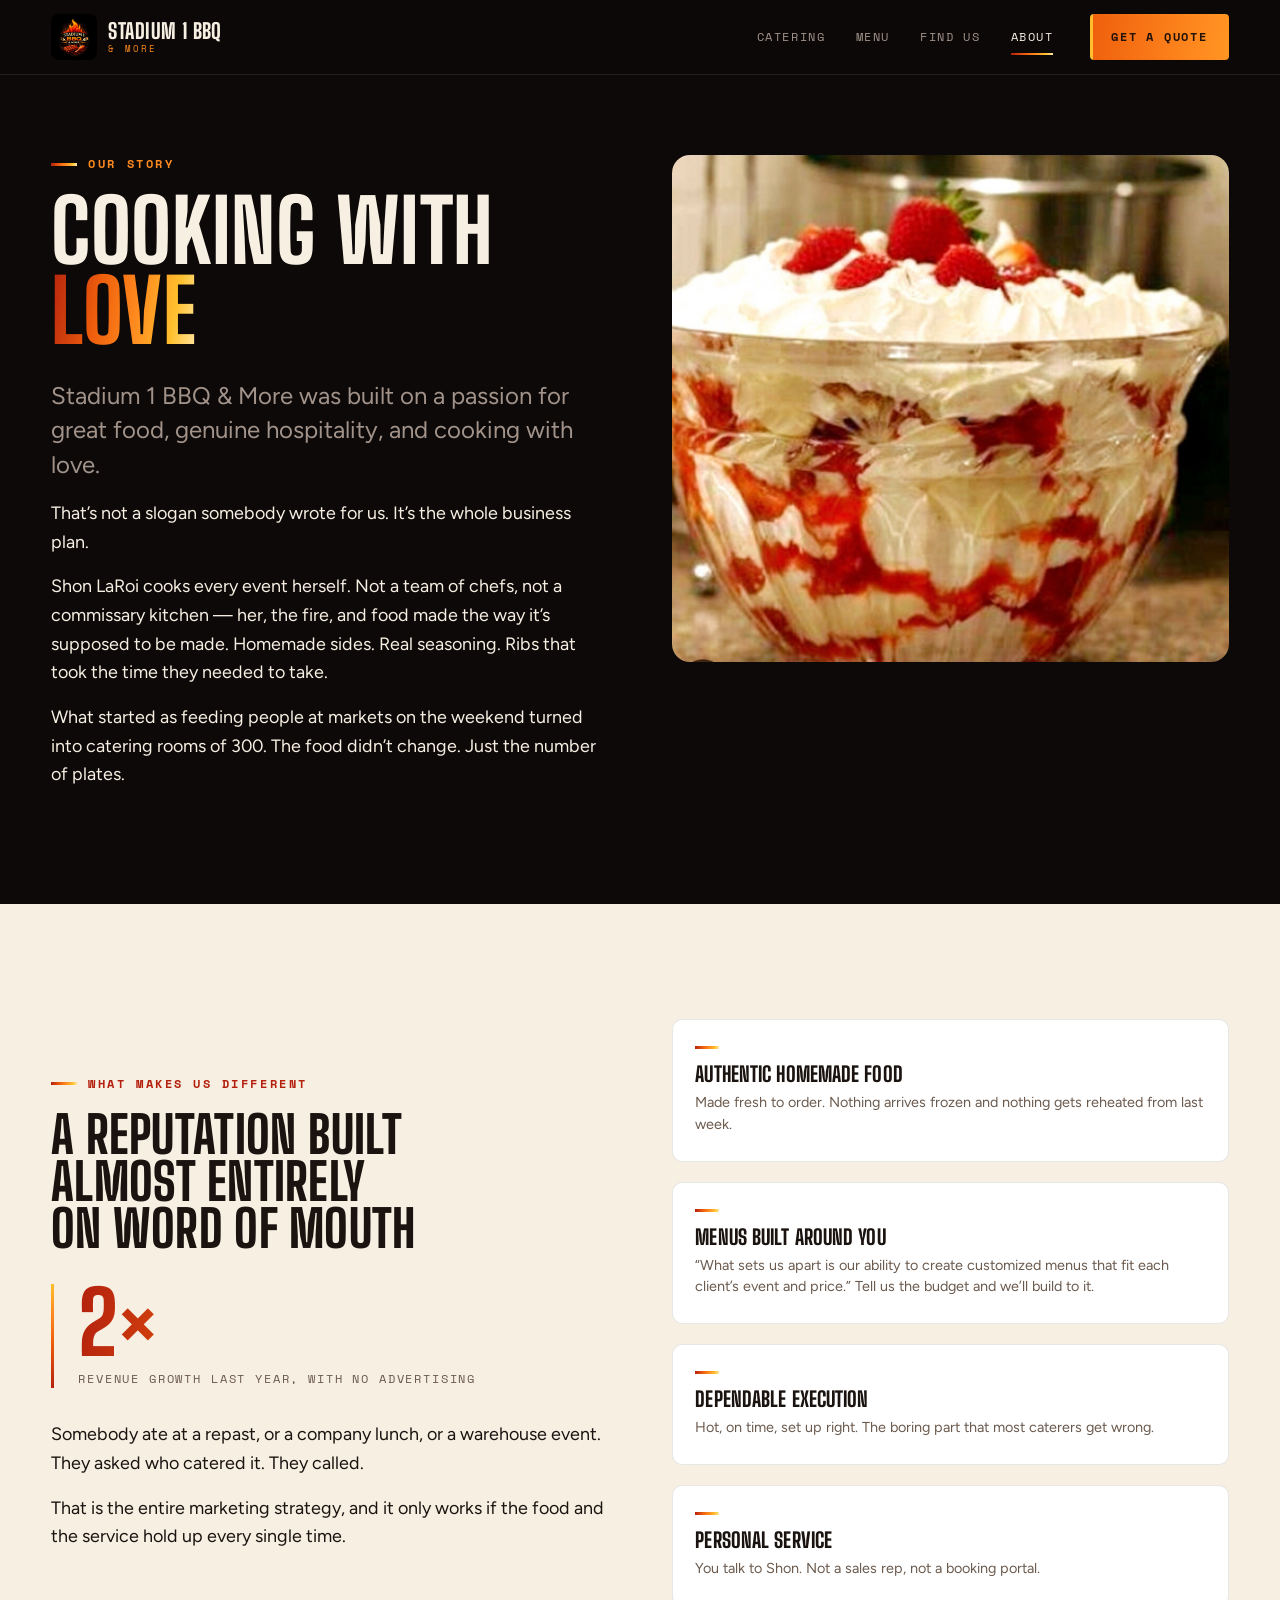
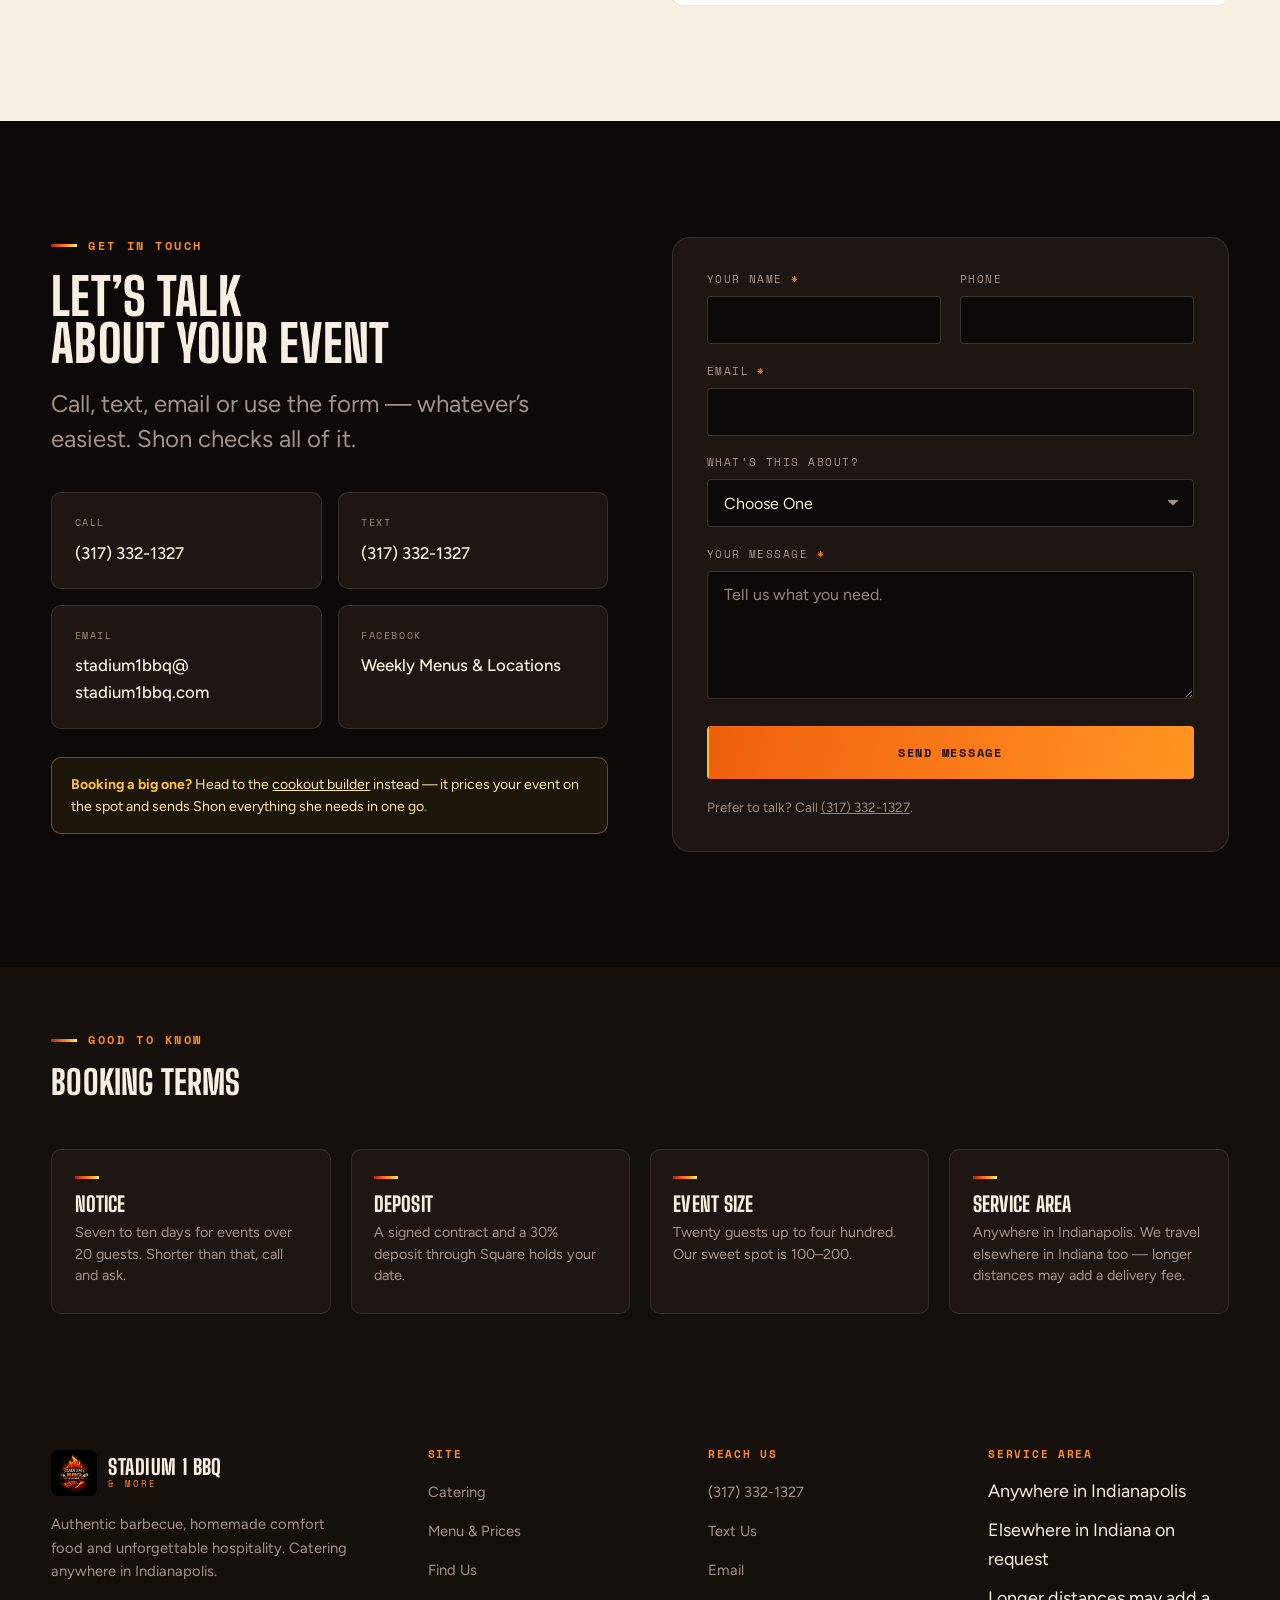
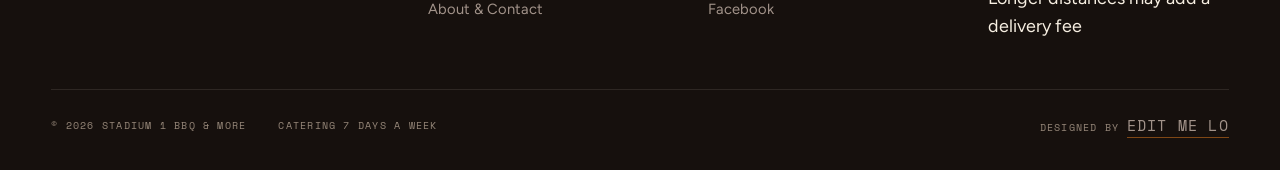
<file: about.html>
<!DOCTYPE html>
<html lang="en">
<head>
<meta charset="utf-8">
<script>document.documentElement.className+=" js";</script>
<meta name="viewport" content="width=device-width, initial-scale=1">
<title>About &amp; Contact — Stadium 1 BBQ &amp; More</title>
<meta name="description" content="Stadium 1 BBQ & More was built on great food, genuine hospitality and cooking with love. Meet Shon LaRoi and get in touch about your event.">
<link rel="canonical" href="https://www.stadium1bbq.com/about.html">
<meta property="og:title" content="About &amp; Contact — Stadium 1 BBQ &amp; More">
<meta property="og:description" content="Built on great food, genuine hospitality and cooking with love.">
<meta property="og:image" content="assets/img/trifle.jpg">
<link rel="icon" href="assets/img/logo-sm.png">
<link rel="preconnect" href="https://fonts.googleapis.com">
<link rel="preconnect" href="https://fonts.gstatic.com" crossorigin>
<link href="https://fonts.googleapis.com/css2?family=Big+Shoulders+Display:wght@700;800&family=Figtree:wght@400;500;600&family=Space+Mono:wght@400;700&display=swap" rel="stylesheet">
<link rel="stylesheet" href="assets/css/site.css">
</head>
<body>
<a class="skip-link" href="#main">Skip to content</a>

<header class="masthead">
  <div class="shell masthead__inner">
    <a class="brand" href="index.html">
      <img src="assets/img/logo-sm.png" alt="" width="46" height="46">
      <span class="brand__type">
        <span class="brand__name">Stadium 1 BBQ</span>
        <span class="brand__sub">&amp; More</span>
      </span>
    </a>
    <button class="burger" data-burger aria-expanded="false" aria-controls="nav" aria-label="Menu">
      <span></span><span></span><span></span>
    </button>
    <nav class="nav" id="nav" data-nav aria-label="Main">
      <a class="nav__link" href="catering.html">Catering</a>
      <a class="nav__link" href="menu.html">Menu</a>
      <a class="nav__link" href="find-us.html">Find Us</a>
      <a class="nav__link" href="about.html" aria-current="page">About</a>
      <a class="btn btn--fire nav__cta" href="catering.html#build">Get a Quote</a>
    </nav>
  </div>
</header>

<main id="main">

  <!-- ── Story ───────────────────────────────────────────────── -->
  <section class="band" style="padding-top:clamp(3rem,7vw,5rem)">
    <div class="shell">
      <div class="split" style="align-items:start">
        <div data-reveal>
          <p class="eyebrow">Our story</p>
          <h1 class="h-lg">Cooking with<br><span class="hot">love</span></h1>
          <div class="prose" style="margin-top:1.75rem">
            <p class="lede">Stadium 1 BBQ &amp; More was built on a passion for great food, genuine hospitality, and cooking with love.</p>
            <p>That&rsquo;s not a slogan somebody wrote for us. It&rsquo;s the whole business plan.</p>
            <p>Shon LaRoi cooks every event herself. Not a team of chefs, not a commissary kitchen &mdash; her, the fire, and food made the way it&rsquo;s supposed to be made. Homemade sides. Real seasoning. Ribs that took the time they needed to take.</p>
            <p>What started as feeding people at markets on the weekend turned into catering rooms of 300. The food didn&rsquo;t change. Just the number of plates.</p>
          </div>
        </div>
        <div class="split__media" data-reveal data-reveal-delay="1">
          <img src="assets/img/trifle.jpg" alt="Layered strawberry trifle topped with whipped cream" loading="lazy">
        </div>
      </div>
    </div>
  </section>

  <!-- ── The word of mouth stat ──────────────────────────────── -->
  <section class="band band--cream">
    <div class="shell">
      <div class="split">
        <div data-reveal>
          <p class="eyebrow">What makes us different</p>
          <h2 class="h-md">A reputation built<br>almost entirely<br>on word of mouth</h2>
          <div class="stat">
            <div class="stat__num">2&times;</div>
            <p class="stat__label">Revenue growth last year, with no advertising</p>
          </div>
          <div class="prose">
            <p>Somebody ate at a repast, or a company lunch, or a warehouse event. They asked who catered it. They called.</p>
            <p>That is the entire marketing strategy, and it only works if the food and the service hold up every single time.</p>
          </div>
        </div>
        <div data-reveal data-reveal-delay="1">
          <div class="steps steps--plain" style="grid-template-columns:1fr">
            <div class="step">
              <h3>Authentic homemade food</h3>
              <p>Made fresh to order. Nothing arrives frozen and nothing gets reheated from last week.</p>
            </div>
            <div class="step">
              <h3>Menus built around you</h3>
              <p>&ldquo;What sets us apart is our ability to create customized menus that fit each client&rsquo;s event and price.&rdquo; Tell us the budget and we&rsquo;ll build to it.</p>
            </div>
            <div class="step">
              <h3>Dependable execution</h3>
              <p>Hot, on time, set up right. The boring part that most caterers get wrong.</p>
            </div>
            <div class="step">
              <h3>Personal service</h3>
              <p>You talk to Shon. Not a sales rep, not a booking portal.</p>
            </div>
          </div>
        </div>
      </div>
    </div>
  </section>

  <!-- ── Contact ─────────────────────────────────────────────── -->
  <section class="band" id="contact">
    <div class="shell">
      <div class="split" style="align-items:start">
        <div data-reveal>
          <p class="eyebrow">Get in touch</p>
          <h2 class="h-md">Let&rsquo;s talk<br>about your event</h2>
          <p class="lede" style="margin-top:1.25rem">Call, text, email or use the form &mdash; whatever&rsquo;s easiest. Shon checks all of it.</p>

          <div class="contacts" style="margin-top:2.25rem">
            <a class="contact-card" href="tel:+13173321327">
              <p class="contact-card__k">Call</p>
              <p class="contact-card__v">(317) 332-1327</p>
            </a>
            <a class="contact-card" href="sms:+13173321327">
              <p class="contact-card__k">Text</p>
              <p class="contact-card__v">(317) 332-1327</p>
            </a>
            <a class="contact-card" href="mailto:stadium1bbq@stadium1bbq.com">
              <p class="contact-card__k">Email</p>
              <p class="contact-card__v">stadium1bbq@<wbr>stadium1bbq.com</p>
            </a>
            <a class="contact-card" href="https://www.facebook.com/Stadium1BBQSportsPubAndGrill/" target="_blank" rel="noopener">
              <p class="contact-card__k">Facebook</p>
              <p class="contact-card__v">Weekly Menus &amp; Locations</p>
            </a>
          </div>

          <div class="notice" style="margin-top:1.75rem">
            <strong>Booking a big one?</strong>
            Head to the <a href="catering.html#build">cookout builder</a> instead &mdash; it prices your event on the spot and sends Shon everything she needs in one go.
          </div>
        </div>

        <div class="panel" data-reveal data-reveal-delay="1">
          <form class="form" data-no-endpoint novalidate>
            <div class="form__row">
              <div>
                <label for="c-name">Your name <span class="req">*</span></label>
                <input id="c-name" name="name" type="text" autocomplete="name" required>
              </div>
              <div>
                <label for="c-phone">Phone</label>
                <input id="c-phone" name="phone" type="tel" autocomplete="tel">
              </div>
            </div>

            <div>
              <label for="c-email">Email <span class="req">*</span></label>
              <input id="c-email" name="email" type="email" autocomplete="email" required>
            </div>

            <div>
              <label for="c-subject">What&rsquo;s this about?</label>
              <select id="c-subject" name="subject">
                <option value="">Choose One</option>
                <option>Catering Inquiry</option>
                <option>Market Plates &amp; Locations</option>
                <option>Desserts</option>
                <option>Something Else</option>
              </select>
            </div>

            <div>
              <label for="c-message">Your message <span class="req">*</span></label>
              <textarea id="c-message" name="message" required placeholder="Tell us what you need."></textarea>
            </div>

            <div class="notice" data-form-status hidden></div>

            <button class="btn btn--fire" type="submit">Send Message</button>
            <p class="form__note">Prefer to talk? Call <a href="tel:+13173321327">(317) 332-1327</a>.</p>
          </form>
        </div>
      </div>
    </div>
  </section>

  <!-- ── Booking terms ───────────────────────────────────────── -->
  <section class="band band--coal band--tight">
    <div class="shell">
      <div class="head" data-reveal>
        <div>
          <p class="eyebrow">Good to know</p>
          <h2 class="h-sm">Booking terms</h2>
        </div>
      </div>
      <div class="steps steps--plain">
        <div class="step" data-reveal>
          <h3>Notice</h3>
          <p>Seven to ten days for events over 20 guests. Shorter than that, call and ask.</p>
        </div>
        <div class="step" data-reveal data-reveal-delay="1">
          <h3>Deposit</h3>
          <p>A signed contract and a 30% deposit through Square holds your date.</p>
        </div>
        <div class="step" data-reveal data-reveal-delay="2">
          <h3>Event size</h3>
          <p>Twenty guests up to four hundred. Our sweet spot is 100&ndash;200.</p>
        </div>
        <div class="step" data-reveal data-reveal-delay="3">
          <h3>Service area</h3>
          <p>Anywhere in Indianapolis. We travel elsewhere in Indiana too &mdash; longer distances may add a delivery fee.</p>
        </div>
      </div>
    </div>
  </section>

</main>

<footer class="footer">
  <div class="shell">
    <div class="footer__grid">
      <div>
        <a class="brand" href="index.html" style="margin-bottom:1.1rem">
          <img src="assets/img/logo-sm.png" alt="" width="46" height="46">
          <span class="brand__type">
            <span class="brand__name">Stadium 1 BBQ</span>
            <span class="brand__sub">&amp; More</span>
          </span>
        </a>
        <p class="footer__blurb">Authentic barbecue, homemade comfort food and unforgettable hospitality. Catering anywhere in Indianapolis.</p>
      </div>
      <div>
        <h3>Site</h3>
        <ul>
          <li><a href="catering.html">Catering</a></li>
          <li><a href="menu.html">Menu &amp; Prices</a></li>
          <li><a href="find-us.html">Find Us</a></li>
          <li><a href="about.html">About &amp; Contact</a></li>
        </ul>
      </div>
      <div>
        <h3>Reach Us</h3>
        <ul>
          <li><a href="tel:+13173321327">(317) 332-1327</a></li>
          <li><a href="sms:+13173321327">Text Us</a></li>
          <li><a href="mailto:stadium1bbq@stadium1bbq.com">Email</a></li>
          <li><a href="https://www.facebook.com/Stadium1BBQSportsPubAndGrill/" target="_blank" rel="noopener">Facebook</a></li>
        </ul>
      </div>
      <div>
        <h3>Service Area</h3>
        <ul>
          <li>Anywhere in Indianapolis</li>
          <li>Elsewhere in Indiana on request</li>
          <li>Longer distances may add a delivery fee</li>
        </ul>
      </div>
    </div>
    <div class="footer__bottom">
      <p>&copy; <span data-year>2026</span> Stadium 1 BBQ &amp; More</p>
      <p>Catering 7 Days a Week</p>
      <p class="footer__credit">Designed by <a href="https://www.editmelo.com/" target="_blank" rel="noopener">Edit Me Lo</a></p>
    </div>
  </div>
</footer>

<script src="assets/js/site.js" defer></script>
</body>
</html>
</file>
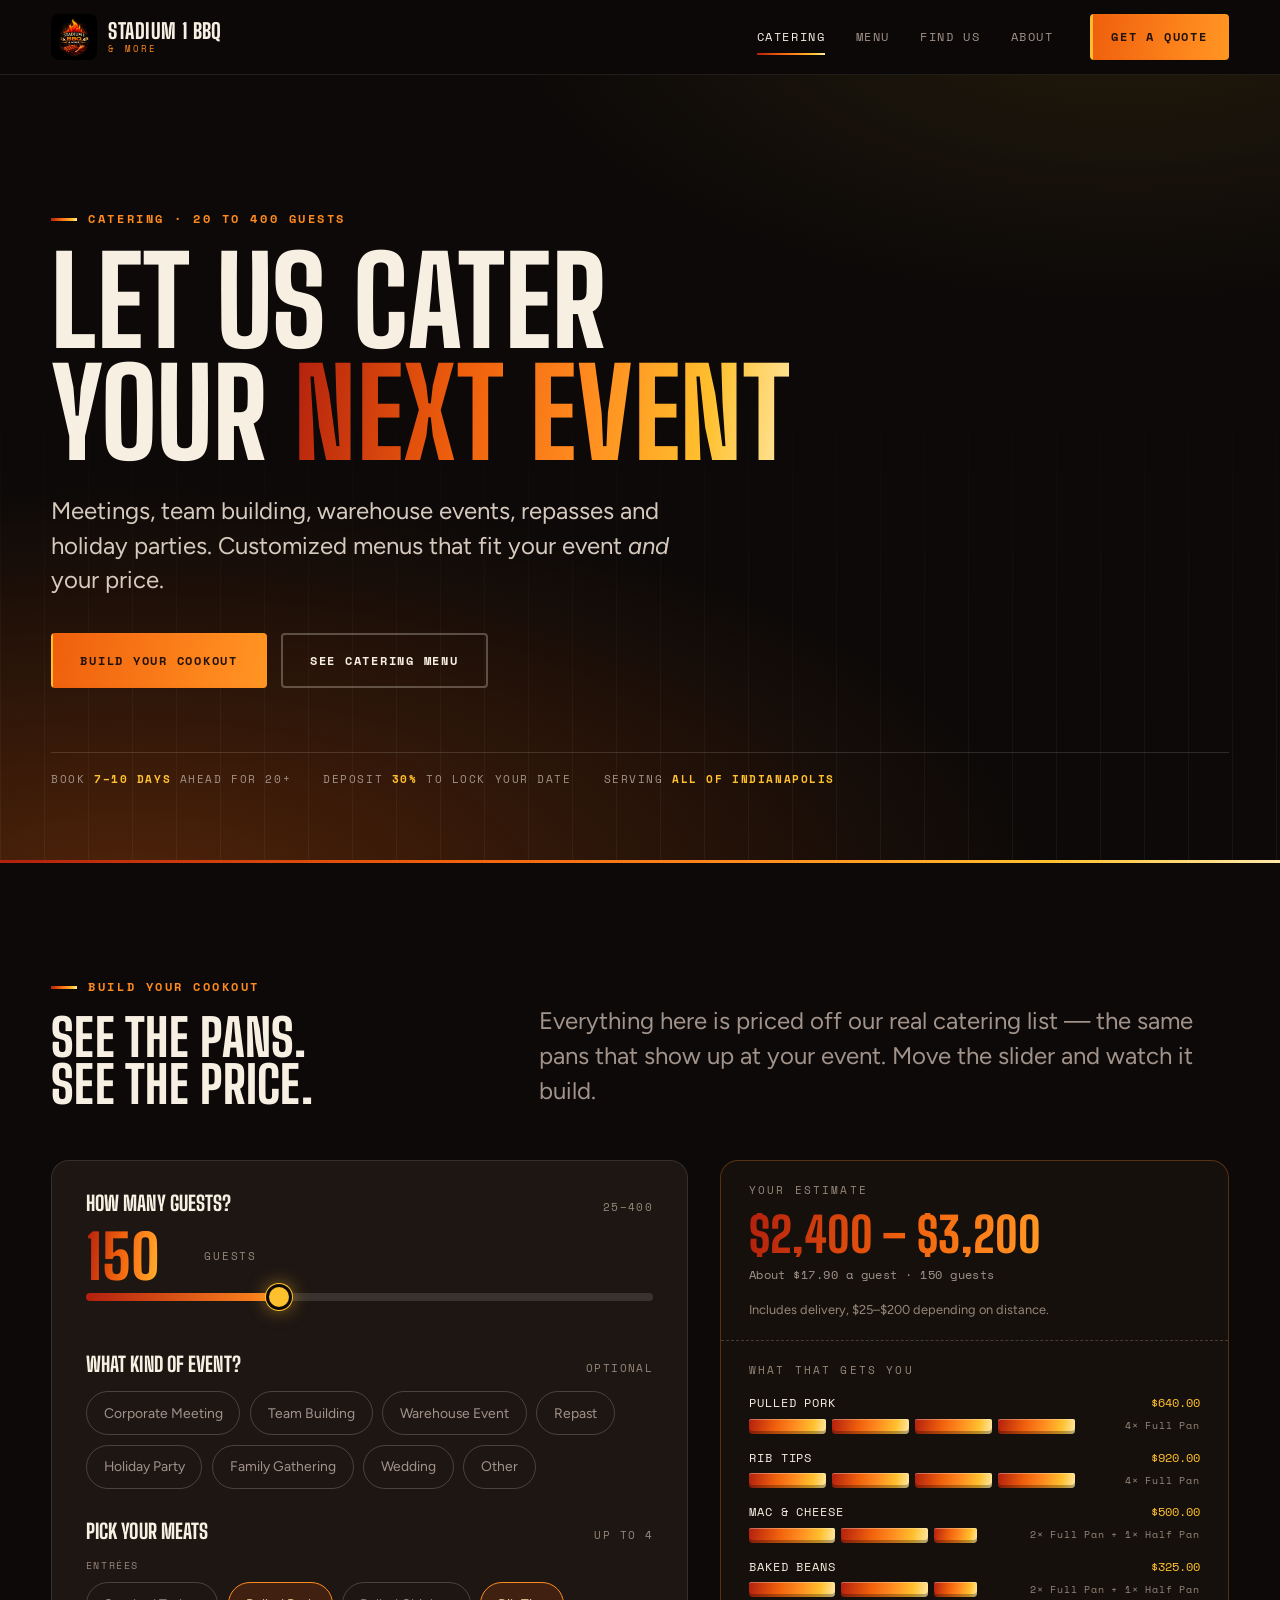
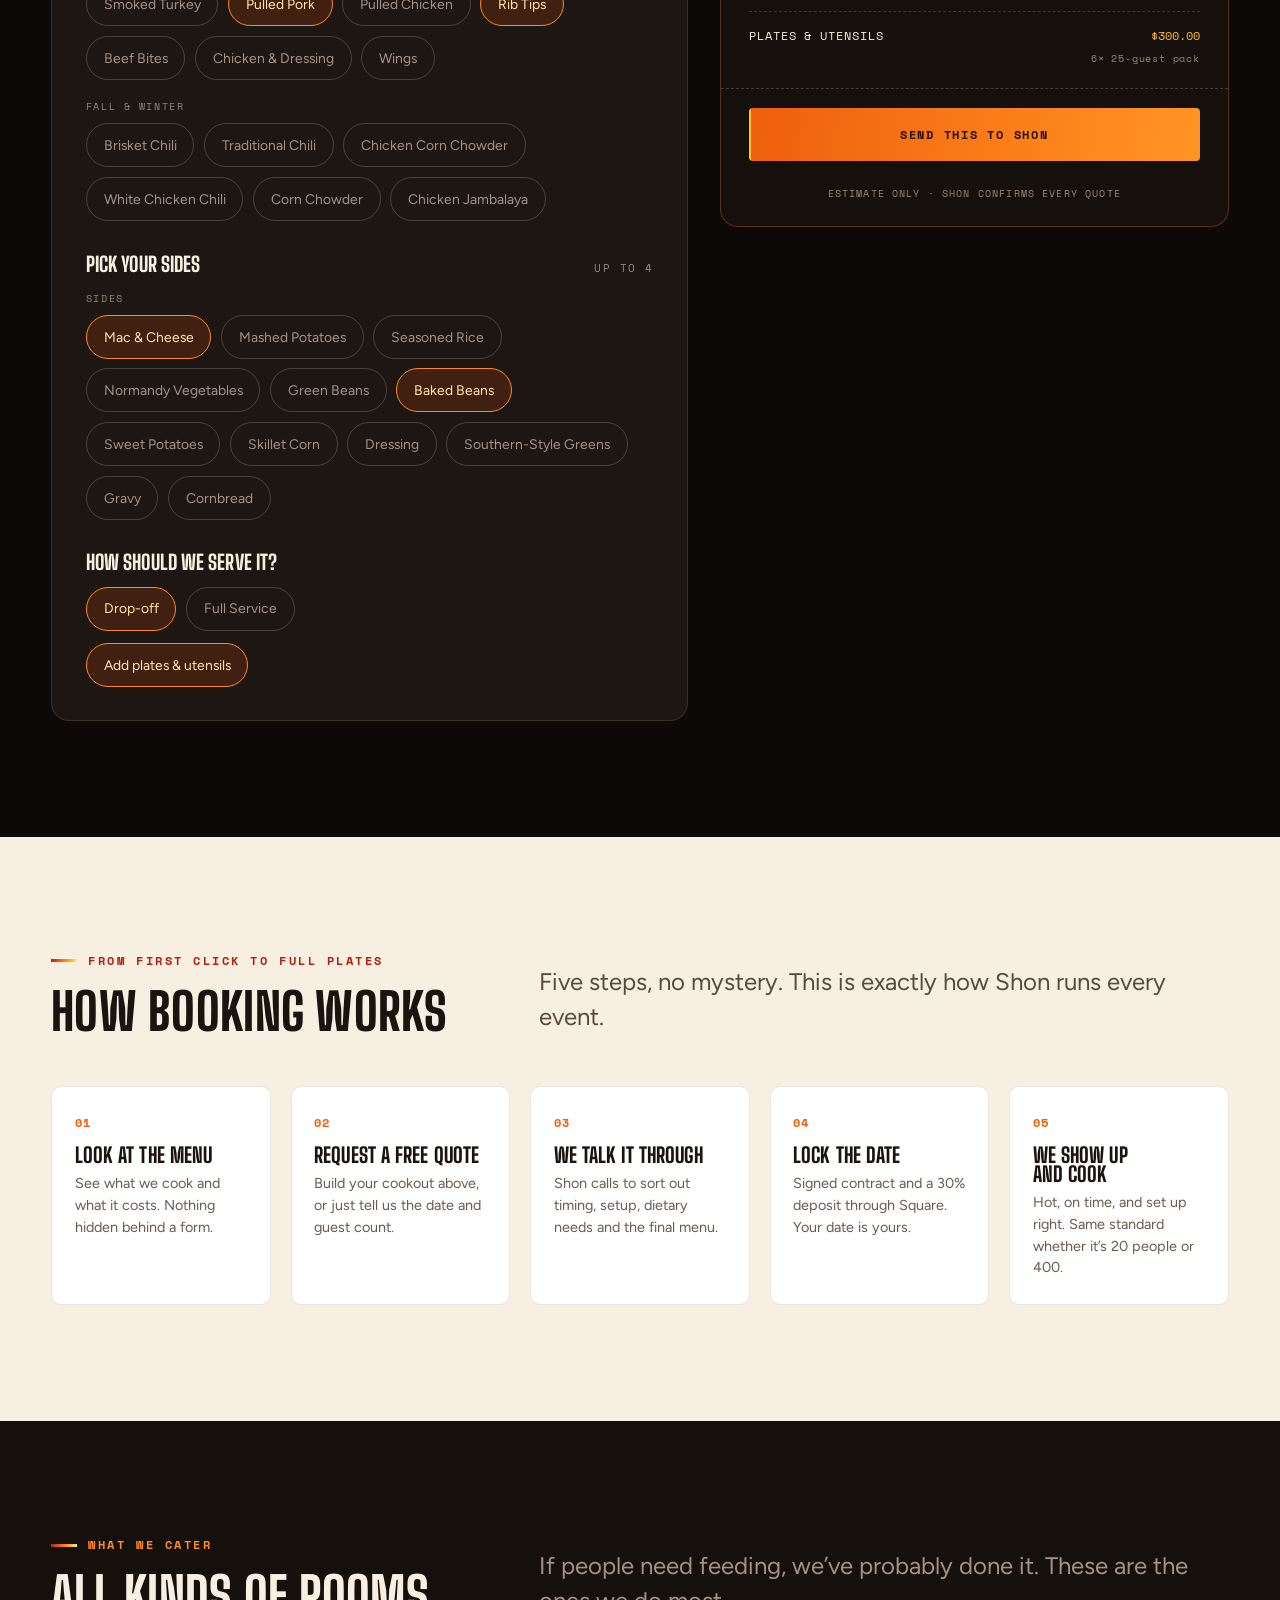
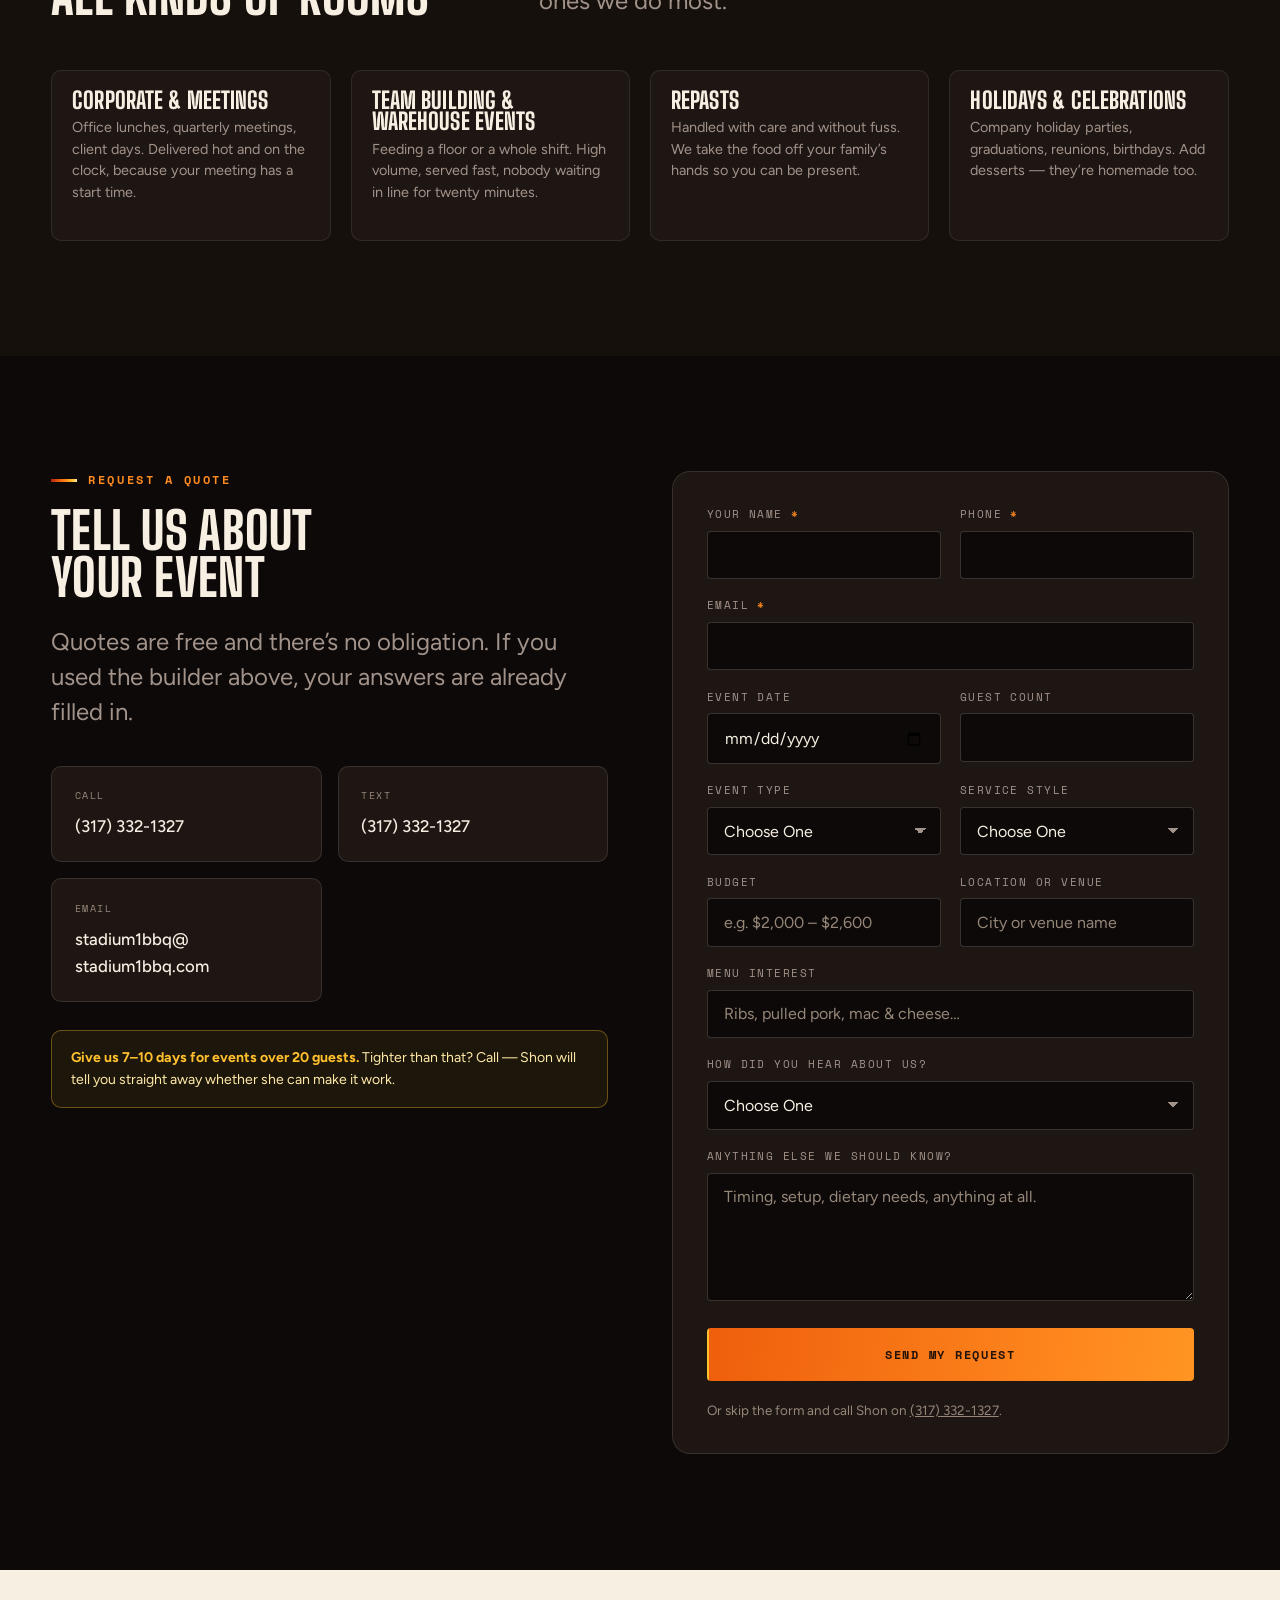
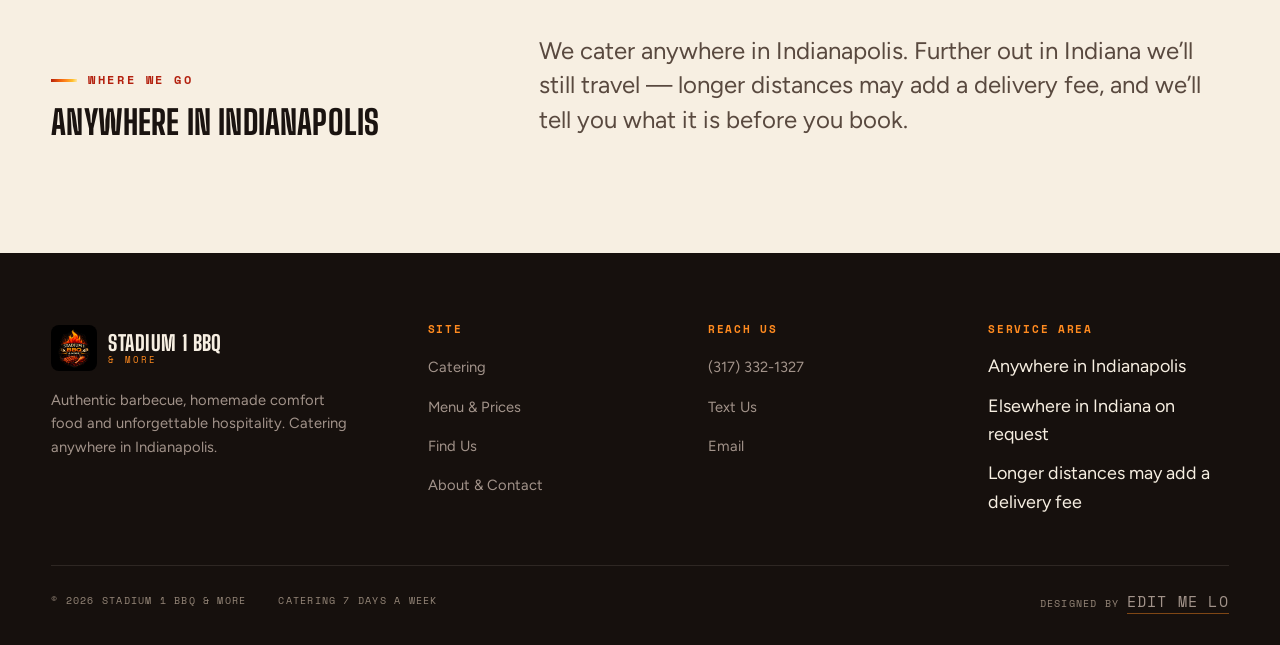
<file: catering.html>
<!DOCTYPE html>
<html lang="en">
<head>
<meta charset="utf-8">
<script>document.documentElement.className+=" js";</script>
<meta name="viewport" content="width=device-width, initial-scale=1">
<title>BBQ Catering — Stadium 1 BBQ &amp; More | Indianapolis</title>
<meta name="description" content="BBQ catering for 20 to 400 guests anywhere in Indianapolis. Build your cookout, see the pans and the price instantly, and send it straight to Shon.">
<link rel="canonical" href="https://www.stadium1bbq.com/catering.html">
<meta property="og:title" content="BBQ Catering — Stadium 1 BBQ &amp; More">
<meta property="og:description" content="Build your cookout and see the price before you call. Catering for 20 to 400 guests.">
<meta property="og:image" content="assets/img/rib-tips.jpg">
<link rel="icon" href="assets/img/logo-sm.png">
<link rel="preconnect" href="https://fonts.googleapis.com">
<link rel="preconnect" href="https://fonts.gstatic.com" crossorigin>
<link href="https://fonts.googleapis.com/css2?family=Big+Shoulders+Display:wght@700;800&family=Figtree:wght@400;500;600&family=Space+Mono:wght@400;700&display=swap" rel="stylesheet">
<link rel="stylesheet" href="assets/css/site.css">
</head>
<body>
<a class="skip-link" href="#main">Skip to content</a>

<header class="masthead">
  <div class="shell masthead__inner">
    <a class="brand" href="index.html">
      <img src="assets/img/logo-sm.png" alt="" width="46" height="46">
      <span class="brand__type">
        <span class="brand__name">Stadium 1 BBQ</span>
        <span class="brand__sub">&amp; More</span>
      </span>
    </a>
    <button class="burger" data-burger aria-expanded="false" aria-controls="nav" aria-label="Menu">
      <span></span><span></span><span></span>
    </button>
    <nav class="nav" id="nav" data-nav aria-label="Main">
      <a class="nav__link" href="catering.html" aria-current="page">Catering</a>
      <a class="nav__link" href="menu.html">Menu</a>
      <a class="nav__link" href="find-us.html">Find Us</a>
      <a class="nav__link" href="about.html">About</a>
      <a class="btn btn--fire nav__cta" href="#build">Get a Quote</a>
    </nav>
  </div>
</header>

<main id="main">

  <!-- ── Hero ────────────────────────────────────────────────── -->
  <section class="hero hero--type">
    <div class="shell hero__inner">
      <p class="eyebrow">Catering &middot; 20 to 400 guests</p>
      <h1>Let us cater<br>your <span class="hot">next event</span></h1>
      <p class="lede">Meetings, team building, warehouse events, repasses and holiday parties. Customized menus that fit your event <em>and</em> your price.</p>
      <div class="btn-row">
        <a class="btn btn--fire" href="#build">Build Your Cookout</a>
        <a class="btn btn--ghost" href="menu.html">See Catering Menu</a>
      </div>
      <p class="facts">
        <span>Book <b>7&ndash;10 days</b> ahead for 20+</span>
        <span>Deposit <b>30%</b> to lock your date</span>
        <span>Serving <b>all of Indianapolis</b></span>
      </p>
    </div>
  </section>

  <hr class="rule">

  <!-- ── THE BUILDER ─────────────────────────────────────────── -->
  <section class="band" id="build">
    <div class="shell shell--wide">
      <div class="head" data-reveal>
        <div>
          <p class="eyebrow">Build Your Cookout</p>
          <h2 class="h-md">See the pans.<br>See the price.</h2>
        </div>
        <p class="lede">Everything here is priced off our real catering list &mdash; the same pans that show up at your event. Move the slider and watch it build.</p>
      </div>

      <div data-cookout data-reveal>
        <noscript>
          <div class="notice">
            <strong>The cookout builder needs JavaScript.</strong>
            No problem &mdash; call or text Shon on
            <a href="tel:+13173321327">(317) 332-1327</a> and she&rsquo;ll price your event by hand,
            or see the full catering price list on the <a href="menu.html">menu page</a>.
          </div>
        </noscript>
      </div>
    </div>
  </section>

  <!-- ── How it works ────────────────────────────────────────── -->
  <section class="band band--cream">
    <div class="shell">
      <div class="head" data-reveal>
        <div>
          <p class="eyebrow">From first click to full plates</p>
          <h2 class="h-md">How booking works</h2>
        </div>
        <p class="lede">Five steps, no mystery. This is exactly how Shon runs every event.</p>
      </div>

      <div class="steps">
        <div class="step" data-reveal>
          <h3>Look at the menu</h3>
          <p>See what we cook and what it costs. Nothing hidden behind a form.</p>
        </div>
        <div class="step" data-reveal data-reveal-delay="1">
          <h3>Request a free quote</h3>
          <p>Build your cookout above, or just tell us the date and guest count.</p>
        </div>
        <div class="step" data-reveal data-reveal-delay="2">
          <h3>We talk it through</h3>
          <p>Shon calls to sort out timing, setup, dietary needs and the final menu.</p>
        </div>
        <div class="step" data-reveal data-reveal-delay="3">
          <h3>Lock the date</h3>
          <p>Signed contract and a 30% deposit through Square. Your date is yours.</p>
        </div>
        <div class="step" data-reveal data-reveal-delay="3">
          <h3>We show up and cook</h3>
          <p>Hot, on time, and set up right. Same standard whether it&rsquo;s 20 people or 400.</p>
        </div>
      </div>
    </div>
  </section>

  <!-- ── What we cater ───────────────────────────────────────── -->
  <section class="band band--coal">
    <div class="shell">
      <div class="head" data-reveal>
        <div>
          <p class="eyebrow">What we cater</p>
          <h2 class="h-md">All kinds of rooms</h2>
        </div>
        <p class="lede">If people need feeding, we&rsquo;ve probably done it. These are the ones we do most.</p>
      </div>

      <div class="dishes">
        <article class="dish" data-reveal>
          <div class="dish__body">
            <h3>Corporate &amp; meetings</h3>
            <p>Office lunches, quarterly meetings, client days. Delivered hot and on the clock, because your meeting has a start time.</p>
          </div>
        </article>
        <article class="dish" data-reveal data-reveal-delay="1">
          <div class="dish__body">
            <h3>Team building &amp; warehouse events</h3>
            <p>Feeding a floor or a whole shift. High volume, served fast, nobody waiting in line for twenty minutes.</p>
          </div>
        </article>
        <article class="dish" data-reveal data-reveal-delay="2">
          <div class="dish__body">
            <h3>Repasts</h3>
            <p>Handled with care and without fuss. We take the food off your family&rsquo;s hands so you can be present.</p>
          </div>
        </article>
        <article class="dish" data-reveal data-reveal-delay="3">
          <div class="dish__body">
            <h3>Holidays &amp; celebrations</h3>
            <p>Company holiday parties, graduations, reunions, birthdays. Add desserts &mdash; they&rsquo;re homemade too.</p>
          </div>
        </article>
      </div>
    </div>
  </section>

  <!-- ── Quote form ──────────────────────────────────────────── -->
  <section class="band" id="quote">
    <div class="shell">
      <div class="split" style="align-items:start">
        <div data-reveal>
          <p class="eyebrow">Request a quote</p>
          <h2 class="h-md">Tell us about<br>your event</h2>
          <div class="prose" style="margin-top:1.5rem">
            <p class="lede">Quotes are free and there&rsquo;s no obligation. If you used the builder above, your answers are already filled in.</p>
          </div>

          <div class="contacts" style="margin-top:2.25rem">
            <a class="contact-card" href="tel:+13173321327">
              <p class="contact-card__k">Call</p>
              <p class="contact-card__v">(317) 332-1327</p>
            </a>
            <a class="contact-card" href="sms:+13173321327">
              <p class="contact-card__k">Text</p>
              <p class="contact-card__v">(317) 332-1327</p>
            </a>
            <a class="contact-card" href="mailto:stadium1bbq@stadium1bbq.com">
              <p class="contact-card__k">Email</p>
              <p class="contact-card__v">stadium1bbq@<wbr>stadium1bbq.com</p>
            </a>
          </div>

          <div class="notice" style="margin-top:1.75rem">
            <strong>Give us 7&ndash;10 days for events over 20 guests.</strong>
            Tighter than that? Call &mdash; Shon will tell you straight away whether she can make it work.
          </div>
        </div>

        <div class="panel" data-reveal data-reveal-delay="1">
          <form class="form" data-quote-form data-no-endpoint novalidate>
            <div class="form__row">
              <div>
                <label for="q-name">Your name <span class="req">*</span></label>
                <input id="q-name" name="name" type="text" autocomplete="name" required>
              </div>
              <div>
                <label for="q-phone">Phone <span class="req">*</span></label>
                <input id="q-phone" name="phone" type="tel" autocomplete="tel" required>
              </div>
            </div>

            <div>
              <label for="q-email">Email <span class="req">*</span></label>
              <input id="q-email" name="email" type="email" autocomplete="email" required>
            </div>

            <div class="form__row">
              <div>
                <label for="q-date">Event date</label>
                <input id="q-date" name="event_date" type="date">
              </div>
              <div>
                <label for="q-guests">Guest count</label>
                <input id="q-guests" name="guests" type="number" min="1" step="1" inputmode="numeric">
              </div>
            </div>

            <div class="form__row">
              <div>
                <label for="q-type">Event type</label>
                <select id="q-type" name="event_type">
                  <option value="">Choose One</option>
                  <option>Corporate Meeting</option>
                  <option>Team Building</option>
                  <option>Warehouse Event</option>
                  <option>Repast</option>
                  <option>Holiday Party</option>
                  <option>Family Gathering</option>
                  <option>Wedding</option>
                  <option>Other</option>
                </select>
              </div>
              <div>
                <label for="q-service">Service style</label>
                <select id="q-service" name="service_style">
                  <option value="">Choose One</option>
                  <option>Drop-off</option>
                  <option>Full Service</option>
                </select>
              </div>
            </div>

            <div class="form__row">
              <div>
                <label for="q-budget">Budget</label>
                <input id="q-budget" name="budget" type="text" placeholder="e.g. $2,000 – $2,600">
              </div>
              <div>
                <label for="q-location">Location or venue</label>
                <input id="q-location" name="location" type="text" placeholder="City or venue name">
              </div>
            </div>

            <div>
              <label for="q-menu">Menu interest</label>
              <input id="q-menu" name="menu_interest" type="text" placeholder="Ribs, pulled pork, mac &amp; cheese…">
            </div>

            <div>
              <label for="q-heard">How did you hear about us?</label>
              <select id="q-heard" name="heard_from">
                <option value="">Choose One</option>
                <option>Word of Mouth</option>
                <option>Ate at an Event We Catered</option>
                <option>Farmers Market</option>
                <option>Facebook</option>
                <option>Search</option>
                <option>Other</option>
              </select>
            </div>

            <div>
              <label for="q-message">Anything else we should know?</label>
              <textarea id="q-message" name="message" placeholder="Timing, setup, dietary needs, anything at all."></textarea>
            </div>

            <div class="notice" data-form-status hidden></div>

            <button class="btn btn--fire" type="submit">Send My Request</button>
            <p class="form__note">Or skip the form and call Shon on <a href="tel:+13173321327">(317) 332-1327</a>.</p>
          </form>
        </div>
      </div>
    </div>
  </section>

  <!-- ── Service area ────────────────────────────────────────── -->
  <section class="band band--cream band--tight">
    <div class="shell">
      <div class="head" data-reveal>
        <div>
          <p class="eyebrow">Where we go</p>
          <h2 class="h-sm">Anywhere in Indianapolis</h2>
        </div>
        <p class="lede">We cater anywhere in Indianapolis. Further out in Indiana we&rsquo;ll still travel &mdash; longer distances may add a delivery fee, and we&rsquo;ll tell you what it is before you book.</p>
      </div>
    </div>
  </section>

</main>

<footer class="footer">
  <div class="shell">
    <div class="footer__grid">
      <div>
        <a class="brand" href="index.html" style="margin-bottom:1.1rem">
          <img src="assets/img/logo-sm.png" alt="" width="46" height="46">
          <span class="brand__type">
            <span class="brand__name">Stadium 1 BBQ</span>
            <span class="brand__sub">&amp; More</span>
          </span>
        </a>
        <p class="footer__blurb">Authentic barbecue, homemade comfort food and unforgettable hospitality. Catering anywhere in Indianapolis.</p>
      </div>
      <div>
        <h3>Site</h3>
        <ul>
          <li><a href="catering.html">Catering</a></li>
          <li><a href="menu.html">Menu &amp; Prices</a></li>
          <li><a href="find-us.html">Find Us</a></li>
          <li><a href="about.html">About &amp; Contact</a></li>
        </ul>
      </div>
      <div>
        <h3>Reach Us</h3>
        <ul>
          <li><a href="tel:+13173321327">(317) 332-1327</a></li>
          <li><a href="sms:+13173321327">Text Us</a></li>
          <li><a href="mailto:stadium1bbq@stadium1bbq.com">Email</a></li>
        </ul>
      </div>
      <div>
        <h3>Service Area</h3>
        <ul>
          <li>Anywhere in Indianapolis</li>
          <li>Elsewhere in Indiana on request</li>
          <li>Longer distances may add a delivery fee</li>
        </ul>
      </div>
    </div>
    <div class="footer__bottom">
      <p>&copy; <span data-year>2026</span> Stadium 1 BBQ &amp; More</p>
      <p>Catering 7 Days a Week</p>
      <p class="footer__credit">Designed by <a href="https://www.editmelo.com/" target="_blank" rel="noopener">Edit Me Lo</a></p>
    </div>
  </div>
</footer>

<script src="assets/js/site.js" defer></script>
<script src="assets/js/estimator.js" defer></script>
</body>
</html>
</file>
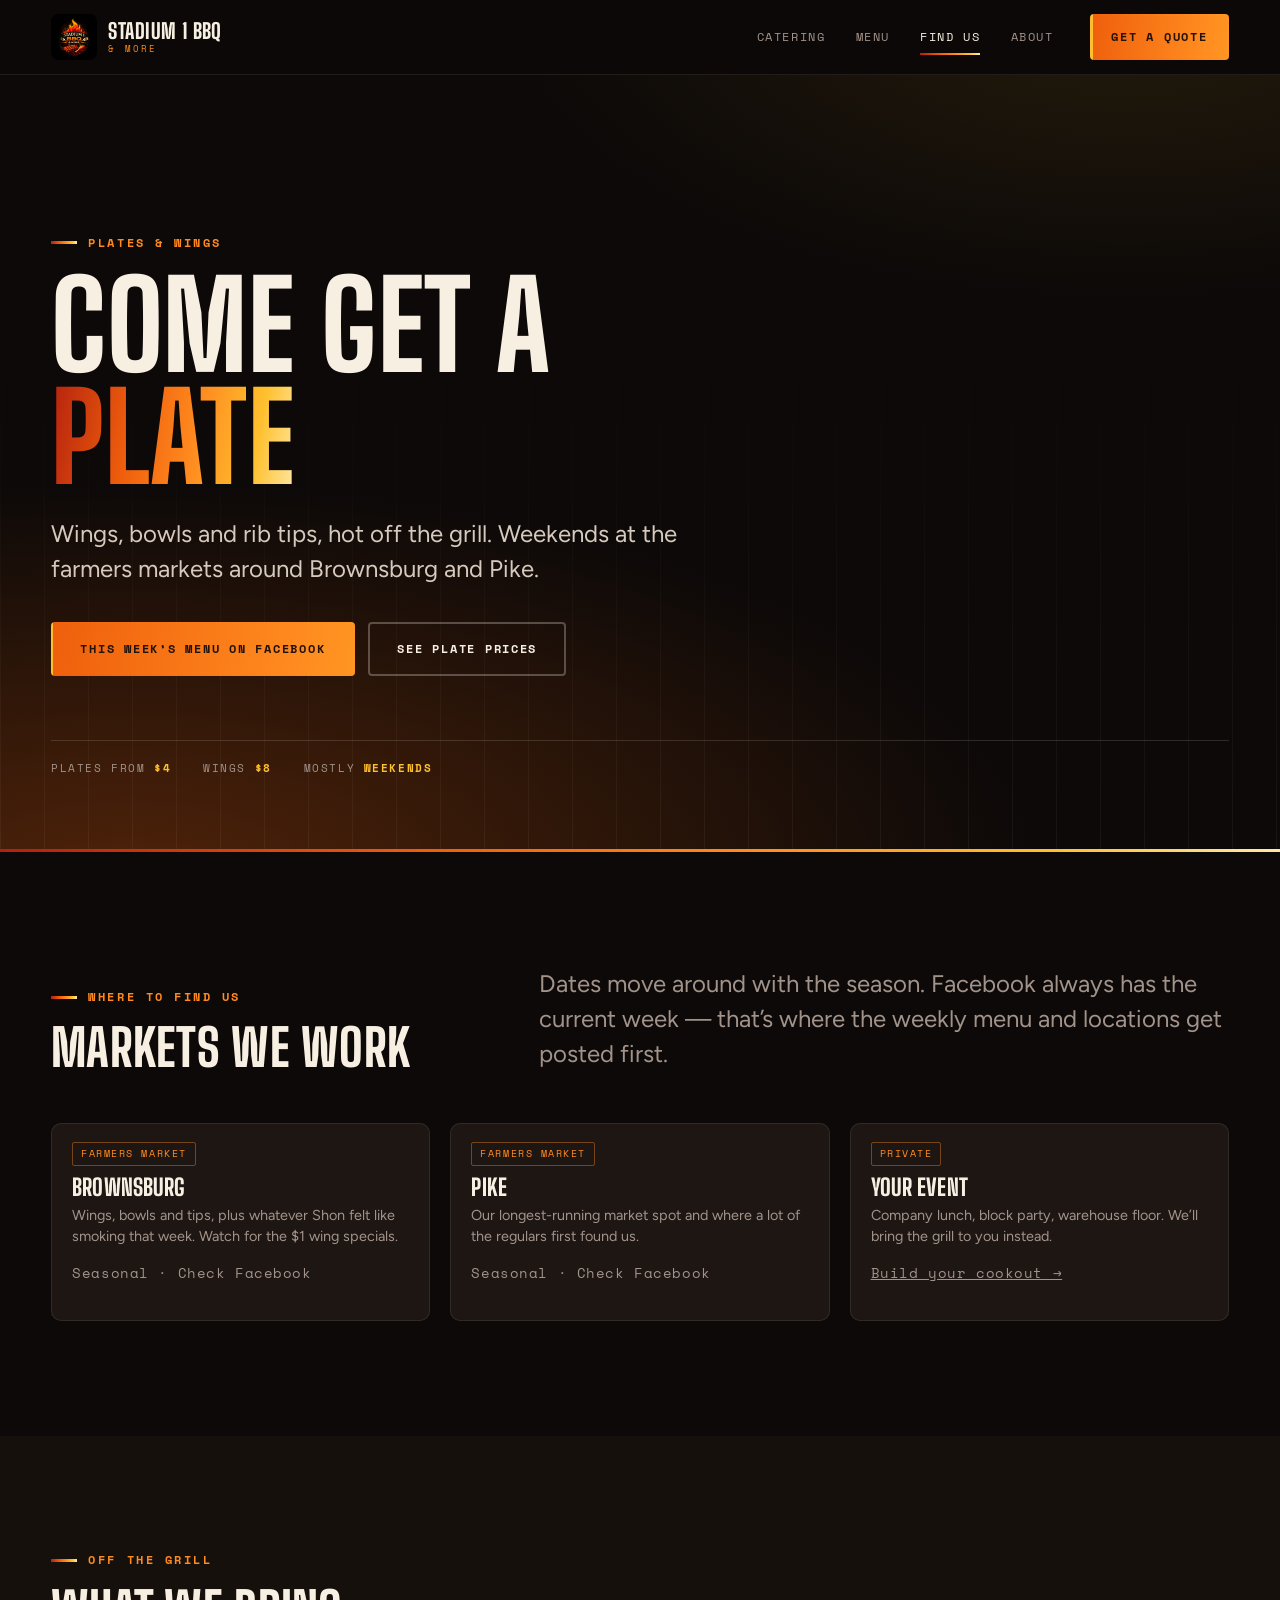
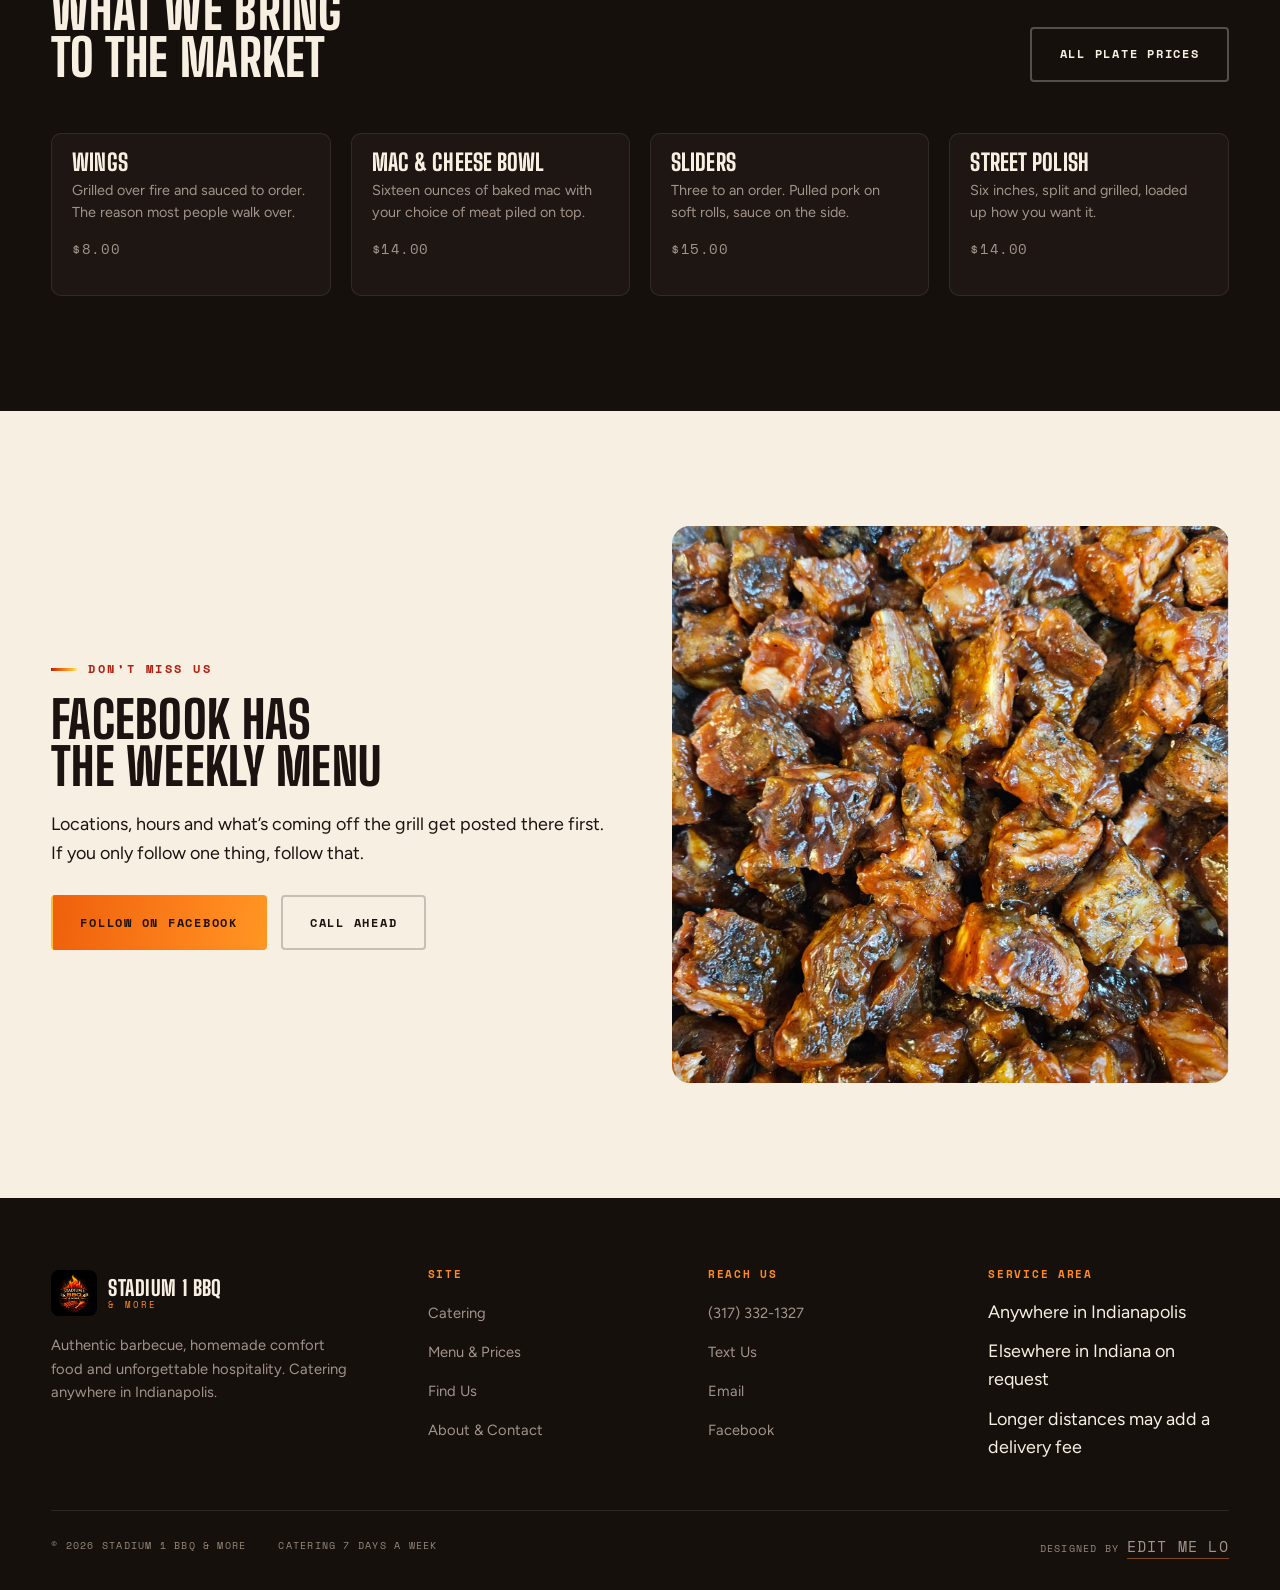
<file: find-us.html>
<!DOCTYPE html>
<html lang="en">
<head>
<meta charset="utf-8">
<script>document.documentElement.className+=" js";</script>
<meta name="viewport" content="width=device-width, initial-scale=1">
<title>Find Us — Stadium 1 BBQ &amp; More | Farmers Markets &amp; Weekly Plates</title>
<meta name="description" content="Wings, bowls and rib tips by the plate. Find Stadium 1 BBQ at farmers markets around Brownsburg and Pike, and see this week's menu.">
<link rel="canonical" href="https://www.stadium1bbq.com/find-us.html">
<meta property="og:title" content="Find Us — Stadium 1 BBQ &amp; More">
<meta property="og:description" content="Wings, bowls and rib tips by the plate. Catch us at the market this weekend.">
<meta property="og:image" content="assets/img/rib-tips.jpg">
<link rel="icon" href="assets/img/logo-sm.png">
<link rel="preconnect" href="https://fonts.googleapis.com">
<link rel="preconnect" href="https://fonts.gstatic.com" crossorigin>
<link href="https://fonts.googleapis.com/css2?family=Big+Shoulders+Display:wght@700;800&family=Figtree:wght@400;500;600&family=Space+Mono:wght@400;700&display=swap" rel="stylesheet">
<link rel="stylesheet" href="assets/css/site.css">
</head>
<body>
<a class="skip-link" href="#main">Skip to content</a>

<header class="masthead">
  <div class="shell masthead__inner">
    <a class="brand" href="index.html">
      <img src="assets/img/logo-sm.png" alt="" width="46" height="46">
      <span class="brand__type">
        <span class="brand__name">Stadium 1 BBQ</span>
        <span class="brand__sub">&amp; More</span>
      </span>
    </a>
    <button class="burger" data-burger aria-expanded="false" aria-controls="nav" aria-label="Menu">
      <span></span><span></span><span></span>
    </button>
    <nav class="nav" id="nav" data-nav aria-label="Main">
      <a class="nav__link" href="catering.html">Catering</a>
      <a class="nav__link" href="menu.html">Menu</a>
      <a class="nav__link" href="find-us.html" aria-current="page">Find Us</a>
      <a class="nav__link" href="about.html">About</a>
      <a class="btn btn--fire nav__cta" href="catering.html#build">Get a Quote</a>
    </nav>
  </div>
</header>

<main id="main">

  <!-- ── Hero ────────────────────────────────────────────────── -->
  <section class="hero hero--type">
    <div class="shell hero__inner">
      <p class="eyebrow">Plates &amp; wings</p>
      <h1>Come get a<br><span class="hot">plate</span></h1>
      <p class="lede">Wings, bowls and rib tips, hot off the grill. Weekends at the farmers markets around Brownsburg and Pike.</p>
      <div class="btn-row">
        <a class="btn btn--fire" href="https://www.facebook.com/Stadium1BBQSportsPubAndGrill/" target="_blank" rel="noopener">This Week&rsquo;s Menu on Facebook</a>
        <a class="btn btn--ghost" href="menu.html">See Plate Prices</a>
      </div>
      <p class="facts">
        <span>Plates from <b>$4</b></span>
        <span>Wings <b>$8</b></span>
        <span>Mostly <b>weekends</b></span>
      </p>
    </div>
  </section>

  <hr class="rule">

  <!-- ── Where we'll be ──────────────────────────────────────── -->
  <section class="band">
    <div class="shell">
      <div class="head" data-reveal>
        <div>
          <p class="eyebrow">Where to find us</p>
          <h2 class="h-md">Markets we work</h2>
        </div>
        <p class="lede">Dates move around with the season. Facebook always has the current week &mdash; that&rsquo;s where the weekly menu and locations get posted first.</p>
      </div>

      <div class="dishes">
        <article class="dish" data-reveal>
          <div class="dish__body">
            <span class="dish__tag">Farmers Market</span>
            <h3>Brownsburg</h3>
            <p>Wings, bowls and tips, plus whatever Shon felt like smoking that week. Watch for the $1 wing specials.</p>
            <p class="dish__price">Seasonal &middot; Check Facebook</p>
          </div>
        </article>
        <article class="dish" data-reveal data-reveal-delay="1">
          <div class="dish__body">
            <span class="dish__tag">Farmers Market</span>
            <h3>Pike</h3>
            <p>Our longest-running market spot and where a lot of the regulars first found us.</p>
            <p class="dish__price">Seasonal &middot; Check Facebook</p>
          </div>
        </article>
        <article class="dish" data-reveal data-reveal-delay="2">
          <div class="dish__body">
            <span class="dish__tag">Private</span>
            <h3>Your event</h3>
            <p>Company lunch, block party, warehouse floor. We&rsquo;ll bring the grill to you instead.</p>
            <p class="dish__price"><a href="catering.html#build" style="color:inherit">Build your cookout &rarr;</a></p>
          </div>
        </article>
      </div>
    </div>
  </section>

  <!-- ── What we bring ───────────────────────────────────────── -->
  <section class="band band--coal">
    <div class="shell">
      <div class="head" data-reveal>
        <div>
          <p class="eyebrow">Off the grill</p>
          <h2 class="h-md">What we bring<br>to the market</h2>
        </div>
        <a class="btn btn--ghost" href="menu.html">All Plate Prices</a>
      </div>

      <div class="dishes">
        <article class="dish" data-reveal>
          <div class="dish__body">
            <h3>Wings</h3>
            <p>Grilled over fire and sauced to order. The reason most people walk over.</p>
            <p class="dish__price">$8.00</p>
          </div>
        </article>
        <article class="dish" data-reveal data-reveal-delay="1">
          <div class="dish__body">
            <h3>Mac &amp; Cheese Bowl</h3>
            <p>Sixteen ounces of baked mac with your choice of meat piled on top.</p>
            <p class="dish__price">$14.00</p>
          </div>
        </article>
        <article class="dish" data-reveal data-reveal-delay="2">
          <div class="dish__body">
            <h3>Sliders</h3>
            <p>Three to an order. Pulled pork on soft rolls, sauce on the side.</p>
            <p class="dish__price">$15.00</p>
          </div>
        </article>
        <article class="dish" data-reveal data-reveal-delay="3">
          <div class="dish__body">
            <h3>Street Polish</h3>
            <p>Six inches, split and grilled, loaded up how you want it.</p>
            <p class="dish__price">$14.00</p>
          </div>
        </article>
      </div>
    </div>
  </section>

  <!-- ── Follow ──────────────────────────────────────────────── -->
  <section class="band band--cream">
    <div class="shell">
      <div class="split">
        <div data-reveal>
          <p class="eyebrow">Don&rsquo;t miss us</p>
          <h2 class="h-md">Facebook has<br>the weekly menu</h2>
          <div class="prose" style="margin-top:1.25rem">
            <p>Locations, hours and what&rsquo;s coming off the grill get posted there first. If you only follow one thing, follow that.</p>
          </div>
          <div class="btn-row" style="margin-top:1.75rem">
            <a class="btn btn--fire" href="https://www.facebook.com/Stadium1BBQSportsPubAndGrill/" target="_blank" rel="noopener">Follow on Facebook</a>
            <a class="btn btn--ghost" href="tel:+13173321327">Call Ahead</a>
          </div>
        </div>
        <div class="split__media" data-reveal data-reveal-delay="1">
          <img src="assets/img/rib-tips.jpg" alt="A full pan of sauced rib tips" loading="lazy">
        </div>
      </div>
    </div>
  </section>

</main>

<footer class="footer">
  <div class="shell">
    <div class="footer__grid">
      <div>
        <a class="brand" href="index.html" style="margin-bottom:1.1rem">
          <img src="assets/img/logo-sm.png" alt="" width="46" height="46">
          <span class="brand__type">
            <span class="brand__name">Stadium 1 BBQ</span>
            <span class="brand__sub">&amp; More</span>
          </span>
        </a>
        <p class="footer__blurb">Authentic barbecue, homemade comfort food and unforgettable hospitality. Catering anywhere in Indianapolis.</p>
      </div>
      <div>
        <h3>Site</h3>
        <ul>
          <li><a href="catering.html">Catering</a></li>
          <li><a href="menu.html">Menu &amp; Prices</a></li>
          <li><a href="find-us.html">Find Us</a></li>
          <li><a href="about.html">About &amp; Contact</a></li>
        </ul>
      </div>
      <div>
        <h3>Reach Us</h3>
        <ul>
          <li><a href="tel:+13173321327">(317) 332-1327</a></li>
          <li><a href="sms:+13173321327">Text Us</a></li>
          <li><a href="mailto:stadium1bbq@stadium1bbq.com">Email</a></li>
          <li><a href="https://www.facebook.com/Stadium1BBQSportsPubAndGrill/" target="_blank" rel="noopener">Facebook</a></li>
        </ul>
      </div>
      <div>
        <h3>Service Area</h3>
        <ul>
          <li>Anywhere in Indianapolis</li>
          <li>Elsewhere in Indiana on request</li>
          <li>Longer distances may add a delivery fee</li>
        </ul>
      </div>
    </div>
    <div class="footer__bottom">
      <p>&copy; <span data-year>2026</span> Stadium 1 BBQ &amp; More</p>
      <p>Catering 7 Days a Week</p>
      <p class="footer__credit">Designed by <a href="https://www.editmelo.com/" target="_blank" rel="noopener">Edit Me Lo</a></p>
    </div>
  </div>
</footer>

<script src="assets/js/site.js" defer></script>
</body>
</html>
</file>
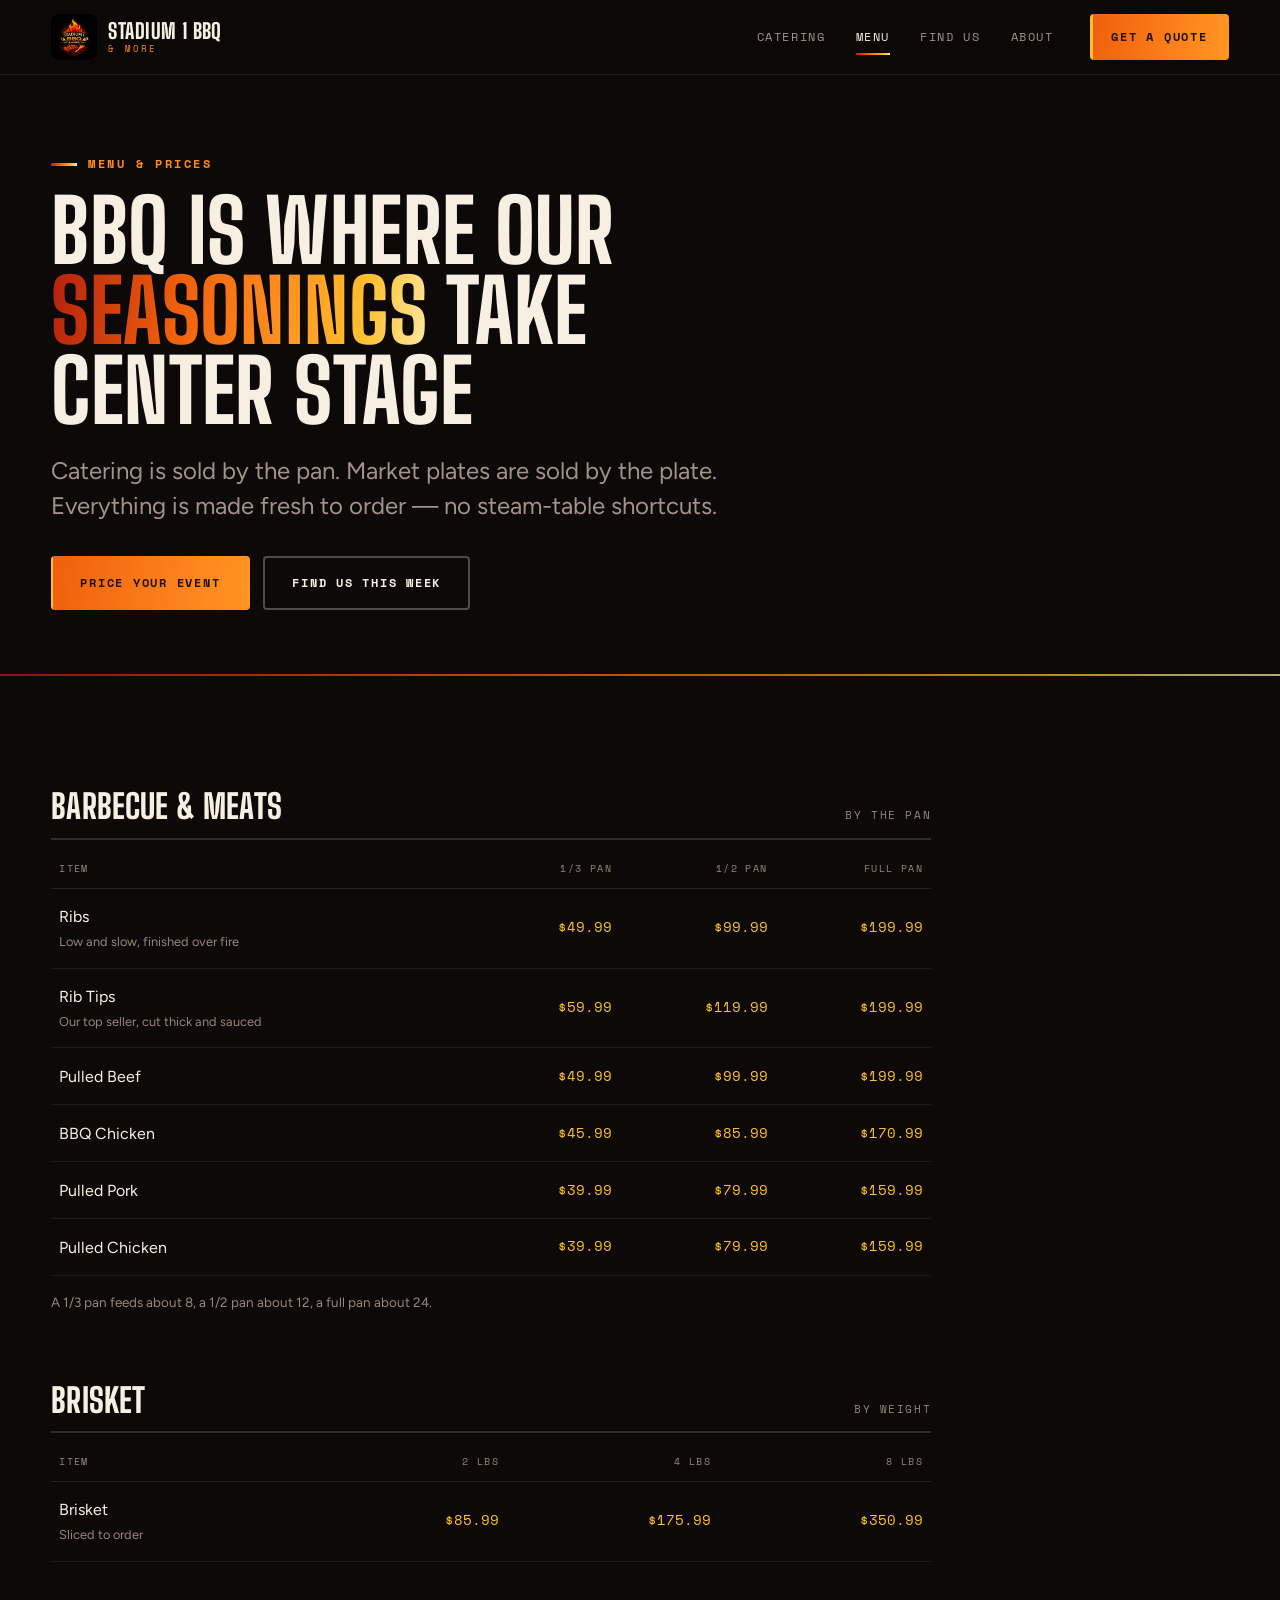
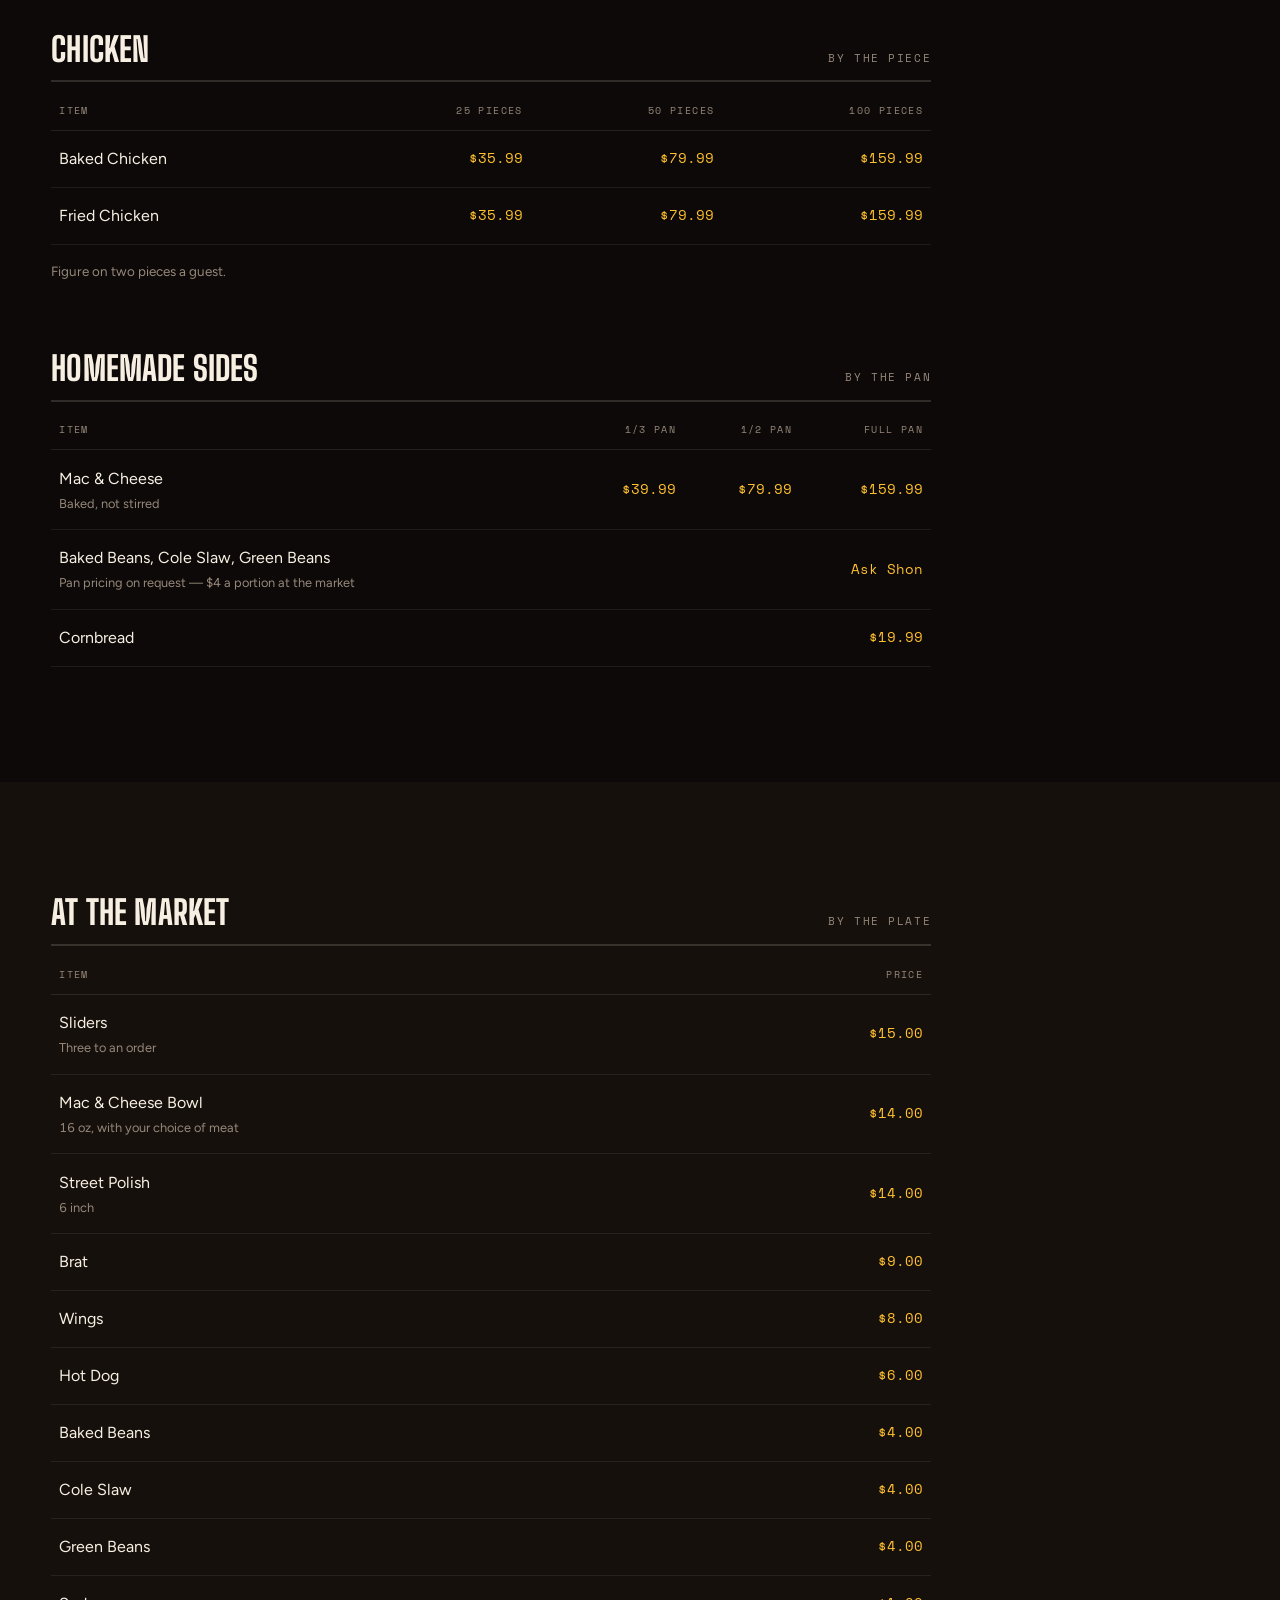
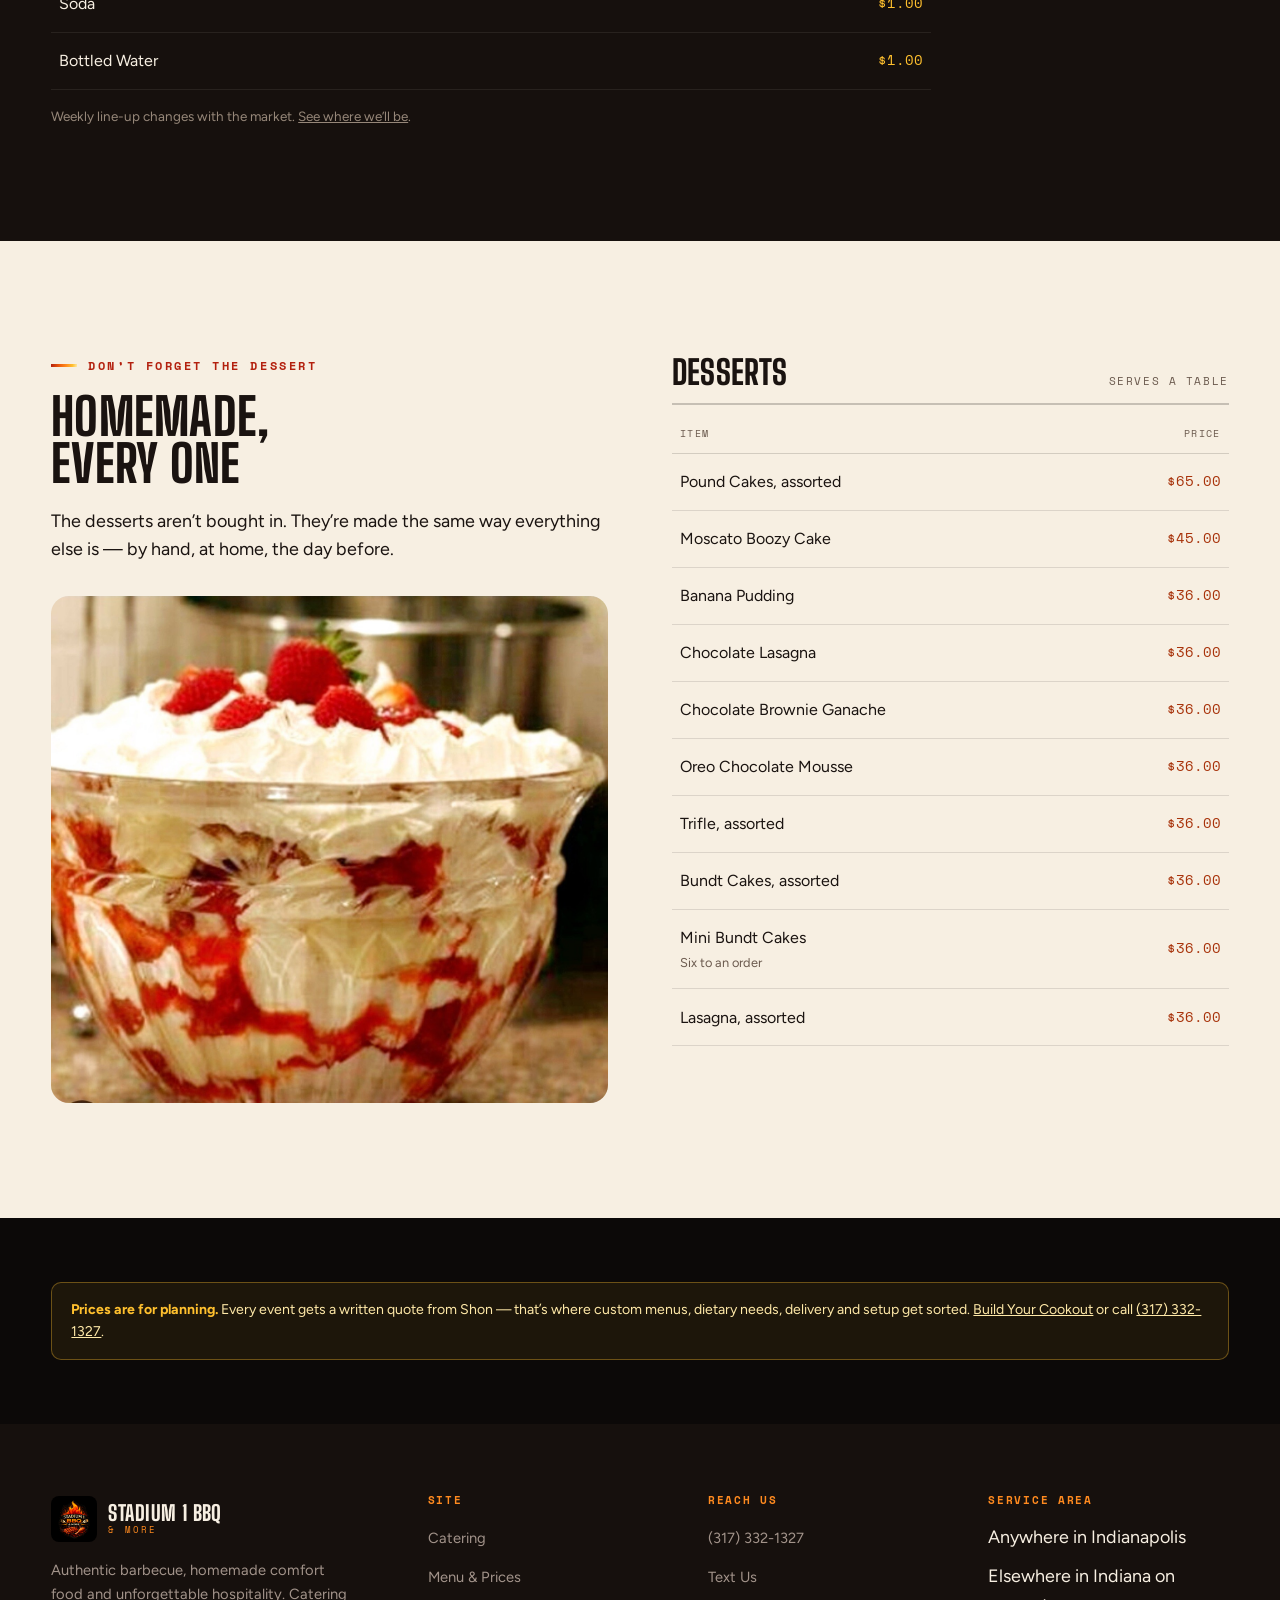
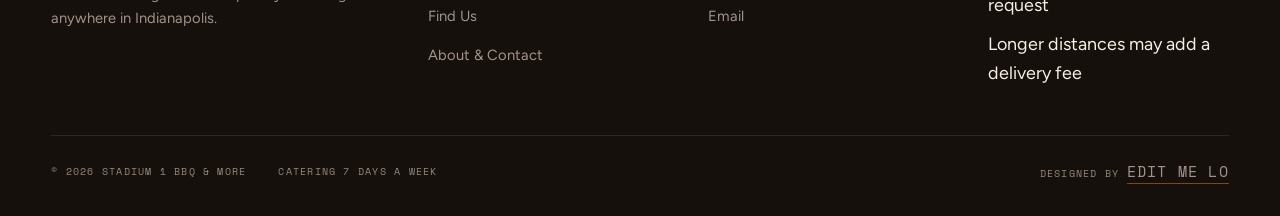
<file: menu.html>
<!DOCTYPE html>
<html lang="en">
<head>
<meta charset="utf-8">
<script>document.documentElement.className+=" js";</script>
<meta name="viewport" content="width=device-width, initial-scale=1">
<title>Menu &amp; Prices — Stadium 1 BBQ &amp; More</title>
<meta name="description" content="The full Stadium 1 BBQ catering menu and prices — ribs, rib tips, brisket, pulled pork, chicken, homemade mac and cheese, sides and desserts. Plus market plate prices.">
<link rel="canonical" href="https://www.stadium1bbq.com/menu.html">
<meta property="og:title" content="Menu &amp; Prices — Stadium 1 BBQ &amp; More">
<meta property="og:description" content="The full catering menu and prices, plus what we sell by the plate at the market.">
<meta property="og:image" content="assets/img/rib-tips.jpg">
<link rel="icon" href="assets/img/logo-sm.png">
<link rel="preconnect" href="https://fonts.googleapis.com">
<link rel="preconnect" href="https://fonts.gstatic.com" crossorigin>
<link href="https://fonts.googleapis.com/css2?family=Big+Shoulders+Display:wght@700;800&family=Figtree:wght@400;500;600&family=Space+Mono:wght@400;700&display=swap" rel="stylesheet">
<link rel="stylesheet" href="assets/css/site.css">
</head>
<body>
<a class="skip-link" href="#main">Skip to content</a>

<header class="masthead">
  <div class="shell masthead__inner">
    <a class="brand" href="index.html">
      <img src="assets/img/logo-sm.png" alt="" width="46" height="46">
      <span class="brand__type">
        <span class="brand__name">Stadium 1 BBQ</span>
        <span class="brand__sub">&amp; More</span>
      </span>
    </a>
    <button class="burger" data-burger aria-expanded="false" aria-controls="nav" aria-label="Menu">
      <span></span><span></span><span></span>
    </button>
    <nav class="nav" id="nav" data-nav aria-label="Main">
      <a class="nav__link" href="catering.html">Catering</a>
      <a class="nav__link" href="menu.html" aria-current="page">Menu</a>
      <a class="nav__link" href="find-us.html">Find Us</a>
      <a class="nav__link" href="about.html">About</a>
      <a class="btn btn--fire nav__cta" href="catering.html#build">Get a Quote</a>
    </nav>
  </div>
</header>

<main id="main">

  <section class="band band--tight" style="padding-top:clamp(3rem,7vw,5rem)">
    <div class="shell">
      <p class="eyebrow">Menu &amp; Prices</p>
      <h1 class="h-lg" style="max-width:16ch">BBQ is where our <span class="hot">seasonings</span> take center stage</h1>
      <p class="lede" style="margin-top:1.5rem">Catering is sold by the pan. Market plates are sold by the plate. Everything is made fresh to order &mdash; no steam-table shortcuts.</p>
      <div class="btn-row" style="margin-top:2rem">
        <a class="btn btn--fire" href="catering.html#build">Price Your Event</a>
        <a class="btn btn--ghost" href="find-us.html">Find Us This Week</a>
      </div>
    </div>
  </section>

  <hr class="rule rule--thin">

  <section class="band">
    <div class="shell">

      <!-- ── Catering: by the pan ─────────────────────────────── -->
      <div class="menu-group" data-reveal>
        <div class="menu-group__head">
          <h2>Barbecue &amp; meats</h2>
          <p>By the pan</p>
        </div>
        <div class="table-scroll">
          <table class="menu-table">
            <thead>
              <tr>
                <th scope="col">Item</th>
                <th scope="col">1/3 pan</th>
                <th scope="col">1/2 pan</th>
                <th scope="col">Full pan</th>
              </tr>
            </thead>
            <tbody>
              <tr>
                <td>Ribs<span class="menu-item__note">Low and slow, finished over fire</span></td>
                <td>$49.99</td><td>$99.99</td><td>$199.99</td>
              </tr>
              <tr>
                <td>Rib Tips<span class="menu-item__note">Our top seller, cut thick and sauced</span></td>
                <td>$59.99</td><td>$119.99</td><td>$199.99</td>
              </tr>
              <tr>
                <td>Pulled Beef</td>
                <td>$49.99</td><td>$99.99</td><td>$199.99</td>
              </tr>
              <tr>
                <td>BBQ Chicken</td>
                <td>$45.99</td><td>$85.99</td><td>$170.99</td>
              </tr>
              <tr>
                <td>Pulled Pork</td>
                <td>$39.99</td><td>$79.99</td><td>$159.99</td>
              </tr>
              <tr>
                <td>Pulled Chicken</td>
                <td>$39.99</td><td>$79.99</td><td>$159.99</td>
              </tr>
            </tbody>
          </table>
        </div>
        <p class="form__note" style="margin-top:1rem">A 1/3 pan feeds about 8, a 1/2 pan about 12, a full pan about 24.</p>
      </div>

      <!-- ── By weight ────────────────────────────────────────── -->
      <div class="menu-group" data-reveal>
        <div class="menu-group__head">
          <h2>Brisket</h2>
          <p>By weight</p>
        </div>
        <div class="table-scroll">
          <table class="menu-table">
            <thead>
              <tr>
                <th scope="col">Item</th>
                <th scope="col">2 lbs</th>
                <th scope="col">4 lbs</th>
                <th scope="col">8 lbs</th>
              </tr>
            </thead>
            <tbody>
              <tr>
                <td>Brisket<span class="menu-item__note">Sliced to order</span></td>
                <td>$85.99</td><td>$175.99</td><td>$350.99</td>
              </tr>
            </tbody>
          </table>
        </div>
      </div>

      <!-- ── By the piece ─────────────────────────────────────── -->
      <div class="menu-group" data-reveal>
        <div class="menu-group__head">
          <h2>Chicken</h2>
          <p>By the piece</p>
        </div>
        <div class="table-scroll">
          <table class="menu-table">
            <thead>
              <tr>
                <th scope="col">Item</th>
                <th scope="col">25 pieces</th>
                <th scope="col">50 pieces</th>
                <th scope="col">100 pieces</th>
              </tr>
            </thead>
            <tbody>
              <tr><td>Baked Chicken</td><td>$35.99</td><td>$79.99</td><td>$159.99</td></tr>
              <tr><td>Fried Chicken</td><td>$35.99</td><td>$79.99</td><td>$159.99</td></tr>
            </tbody>
          </table>
        </div>
        <p class="form__note" style="margin-top:1rem">Figure on two pieces a guest.</p>
      </div>

      <!-- ── Sides ────────────────────────────────────────────── -->
      <div class="menu-group" data-reveal>
        <div class="menu-group__head">
          <h2>Homemade sides</h2>
          <p>By the pan</p>
        </div>
        <div class="table-scroll">
          <table class="menu-table">
            <thead>
              <tr>
                <th scope="col">Item</th>
                <th scope="col">1/3 pan</th>
                <th scope="col">1/2 pan</th>
                <th scope="col">Full pan</th>
              </tr>
            </thead>
            <tbody>
              <tr>
                <td>Mac &amp; Cheese<span class="menu-item__note">Baked, not stirred</span></td>
                <td>$39.99</td><td>$79.99</td><td>$159.99</td>
              </tr>
              <tr>
                <td>Baked Beans, Cole Slaw, Green Beans<span class="menu-item__note">Pan pricing on request &mdash; $4 a portion at the market</span></td>
                <td colspan="3">Ask Shon</td>
              </tr>
              <tr>
                <td>Cornbread</td>
                <td colspan="3">$19.99</td>
              </tr>
            </tbody>
          </table>
        </div>
      </div>

    </div>
  </section>

  <!-- ── Market plates ───────────────────────────────────────── -->
  <section class="band band--coal">
    <div class="shell">
      <div class="menu-group" data-reveal>
        <div class="menu-group__head">
          <h2>At the market</h2>
          <p>By the plate</p>
        </div>
        <div class="table-scroll">
          <table class="menu-table">
            <thead>
              <tr>
                <th scope="col">Item</th>
                <th scope="col">Price</th>
              </tr>
            </thead>
            <tbody>
              <tr><td>Sliders <span class="menu-item__note">Three to an order</span></td><td>$15.00</td></tr>
              <tr><td>Mac &amp; Cheese Bowl <span class="menu-item__note">16&nbsp;oz, with your choice of meat</span></td><td>$14.00</td></tr>
              <tr><td>Street Polish <span class="menu-item__note">6 inch</span></td><td>$14.00</td></tr>
              <tr><td>Brat</td><td>$9.00</td></tr>
              <tr><td>Wings</td><td>$8.00</td></tr>
              <tr><td>Hot Dog</td><td>$6.00</td></tr>
              <tr><td>Baked Beans</td><td>$4.00</td></tr>
              <tr><td>Cole Slaw</td><td>$4.00</td></tr>
              <tr><td>Green Beans</td><td>$4.00</td></tr>
              <tr><td>Soda</td><td>$1.00</td></tr>
              <tr><td>Bottled Water</td><td>$1.00</td></tr>
            </tbody>
          </table>
        </div>
        <p class="form__note" style="margin-top:1rem">Weekly line-up changes with the market. <a href="find-us.html">See where we&rsquo;ll be</a>.</p>
      </div>
    </div>
  </section>

  <!-- ── Desserts ────────────────────────────────────────────── -->
  <section class="band band--cream">
    <div class="shell">
      <div class="split" style="align-items:start">
        <div data-reveal>
          <p class="eyebrow">Don&rsquo;t forget the dessert</p>
          <h2 class="h-md">Homemade,<br>every one</h2>
          <div class="prose" style="margin-top:1.25rem">
            <p>The desserts aren&rsquo;t bought in. They&rsquo;re made the same way everything else is &mdash; by hand, at home, the day before.</p>
          </div>
          <div class="split__media" style="margin-top:2rem">
            <img src="assets/img/trifle.jpg" alt="Layered strawberry trifle topped with whipped cream" loading="lazy">
          </div>
        </div>

        <div class="menu-group" data-reveal data-reveal-delay="1" style="margin-top:0">
          <div class="menu-group__head">
            <h2>Desserts</h2>
            <p>Serves a table</p>
          </div>
          <div class="table-scroll">
            <table class="menu-table">
              <thead>
                <tr><th scope="col">Item</th><th scope="col">Price</th></tr>
              </thead>
              <tbody>
                <tr><td>Pound Cakes, assorted</td><td>$65.00</td></tr>
                <tr><td>Moscato Boozy Cake</td><td>$45.00</td></tr>
                <tr><td>Banana Pudding</td><td>$36.00</td></tr>
                <tr><td>Chocolate Lasagna</td><td>$36.00</td></tr>
                <tr><td>Chocolate Brownie Ganache</td><td>$36.00</td></tr>
                <tr><td>Oreo Chocolate Mousse</td><td>$36.00</td></tr>
                <tr><td>Trifle, assorted</td><td>$36.00</td></tr>
                <tr><td>Bundt Cakes, assorted</td><td>$36.00</td></tr>
                <tr><td>Mini Bundt Cakes <span class="menu-item__note">Six to an order</span></td><td>$36.00</td></tr>
                <tr><td>Lasagna, assorted</td><td>$36.00</td></tr>
              </tbody>
            </table>
          </div>
        </div>
      </div>
    </div>
  </section>

  <section class="band band--tight">
    <div class="shell">
      <div class="notice" data-reveal>
        <strong>Prices are for planning.</strong>
        Every event gets a written quote from Shon &mdash; that&rsquo;s where custom menus, dietary needs, delivery and setup get sorted.
        <a href="catering.html#build">Build Your Cookout</a> or call <a href="tel:+13173321327">(317) 332-1327</a>.
      </div>
    </div>
  </section>

</main>

<footer class="footer">
  <div class="shell">
    <div class="footer__grid">
      <div>
        <a class="brand" href="index.html" style="margin-bottom:1.1rem">
          <img src="assets/img/logo-sm.png" alt="" width="46" height="46">
          <span class="brand__type">
            <span class="brand__name">Stadium 1 BBQ</span>
            <span class="brand__sub">&amp; More</span>
          </span>
        </a>
        <p class="footer__blurb">Authentic barbecue, homemade comfort food and unforgettable hospitality. Catering anywhere in Indianapolis.</p>
      </div>
      <div>
        <h3>Site</h3>
        <ul>
          <li><a href="catering.html">Catering</a></li>
          <li><a href="menu.html">Menu &amp; Prices</a></li>
          <li><a href="find-us.html">Find Us</a></li>
          <li><a href="about.html">About &amp; Contact</a></li>
        </ul>
      </div>
      <div>
        <h3>Reach Us</h3>
        <ul>
          <li><a href="tel:+13173321327">(317) 332-1327</a></li>
          <li><a href="sms:+13173321327">Text Us</a></li>
          <li><a href="mailto:stadium1bbq@stadium1bbq.com">Email</a></li>
        </ul>
      </div>
      <div>
        <h3>Service Area</h3>
        <ul>
          <li>Anywhere in Indianapolis</li>
          <li>Elsewhere in Indiana on request</li>
          <li>Longer distances may add a delivery fee</li>
        </ul>
      </div>
    </div>
    <div class="footer__bottom">
      <p>&copy; <span data-year>2026</span> Stadium 1 BBQ &amp; More</p>
      <p>Catering 7 Days a Week</p>
      <p class="footer__credit">Designed by <a href="https://www.editmelo.com/" target="_blank" rel="noopener">Edit Me Lo</a></p>
    </div>
  </div>
</footer>

<script src="assets/js/site.js" defer></script>
</body>
</html>
</file>
<file: assets/css/site.css>
/* ==========================================================================
   Stadium 1 BBQ & More — site styles
   Palette sampled from the logo: char ground + ember→gold heat ramp.
   ========================================================================== */

/* --------------------------------------------------------------------------
   1. Tokens
   -------------------------------------------------------------------------- */
:root {
  /* Ground — warm-biased blacks, never pure #000 */
  --char:        #0c0908;
  --coal:        #16100d;
  --soot:        #1e1613;
  --ash:         #2e231d;

  /* Warm paper — the hospitality half of the brand */
  --cream:       #f7efe2;
  --cream-deep:  #ece0cd;
  --ink:         #1a1310;

  /* The heat ramp. Used as a gradient, not as flat accents. */
  --ember-deep:  #b3200e;
  --ember:       #ef5f0c;
  --flame:       #ff8a1f;
  --gold:        #ffc02e;
  --white-hot:   #ffe9a8;

  --smoke:       #a2938a;
  /* Light enough to clear 4.5:1 on every dark surface we use, since this
     colour carries small labels, notes and table headers. */
  --smoke-dim:   #968779;

  --ramp: linear-gradient(100deg, var(--ember-deep) 0%, var(--ember) 34%, var(--flame) 58%, var(--gold) 82%, var(--white-hot) 100%);
  --ramp-v: linear-gradient(to top, var(--ember-deep) 0%, var(--ember) 45%, var(--flame) 72%, var(--gold) 100%);
  /* Button ramp starts at ember, not the deep red — dark label text only
     reaches 2.7:1 against #b3200e but clears 5.4:1 from ember upward. */
  --ramp-btn: linear-gradient(100deg, var(--ember) 0%, var(--flame) 45%, var(--gold) 100%);

  /* Type */
  --display: "Big Shoulders Display", "Haettenschweiler", "Arial Narrow", sans-serif;
  --body:    "Figtree", -apple-system, BlinkMacSystemFont, "Segoe UI", Roboto, sans-serif;
  --ticket:  "Space Mono", ui-monospace, "SFMono-Regular", Menlo, monospace;

  /* Scale */
  --step--1: clamp(0.82rem, 0.79rem + 0.15vw, 0.9rem);
  --step-0:  clamp(1rem, 0.96rem + 0.2vw, 1.12rem);
  --step-1:  clamp(1.2rem, 1.1rem + 0.5vw, 1.5rem);
  --step-2:  clamp(1.5rem, 1.3rem + 1vw, 2.2rem);
  --step-3:  clamp(2rem, 1.6rem + 2vw, 3.4rem);
  --step-4:  clamp(2.8rem, 1.9rem + 4.4vw, 6rem);
  --step-5:  clamp(3.4rem, 2rem + 7vw, 9rem);

  --gutter: clamp(1.25rem, 4vw, 3.5rem);
  --measure: 62ch;
  --shell: 1240px;

  --r-sm: 4px;
  --r:    10px;
  --r-lg: 18px;

  --ease: cubic-bezier(.22, .68, .3, 1);
}

/* --------------------------------------------------------------------------
   2. Reset & base
   -------------------------------------------------------------------------- */
*, *::before, *::after { box-sizing: border-box; }

html {
  -webkit-text-size-adjust: 100%;
  scroll-behavior: smooth;
  /* The masthead is sticky and 74px tall, so an anchor jump would put
     the target's heading underneath it. Applies to every anchor on the
     site: #order, #build, #seasonal, #family. */
  scroll-padding-top: 90px;
}

body {
  margin: 0;
  background: var(--char);
  color: var(--cream);
  font-family: var(--body);
  font-size: var(--step-0);
  line-height: 1.6;
  -webkit-font-smoothing: antialiased;
  overflow-x: hidden;
}

img, svg, video { display: block; max-width: 100%; height: auto; }

h1, h2, h3, h4 {
  font-family: var(--display);
  font-weight: 800;
  line-height: 0.92;
  letter-spacing: 0.005em;
  text-transform: uppercase;
  margin: 0;
  text-wrap: balance;
}

p { margin: 0 0 1rem; }
p:last-child { margin-bottom: 0; }

a { color: inherit; }

:focus-visible {
  outline: 3px solid var(--gold);
  outline-offset: 3px;
  border-radius: 2px;
}

.skip-link {
  position: absolute; left: 0; top: -100px;
  background: var(--gold); color: var(--ink);
  padding: 0.75rem 1.25rem; z-index: 200;
  font-family: var(--ticket); font-size: 0.8rem;
  text-transform: uppercase; letter-spacing: 0.1em;
  text-decoration: none;
}
.skip-link:focus { top: 0; }

.sr-only {
  position: absolute; width: 1px; height: 1px;
  padding: 0; margin: -1px; overflow: hidden;
  clip: rect(0 0 0 0); white-space: nowrap; border: 0;
}

/* --------------------------------------------------------------------------
   3. Layout primitives
   -------------------------------------------------------------------------- */
.shell {
  width: min(100% - (var(--gutter) * 2), var(--shell));
  margin-inline: auto;
}
.shell--wide { width: min(100% - (var(--gutter) * 2), 1480px); }

.band { padding-block: clamp(3.5rem, 9vw, 7.5rem); position: relative; }
.band--tight { padding-block: clamp(2.5rem, 5vw, 4rem); }
.band--cream { background: var(--cream); color: var(--ink); }
.band--coal  { background: var(--coal); }

/* Hairline of heat between bands */
.band--cream + .band, .band + .band--cream { border-top: none; }

.rule {
  height: 3px; border: 0; margin: 0;
  background: var(--ramp);
}
.rule--thin { height: 2px; opacity: 0.7; }

/* --------------------------------------------------------------------------
   4. Typographic components
   -------------------------------------------------------------------------- */
.eyebrow {
  font-family: var(--ticket);
  font-size: 0.72rem;
  font-weight: 700;
  text-transform: uppercase;
  letter-spacing: 0.22em;
  color: var(--flame);
  margin: 0 0 1.1rem;
  display: flex;
  align-items: center;
  gap: 0.7rem;
}
.eyebrow::before {
  content: "";
  width: 26px; height: 3px;
  background: var(--ramp);
  flex: none;
}
.band--cream .eyebrow { color: var(--ember-deep); }

.h-xl { font-size: var(--step-5); }
.h-lg { font-size: var(--step-4); }
.h-md { font-size: var(--step-3); }
.h-sm { font-size: var(--step-2); }

.lede {
  font-size: var(--step-1);
  line-height: 1.45;
  color: var(--smoke);
  max-width: 46ch;
  font-weight: 400;
}
.band--cream .lede { color: #59493f; }

.prose { max-width: var(--measure); }
.prose p + p { margin-top: 0.4rem; }

/* Heat-filled headline word */
.hot {
  background: var(--ramp);
  -webkit-background-clip: text;
  background-clip: text;
  color: transparent;
}

/* --------------------------------------------------------------------------
   5. Buttons
   -------------------------------------------------------------------------- */
.btn {
  --btn-bg: transparent;
  --btn-fg: var(--cream);
  display: inline-flex;
  align-items: center;
  justify-content: center;
  gap: 0.6rem;
  padding: 0.95rem 1.7rem;
  font-family: var(--ticket);
  font-size: 0.78rem;
  font-weight: 700;
  text-transform: uppercase;
  letter-spacing: 0.14em;
  text-decoration: none;
  border: 2px solid var(--ash);
  border-radius: var(--r-sm);
  background: var(--btn-bg);
  color: var(--btn-fg);
  cursor: pointer;
  transition: transform .18s var(--ease), border-color .18s var(--ease), background-color .18s var(--ease), color .18s var(--ease);
  text-align: center;
}
.btn:hover { transform: translateY(-2px); }

.btn--fire {
  border-color: transparent;
  background: var(--ramp-btn);
  background-size: 180% 100%;
  background-position: 0% 50%;
  color: #22120a;
  transition: transform .18s var(--ease), background-position .45s var(--ease);
}
.btn--fire:hover { background-position: 100% 50%; }

.btn--ghost { border-color: rgba(247,239,226,.28); }
.btn--ghost:hover { border-color: var(--gold); color: var(--gold); }

.band--cream .btn--ghost { border-color: rgba(26,19,16,.22); color: var(--ink); }
.band--cream .btn--ghost:hover { border-color: var(--ember-deep); color: var(--ember-deep); }

.btn-row { display: flex; flex-wrap: wrap; gap: 0.85rem; }

/* --------------------------------------------------------------------------
   6. Header
   -------------------------------------------------------------------------- */
.masthead {
  position: sticky; top: 0; z-index: 100;
  background: rgba(12,9,8,.82);
  backdrop-filter: blur(14px);
  -webkit-backdrop-filter: blur(14px);
  border-bottom: 1px solid rgba(247,239,226,.09);
}
.masthead__inner {
  display: flex; align-items: center; gap: 1.5rem;
  min-height: 74px;
}
.brand { display: flex; align-items: center; gap: 0.7rem; text-decoration: none; flex: none; }
.brand img { width: 46px; height: 46px; object-fit: contain; border-radius: 8px; }
.brand__type { display: flex; flex-direction: column; line-height: 1; }
.brand__name {
  font-family: var(--display); font-weight: 800;
  font-size: 1.32rem; text-transform: uppercase;
  letter-spacing: 0.02em; color: var(--cream);
}
.brand__sub {
  font-family: var(--ticket); font-size: 0.56rem;
  letter-spacing: 0.24em; text-transform: uppercase;
  color: var(--flame); margin-top: 3px;
}

.nav { margin-left: auto; display: flex; align-items: center; gap: 1.9rem; }
.nav__link {
  font-family: var(--ticket); font-size: 0.75rem;
  text-transform: uppercase; letter-spacing: 0.13em;
  text-decoration: none; color: var(--smoke);
  padding: 0.4rem 0; position: relative;
  transition: color .18s var(--ease);
}
.nav__link:hover, .nav__link[aria-current="page"] { color: var(--cream); }
.nav__link[aria-current="page"]::after {
  content: ""; position: absolute; left: 0; right: 0; bottom: -2px;
  height: 2px; background: var(--ramp);
}

.nav__cta { margin-left: 0.4rem; padding: 0.7rem 1.2rem; }

/* The business has two front doors: a quote for catering, a plate at the
   market. The filled button stays with catering because that is the bigger
   booking; ordering gets the outline so both are reachable without the two
   competing. */
.nav__cta--order { margin-left: 0.6rem; }

/* Six links plus two buttons is tight just above the burger breakpoint, so
   the link gaps tighten before anything is allowed to wrap. */
@media (max-width: 1180px) and (min-width: 901px) {
  .nav { gap: 1.15rem; }
  .nav__cta, .nav__cta--order { padding: 0.65rem 0.9rem; letter-spacing: 0.1em; }
}

.burger {
  display: none; margin-left: auto;
  width: 46px; height: 46px;
  background: none; border: 1px solid rgba(247,239,226,.2);
  border-radius: var(--r-sm); cursor: pointer;
  padding: 0; place-items: center;
}
.burger span {
  display: block; width: 20px; height: 2px;
  background: var(--cream); margin: 3.5px auto;
  transition: transform .25s var(--ease), opacity .2s var(--ease);
}
.burger[aria-expanded="true"] span:nth-child(1) { transform: translateY(5.5px) rotate(45deg); }
.burger[aria-expanded="true"] span:nth-child(2) { opacity: 0; }
.burger[aria-expanded="true"] span:nth-child(3) { transform: translateY(-5.5px) rotate(-45deg); }

@media (max-width: 900px) {
  .burger { display: grid; }
  .nav {
    position: fixed; inset: 74px 0 auto 0;
    flex-direction: column; align-items: stretch; gap: 0;
    background: var(--coal);
    border-bottom: 1px solid rgba(247,239,226,.1);
    padding: 0.5rem var(--gutter) 1.75rem;
    transform: translateY(-12px);
    opacity: 0; visibility: hidden;
    transition: opacity .22s var(--ease), transform .22s var(--ease), visibility .22s;
  }
  .nav[data-open="true"] { opacity: 1; visibility: visible; transform: translateY(0); }
  .nav__link { padding: 1rem 0; border-bottom: 1px solid rgba(247,239,226,.08); font-size: 0.95rem; }
  .nav__link[aria-current="page"]::after { display: none; }
  .nav__cta { margin: 1.25rem 0 0; }
  /* Stacked in the drawer, the second button needs its own gap and
     neither should sit flush against the links above. */
  .nav__cta--order { margin: 1.25rem 0 0; }
  .nav__cta--order + .nav__cta { margin-top: 0.7rem; }
}

/* --------------------------------------------------------------------------
   7. Hero
   -------------------------------------------------------------------------- */
.hero { position: relative; isolation: isolate; overflow: hidden; }
.hero__media { position: absolute; inset: 0; z-index: -2; }
.hero__media img { width: 100%; height: 100%; object-fit: cover; }
.hero__media::after {
  content: ""; position: absolute; inset: 0;
  background:
    linear-gradient(to top, var(--char) 4%, rgba(12,9,8,.86) 32%, rgba(12,9,8,.52) 66%, rgba(12,9,8,.72) 100%),
    radial-gradient(90% 70% at 15% 82%, rgba(239,95,12,.22), transparent 62%);
}
/* Photo-free hero. Used where we have no real photograph of Shon's food
   rather than filling the space with stock. Ember glow off the bottom
   left, with charcoal grate lines rising out of it. */
.hero--type {
  background:
    radial-gradient(115% 85% at 10% 105%, rgba(239,95,12,.30), transparent 62%),
    radial-gradient(75% 60% at 88% -10%, rgba(255,192,46,.10), transparent 65%),
    var(--char);
}
.hero--type::before {
  content: "";
  position: absolute; inset: 0; z-index: -1;
  background: repeating-linear-gradient(90deg,
    rgba(247,239,226,.055) 0 1px, transparent 1px 44px);
  -webkit-mask-image: linear-gradient(to top, #000 0%, transparent 68%);
  mask-image: linear-gradient(to top, #000 0%, transparent 68%);
  pointer-events: none;
}

/* For high-key photographs that would otherwise fight the headline. */
.hero--bright .hero__media::after {
  background:
    linear-gradient(to right, rgba(12,9,8,.94) 0%, rgba(12,9,8,.82) 38%, rgba(12,9,8,.42) 78%, rgba(12,9,8,.55) 100%),
    linear-gradient(to top, var(--char) 3%, rgba(12,9,8,.7) 30%, rgba(12,9,8,.4) 70%, rgba(12,9,8,.65) 100%);
}
@media (max-width: 760px) {
  .hero--bright .hero__media::after {
    background: linear-gradient(to top, var(--char) 3%, rgba(12,9,8,.88) 30%, rgba(12,9,8,.78) 100%);
  }
}
.hero__inner {
  padding-block: clamp(5rem, 15vh, 9rem) clamp(3.5rem, 8vh, 6rem);
  min-height: min(86vh, 780px);
  display: flex; flex-direction: column; justify-content: flex-end;
}
.hero h1 {
  font-size: var(--step-5);
  max-width: 15ch;
  margin-bottom: 1.5rem;
}
.hero .lede { max-width: 44ch; color: #d6c9bd; margin-bottom: 2.2rem; }

/* Ticket strip of hard facts */
.facts {
  display: flex; flex-wrap: wrap;
  font-family: var(--ticket);
  font-size: 0.7rem; text-transform: uppercase;
  letter-spacing: 0.14em; color: var(--smoke);
  border-top: 1px solid rgba(247,239,226,.14);
  margin-top: clamp(2.5rem, 6vw, 4rem);
  padding-top: 1.1rem;
  gap: 0.6rem 2rem;
}
.facts b { color: var(--gold); font-weight: 700; }

/* --------------------------------------------------------------------------
   8. Two-door split (catering | plates)
   -------------------------------------------------------------------------- */
.doors { display: grid; gap: 1.25rem; grid-template-columns: repeat(2, 1fr); }
@media (max-width: 780px) { .doors { grid-template-columns: 1fr; } }

.door {
  position: relative; isolation: isolate; overflow: hidden;
  border-radius: var(--r-lg);
  min-height: 380px;
  padding: clamp(1.6rem, 3vw, 2.5rem);
  display: flex; flex-direction: column; justify-content: flex-end;
  text-decoration: none; color: var(--cream);
  border: 1px solid rgba(247,239,226,.1);
  transition: transform .3s var(--ease), border-color .3s var(--ease);
}
.door:hover { transform: translateY(-5px); border-color: rgba(255,192,46,.45); }
.door img {
  position: absolute; inset: 0; z-index: -2;
  width: 100%; height: 100%; object-fit: cover;
  transition: transform .6s var(--ease);
}
.door:hover img { transform: scale(1.05); }
.door::after {
  content: ""; position: absolute; inset: 0; z-index: -1;
  background: linear-gradient(to top, rgba(12,9,8,.95) 12%, rgba(12,9,8,.55) 55%, rgba(12,9,8,.25) 100%);
}
.door h3 { font-size: var(--step-3); margin-bottom: 0.6rem; }
.door p { color: #cdbfb3; max-width: 34ch; margin-bottom: 1.2rem; font-size: 0.96rem; }
.door__go {
  font-family: var(--ticket); font-size: 0.74rem;
  text-transform: uppercase; letter-spacing: 0.14em;
  color: var(--gold); display: inline-flex; align-items: center; gap: 0.5rem;
}
.door__go span { transition: transform .25s var(--ease); display: inline-block; }
.door:hover .door__go span { transform: translateX(5px); }

/* Photo-free door. Same grate-and-ember language as .hero--type. */
.door--type {
  background:
    radial-gradient(105% 80% at 8% 108%, rgba(239,95,12,.30), transparent 62%),
    linear-gradient(170deg, var(--soot), var(--char) 72%);
}
.door--type::before {
  content: ""; position: absolute; inset: 0; z-index: -1;
  background: repeating-linear-gradient(90deg,
    rgba(247,239,226,.06) 0 1px, transparent 1px 38px);
  -webkit-mask-image: linear-gradient(to top, #000 0%, transparent 72%);
  mask-image: linear-gradient(to top, #000 0%, transparent 72%);
}
.door--type::after { display: none; }
.door--type { min-height: 300px; }

/* Second door reads warmer, so the pair doesn't look like a mistake. */
.door--type.door--gold {
  background:
    radial-gradient(105% 80% at 92% 108%, rgba(255,192,46,.24), transparent 62%),
    linear-gradient(190deg, var(--soot), var(--char) 72%);
}

/* --------------------------------------------------------------------------
   9. Section heading block
   -------------------------------------------------------------------------- */
.head {
  display: grid; grid-template-columns: minmax(0,1fr) minmax(0,auto);
  gap: 1.5rem 3rem; align-items: end;
  margin-bottom: clamp(2rem, 4vw, 3.25rem);
}
@media (max-width: 760px) { .head { grid-template-columns: 1fr; align-items: start; } }

/* --------------------------------------------------------------------------
   10. Dish grid
   -------------------------------------------------------------------------- */
.dishes { display: grid; gap: 1.25rem; grid-template-columns: repeat(auto-fit, minmax(250px, 1fr)); }

.dish {
  border-radius: var(--r); overflow: hidden;
  background: var(--soot);
  border: 1px solid rgba(247,239,226,.09);
  display: flex; flex-direction: column;
  transition: border-color .25s var(--ease), transform .25s var(--ease);
}
.dish:hover { border-color: rgba(255,138,31,.4); transform: translateY(-3px); }
.dish__img { aspect-ratio: 4 / 3; overflow: hidden; background: var(--ash); }
.dish__img img { width: 100%; height: 100%; object-fit: cover; }
.dish__body { padding: 1.15rem 1.25rem 1.35rem; flex: 1; display: flex; flex-direction: column; }
.dish h3 { font-size: 1.45rem; margin-bottom: 0.4rem; }
.dish p { color: var(--smoke); font-size: 0.9rem; line-height: 1.5; margin-bottom: 0.9rem; }
.dish__price {
  margin-top: auto;
  font-family: var(--ticket); font-size: 0.78rem;
  color: var(--gold); letter-spacing: 0.04em;
}
.dish__tag {
  display: inline-block;
  font-family: var(--ticket); font-size: 0.6rem;
  text-transform: uppercase; letter-spacing: 0.16em;
  color: var(--flame); border: 1px solid rgba(255,138,31,.4);
  padding: 0.2rem 0.5rem; border-radius: 2px; margin-bottom: 0.7rem;
  align-self: flex-start;
}

/* --------------------------------------------------------------------------
   11. Story / word-of-mouth
   -------------------------------------------------------------------------- */
.split {
  display: grid; gap: clamp(2rem, 5vw, 4.5rem);
  grid-template-columns: repeat(auto-fit, minmax(300px, 1fr));
  align-items: center;
}
.split__media img { border-radius: var(--r-lg); width: 100%; }

.stat {
  border-left: 3px solid transparent;
  border-image: var(--ramp-v) 1;
  padding-left: 1.5rem;
  margin: 2rem 0;
}
.stat__num {
  font-family: var(--display); font-weight: 800;
  font-size: var(--step-4); line-height: 0.9;
  background: var(--ramp); -webkit-background-clip: text; background-clip: text; color: transparent;
}
.stat__label {
  font-family: var(--ticket); font-size: 0.72rem;
  text-transform: uppercase; letter-spacing: 0.16em;
  color: var(--smoke-dim); margin-top: 0.5rem;
}
.band--cream .stat__label { color: #6b5a4e; }

/* --------------------------------------------------------------------------
   12. Steps
   -------------------------------------------------------------------------- */
.steps { display: grid; gap: 1.25rem; grid-template-columns: repeat(auto-fit, minmax(215px, 1fr)); counter-reset: step; }
.step {
  padding: 1.6rem 1.4rem;
  border: 1px solid rgba(247,239,226,.1);
  border-radius: var(--r);
  background: var(--soot);
  counter-increment: step;
  position: relative;
}
.step::before {
  content: counter(step, decimal-leading-zero);
  font-family: var(--ticket); font-size: 0.75rem; font-weight: 700;
  color: var(--ember); letter-spacing: 0.1em;
  display: block; margin-bottom: 0.9rem;
}
/* Numbers belong on a real sequence. Lists of qualities or facts get a
   heat mark instead, so the order doesn't imply a ranking. */
.steps--plain .step::before {
  content: "";
  width: 24px; height: 3px;
  background: var(--ramp);
  margin-bottom: 1rem;
}
.step h3 { font-size: 1.3rem; margin-bottom: 0.5rem; }
.step p { color: var(--smoke); font-size: 0.9rem; line-height: 1.5; }
.band--cream .step { background: #fff; border-color: rgba(26,19,16,.1); }
.band--cream .step p { color: #6b5a4e; }

/* --------------------------------------------------------------------------
   13. THE COOKOUT BUILDER  (signature)
   -------------------------------------------------------------------------- */
.builder {
  display: grid;
  grid-template-columns: minmax(0, 1.25fr) minmax(0, 1fr);
  gap: clamp(1.25rem, 2.5vw, 2rem);
  align-items: start;
}
/* Grid and flex children default to min-width:auto, which lets long
   content push the layout wider than the viewport. */
.builder > *, .split > *, .head > *, .footer__grid > * { min-width: 0; }
@media (max-width: 940px) { .builder { grid-template-columns: 1fr; } }

.panel {
  background: var(--soot);
  border: 1px solid rgba(247,239,226,.11);
  border-radius: var(--r-lg);
  padding: clamp(1.4rem, 3vw, 2.1rem);
}

.field + .field { margin-top: 2.1rem; }

.field__label {
  display: flex; align-items: baseline; justify-content: space-between;
  gap: 1rem; margin-bottom: 0.9rem;
}
.field__label h3 { font-size: 1.28rem; }
.field__hint {
  font-family: var(--ticket); font-size: 0.66rem;
  text-transform: uppercase; letter-spacing: 0.13em;
  color: var(--smoke-dim);
}

/* Guest slider */
.guests { display: flex; align-items: center; gap: 1.25rem; flex-wrap: wrap; }
.guests__count {
  font-family: var(--display); font-weight: 800;
  font-size: clamp(2.6rem, 6vw, 3.8rem); line-height: 0.85;
  background: var(--ramp); -webkit-background-clip: text; background-clip: text; color: transparent;
  min-width: 3.4ch;
  font-variant-numeric: tabular-nums;
}
.guests__unit {
  font-family: var(--ticket); font-size: 0.68rem;
  text-transform: uppercase; letter-spacing: 0.16em; color: var(--smoke-dim);
}

input[type="range"] {
  -webkit-appearance: none; appearance: none;
  width: 100%; height: 30px; background: none; cursor: pointer; margin: 0;
}
input[type="range"]::-webkit-slider-runnable-track {
  height: 8px; border-radius: 99px;
  background: linear-gradient(to right, var(--ember-deep), var(--flame) var(--fill, 40%), rgba(247,239,226,.13) var(--fill, 40%));
}
input[type="range"]::-moz-range-track {
  height: 8px; border-radius: 99px; background: rgba(247,239,226,.13);
}
input[type="range"]::-moz-range-progress {
  height: 8px; border-radius: 99px; background: linear-gradient(to right, var(--ember-deep), var(--flame));
}
input[type="range"]::-webkit-slider-thumb {
  -webkit-appearance: none; appearance: none;
  width: 26px; height: 26px; margin-top: -9px;
  border-radius: 50%;
  background: var(--gold);
  border: 3px solid var(--char);
  box-shadow: 0 0 0 1px var(--gold), 0 0 18px rgba(255,192,46,.55);
}
input[type="range"]::-moz-range-thumb {
  width: 20px; height: 20px; border-radius: 50%;
  background: var(--gold); border: 3px solid var(--char);
  box-shadow: 0 0 0 1px var(--gold), 0 0 18px rgba(255,192,46,.55);
}

/* Choice chips */
.chips { display: flex; flex-wrap: wrap; gap: 0.6rem; }
.chip { position: relative; }
.chip input { position: absolute; opacity: 0; width: 0; height: 0; }
.chip span {
  display: block;
  padding: 0.62rem 1.05rem;
  border: 1px solid rgba(247,239,226,.2);
  border-radius: 99px;
  font-size: 0.87rem;
  color: var(--smoke);
  cursor: pointer;
  transition: border-color .18s var(--ease), color .18s var(--ease), background-color .18s var(--ease);
  user-select: none;
}
.chip span:hover { border-color: rgba(255,192,46,.5); color: var(--cream); }
.chip input:checked + span {
  background: rgba(239,95,12,.16);
  border-color: var(--flame);
  color: var(--white-hot);
}
.chip input:focus-visible + span { outline: 3px solid var(--gold); outline-offset: 3px; }
.chip input:disabled + span { opacity: 0.35; cursor: not-allowed; }

/* A long list of choices, broken up under small headings. */
.chips__group {
  flex-basis: 100%;
  font-family: var(--ticket); font-size: 0.62rem;
  text-transform: uppercase; letter-spacing: 0.16em;
  color: var(--smoke-dim);
  margin: 0.6rem 0 -0.1rem;
}
.chips__group:first-child { margin-top: 0; }
.chips--extra { margin-top: 0.75rem; }

/* Service lines in the ticket: priced like pans, no pan drawing. */
.pan--extra .pan__qty { grid-column: 1 / -1; }
.pan--extra:first-of-type,
.pan:not(.pan--extra) + .pan--extra {
  border-top: 1px dashed rgba(247,239,226,.16);
  padding-top: 0.85rem;
}

/* ---- The pan build (the signature moment) ---- */
.ticket {
  position: sticky; top: 96px;
  background: var(--coal);
  border: 1px solid rgba(255,138,31,.28);
  border-radius: var(--r-lg);
  overflow: hidden;
}
@media (max-width: 940px) { .ticket { position: static; } }

.ticket__top {
  padding: 1.3rem clamp(1.2rem, 3vw, 1.75rem);
  border-bottom: 1px dashed rgba(247,239,226,.2);
}
.ticket__title {
  font-family: var(--ticket); font-size: 0.68rem;
  text-transform: uppercase; letter-spacing: 0.2em;
  color: var(--smoke-dim); margin-bottom: 0.9rem;
}
.ticket__range {
  font-family: var(--display); font-weight: 800;
  font-size: clamp(2.1rem, 5.5vw, 3rem); line-height: 0.9;
  background: var(--ramp); -webkit-background-clip: text; background-clip: text; color: transparent;
  font-variant-numeric: tabular-nums;
}
.ticket__per {
  font-family: var(--ticket); font-size: 0.72rem;
  color: var(--smoke); margin-top: 0.6rem; letter-spacing: 0.04em;
}
.ticket__note {
  font-family: var(--body); font-size: 0.8rem; line-height: 1.45;
  color: var(--smoke-dim); margin-top: 0.8rem;
}

.ticket__body { padding: 1.3rem clamp(1.2rem, 3vw, 1.75rem); }

.pans { display: flex; flex-direction: column; gap: 0.85rem; margin: 0; padding: 0; list-style: none; }

.pan { display: grid; grid-template-columns: 1fr auto; gap: 0.35rem 1rem; align-items: center; }
.pan__name {
  font-family: var(--ticket); font-size: 0.76rem;
  text-transform: uppercase; letter-spacing: 0.08em;
  color: var(--cream);
}
.pan__price {
  font-family: var(--ticket); font-size: 0.76rem;
  color: var(--gold); font-variant-numeric: tabular-nums;
}
.pan__vis {
  grid-column: 1 / -1;
  display: flex; gap: 4px 6px; align-items: center; flex-wrap: wrap;
  min-width: 0;
}
/* Each unit is a drawn steam-table pan, sized to its real fraction */
.pan__unit {
  height: 15px;
  border-radius: 2px 2px 4px 4px;
  background: var(--ramp);
  position: relative;
  box-shadow: inset 0 -3px 0 rgba(0,0,0,.28), inset 0 1px 0 rgba(255,255,255,.3);
}
.pan__unit--full  { flex: 3; }
.pan__unit--half  { flex: 1.5; }
.pan__unit--third { flex: 1; }
.pan__unit--lb    { flex: 1.2; }
.pan__unit--pc    { flex: 1.2; }
.pan__spacer { flex: 1 1 12px; min-width: 0; }
.pan__qty {
  font-family: var(--ticket); font-size: 0.62rem;
  color: var(--smoke-dim); letter-spacing: 0.08em;
  margin-left: auto; text-align: right;
}
@media (max-width: 520px) {
  .pan__spacer { display: none; }
  .pan__qty { flex: 1 0 100%; margin-left: 0; text-align: left; margin-top: 2px; }
}

.ticket__empty {
  color: var(--smoke-dim); font-size: 0.88rem; line-height: 1.5;
  padding: 0.5rem 0 0.2rem;
}

.ticket__foot {
  padding: 1.2rem clamp(1.2rem, 3vw, 1.75rem) 1.5rem;
  border-top: 1px dashed rgba(247,239,226,.2);
}
.ticket__foot .btn { width: 100%; }
.ticket__sent {
  font-family: var(--ticket); font-size: 0.66rem;
  text-transform: uppercase; letter-spacing: 0.14em;
  color: var(--gold); text-align: center;
  margin: 0.9rem 0 0; min-height: 1em; line-height: 1.5;
}
.ticket__sent:empty { margin: 0; }

.ticket__legal {
  font-family: var(--ticket); font-size: 0.6rem;
  text-transform: uppercase; letter-spacing: 0.12em;
  color: var(--smoke-dim); text-align: center; margin-top: 0.9rem; line-height: 1.6;
}

/* --------------------------------------------------------------------------
   13b. Pop-up ordering cart
   Reuses .builder / .panel / .ticket / .pan from the cookout builder, so the
   cart reads as the same object as the quote estimator. Only the item cards
   and the few cart-specific bits are new.
   -------------------------------------------------------------------------- */
.order-grid {
  display: grid; gap: 1rem;
  grid-template-columns: repeat(auto-fit, minmax(230px, 1fr));
}

.order-card {
  display: flex; flex-direction: column;
  background: var(--char);
  border: 1px solid rgba(247,239,226,.12);
  border-radius: var(--r);
  padding: 1.1rem 1.15rem 1.15rem;
}
.order-card__head {
  display: flex; align-items: baseline; justify-content: space-between;
  gap: 0.75rem; margin-bottom: 0.5rem;
}
.order-card__head h3 { font-size: 1.12rem; line-height: 1.15; }
.order-card__price {
  font-family: var(--ticket); font-size: 0.86rem;
  color: var(--gold); font-variant-numeric: tabular-nums; white-space: nowrap;
}
.order-card__blurb {
  font-size: 0.84rem; line-height: 1.5; color: var(--smoke);
  margin-bottom: 0.9rem;
}

.order-card__field { margin-bottom: 0.7rem; }
.order-card__field label {
  display: block;
  font-family: var(--ticket); font-size: 0.6rem;
  text-transform: uppercase; letter-spacing: 0.14em;
  color: var(--smoke); margin-bottom: 0.35rem;
}
.order-card__field select {
  width: 100%;
  padding: 0.6rem 2.1rem 0.6rem 0.75rem;
  background: var(--soot);
  border: 1px solid rgba(247,239,226,.18);
  border-radius: var(--r-sm);
  color: var(--cream);
  font-family: var(--body); font-size: 0.92rem;
  appearance: none;
  background-image: linear-gradient(45deg, transparent 50%, var(--smoke) 50%),
                    linear-gradient(135deg, var(--smoke) 50%, transparent 50%);
  background-position: calc(100% - 18px) 54%, calc(100% - 12px) 54%;
  background-size: 6px 6px; background-repeat: no-repeat;
  transition: border-color .18s var(--ease), box-shadow .3s var(--ease);
}
.order-card__field select:hover { border-color: rgba(247,239,226,.32); }
.order-card__field select:focus {
  border-color: var(--flame); outline: none;
  box-shadow: 0 0 0 3px rgba(239,95,12,.2);
}

/* Pushed to the bottom so cards with different numbers of choices still
   line their buttons up with each other. */
.order-card__add { margin-top: auto; width: 100%; justify-content: center; }

/* The cart lines sit inside .pan, but carry text rather than drawn pans,
   so the choices read left and Remove sits hard right. */
.order-cart .pan__qty {
  margin-left: 0; text-align: left; flex: 1 1 auto;
  text-transform: none; letter-spacing: 0.02em; font-size: 0.66rem;
  color: var(--smoke);
}
.order-remove {
  flex: 0 0 auto; margin-left: auto;
  background: none; border: 0; padding: 0.1rem 0;
  font-family: var(--ticket); font-size: 0.6rem;
  text-transform: uppercase; letter-spacing: 0.12em;
  color: var(--smoke-dim); cursor: pointer;
  border-bottom: 1px solid transparent;
  transition: color .18s var(--ease), border-color .18s var(--ease);
}
.order-remove:hover, .order-remove:focus-visible {
  color: var(--gold); border-bottom-color: var(--gold);
}

/* Trouble has to read as trouble, not as the gold confirmation colour. */
.ticket__sent.is-bad { color: var(--flame); }

.order-cart .pan + .pan {
  border-top: 1px dashed rgba(247,239,226,.16);
  padding-top: 0.85rem;
}

/* The disabled pay button should look unavailable, not just inert. */
.ticket__foot .btn[disabled] {
  opacity: 0.45; cursor: not-allowed; filter: saturate(0.5);
}
.ticket__foot .btn[disabled]:hover { transform: none; }
/* The toggle only exists for the phone bar below; on wide screens the whole
   order list is on show and there is nothing to expand. */
.cart-toggle { display: none; }

/* ---- Phones: the cart becomes a bar at the bottom of the screen ----
   Stacked the way .builder normally stacks, the cart would land below six
   item cards, so adding a plate would give no visible feedback at all.
   The bar keeps the running total and the pay button in reach, and the
   line list folds away behind "Show" so it never buries the menu. */
@media (max-width: 940px) {
  .order-cart {
    position: fixed; z-index: 40;
    /* top:auto matters: .ticket sets top:96px for its sticky desktop
       behaviour, and a fixed box with both top and bottom set stretches
       to fill the gap instead of hugging its content. */
    left: 0; right: 0; bottom: 0; top: auto;
    border-radius: 0;
    border-left: 0; border-right: 0;
    border-top: 1px solid rgba(255,138,31,.4);
    box-shadow: 0 -14px 34px rgba(0,0,0,.55);
    display: flex; flex-direction: column;
    /* Clear of the iOS home indicator. */
    padding-bottom: env(safe-area-inset-bottom, 0px);
    transform: translateY(0);
    transition: transform .25s var(--ease);
  }
  /* Nothing in the cart, nothing to say — slide it away so the bar is not
     sitting over the menu announcing $0.00. */
  .order-cart.is-empty { transform: translateY(110%); pointer-events: none; }

  .order-cart .ticket__top {
    order: 2;
    display: flex; align-items: center; gap: 0.75rem;
    padding: 0.7rem clamp(1rem, 4vw, 1.4rem);
    border-bottom: 0;
  }
  .order-cart .ticket__title { display: none; }
  .order-cart .ticket__range { font-size: 1.55rem; line-height: 1; }
  .order-cart .ticket__per { margin: 0; font-size: 0.64rem; }

  .cart-toggle {
    display: block; margin-left: auto;
    background: none; border: 1px solid rgba(247,239,226,.28);
    border-radius: var(--r-sm);
    padding: 0.45rem 0.8rem;
    font-family: var(--ticket); font-size: 0.6rem;
    text-transform: uppercase; letter-spacing: 0.12em;
    color: var(--cream); cursor: pointer;
  }
  .cart-toggle:hover, .cart-toggle:focus-visible { border-color: var(--gold); color: var(--gold); }

  /* The list sits above the bar and only when asked for. */
  .order-cart .ticket__body {
    order: 1;
    display: none;
    max-height: 42vh; overflow-y: auto;
    border-bottom: 1px dashed rgba(247,239,226,.2);
    padding: 1rem clamp(1rem, 4vw, 1.4rem);
  }
  .order-cart.is-open .ticket__body { display: block; }

  .order-cart .ticket__foot {
    order: 3;
    padding: 0 clamp(1rem, 4vw, 1.4rem) 0.85rem;
    border-top: 0;
  }
  .order-cart .ticket__legal { display: none; }
  .order-cart .ticket__sent { margin-top: 0.55rem; }

  /* So the bar never covers the last item card or the note under it. */
  #order { padding-bottom: clamp(7rem, 22vw, 9rem); }
}

/* --------------------------------------------------------------------------
   14. Menu tables
   -------------------------------------------------------------------------- */
/* Keeping the price list narrower stops the prices drifting miles away
   from the dish names on a wide screen. */
.menu-group { max-width: 880px; }
.menu-group + .menu-group { margin-top: clamp(2.75rem, 6vw, 4.5rem); }

.menu-group__head {
  display: flex; align-items: baseline; gap: 1rem;
  border-bottom: 2px solid rgba(247,239,226,.15);
  padding-bottom: 0.85rem; margin-bottom: 0.4rem;
  flex-wrap: wrap;
}
.menu-group__head h2 { font-size: var(--step-2); }
.menu-group__head p {
  font-family: var(--ticket); font-size: 0.66rem;
  text-transform: uppercase; letter-spacing: 0.15em;
  color: var(--smoke-dim); margin: 0 0 0 auto;
}

.menu-table { width: 100%; border-collapse: collapse; }
.menu-table caption { text-align: left; }
.menu-table th {
  font-family: var(--ticket); font-size: 0.62rem; font-weight: 700;
  text-transform: uppercase; letter-spacing: 0.14em;
  color: var(--smoke-dim); text-align: right; font-weight: 400;
  padding: 0.9rem 0.5rem 0.7rem;
  border-bottom: 1px solid rgba(247,239,226,.1);
}
.menu-table th:first-child { text-align: left; }
.menu-table td {
  padding: 0.95rem 0.5rem;
  border-bottom: 1px solid rgba(247,239,226,.08);
  text-align: right;
  font-family: var(--ticket); font-size: 0.85rem;
  color: var(--gold);
  font-variant-numeric: tabular-nums;
  white-space: nowrap;
}
.menu-table td:first-child {
  text-align: left; font-family: var(--body); font-size: 1rem;
  color: var(--cream); white-space: normal;
}
.menu-table tr:hover td { background: rgba(255,138,31,.05); }
.menu-item__note { display: block; font-size: 0.8rem; color: var(--smoke-dim); margin-top: 0.15rem; }

/* The same price list on a cream band. Without these the dish names are
   cream on cream and disappear. */
.band--cream .menu-group__head { border-bottom-color: rgba(26,19,16,.22); }
.band--cream .menu-group__head p { color: #6b5a4e; }
.band--cream .menu-table th { color: #6b5a4e; border-bottom-color: rgba(26,19,16,.16); }
.band--cream .menu-table td { color: #a8330b; border-bottom-color: rgba(26,19,16,.12); }
.band--cream .menu-table td:first-child { color: var(--ink); }
.band--cream .menu-table tr:hover td { background: rgba(179,32,14,.05); }
.band--cream .menu-item__note { color: #6b5a4e; }

.table-scroll { overflow-x: auto; -webkit-overflow-scrolling: touch; }

/* --------------------------------------------------------------------------
   14b. Menu photographs
   -------------------------------------------------------------------------- */

/* Price list on the left, a photograph of the hovered item on the right. */
.menu-layout {
  display: grid;
  grid-template-columns: minmax(0, 1fr);
  gap: clamp(2rem, 4vw, 3.5rem);
  align-items: start;
}
@media (min-width: 1080px) {
  .menu-layout { grid-template-columns: minmax(0, 1fr) 360px; }
}

/* Thumbnail sat beside the dish name, on every screen size. */
.menu-item { display: flex; align-items: center; gap: 0.85rem; }
.menu-item__thumb {
  width: 48px; height: 48px; flex: none;
  border-radius: 6px; object-fit: cover;
  border: 1px solid rgba(247,239,226,.14);
  background: var(--ash);
}
.band--cream .menu-item__thumb { border-color: rgba(26,19,16,.14); }

/* Rows with no photograph keep the same indent so every dish name lines
   up, without drawing attention to the gap. */
.menu-item__thumb--none { border: 0; background: none; }

/* Smaller on phones so the price columns need less sideways swiping. */
@media (max-width: 480px) {
  .menu-item { gap: 0.6rem; }
  .menu-item__thumb { width: 38px; height: 38px; }
}
.menu-item__text { min-width: 0; }

tr[data-shot] { cursor: default; }
tr[data-shot]:hover .menu-item__thumb,
tr[data-shot]:focus-within .menu-item__thumb { border-color: var(--flame); }
tr[data-shot]:focus { outline: none; }
tr[data-shot]:focus-visible { outline: 3px solid var(--gold); outline-offset: -3px; }

/* The panel itself */
.menu-preview { position: sticky; top: 96px; }
.menu-preview[hidden] { display: none; }

.menu-preview__frame {
  border: 1px solid rgba(247,239,226,.12);
  border-radius: var(--r-lg);
  overflow: hidden;
  background: var(--soot);
}
.menu-preview__img {
  width: 100%; aspect-ratio: 4 / 3; object-fit: cover;
  display: block; background: var(--ash);
}
.menu-preview__caption {
  font-family: var(--display); font-weight: 800;
  text-transform: uppercase; font-size: 1.5rem;
  letter-spacing: 0.01em; line-height: 1;
  margin: 0; padding: 1rem 1.15rem 1.15rem;
  color: var(--cream);
}
.menu-preview__hint {
  font-family: var(--ticket); font-size: 0.62rem;
  text-transform: uppercase; letter-spacing: 0.15em;
  color: var(--smoke-dim); text-align: center;
  margin: 0.85rem 0 0;
}

/* A short fade when the photograph changes. */
@media (prefers-reduced-motion: no-preference) {
  .menu-preview.is-swapping .menu-preview__frame { animation: shot-swap .34s var(--ease); }
  @keyframes shot-swap {
    from { opacity: .35; transform: translateY(5px); }
    to   { opacity: 1;   transform: none; }
  }
}

/* Several short price lists side by side. */
.menu-columns {
  display: grid;
  grid-template-columns: minmax(0, 1fr);
  gap: clamp(2.5rem, 5vw, 3.5rem) clamp(2rem, 4vw, 3.5rem);
  align-items: start;
}
/* Two flowing columns, so a short list tucks under a long one instead of
   leaving a gap the height of its neighbor. */
@media (min-width: 900px) {
  .menu-columns {
    display: block;
    column-count: 2;
    column-gap: clamp(2rem, 4vw, 3.5rem);
  }
  .menu-columns .menu-group {
    break-inside: avoid;
    margin-bottom: clamp(2.5rem, 5vw, 3.5rem);
  }
}
.menu-columns .menu-group + .menu-group { margin-top: 0; }

/* --------------------------------------------------------------------------
   14c. Dessert gallery
   -------------------------------------------------------------------------- */
.gallery {
  display: grid;
  grid-template-columns: repeat(auto-fill, minmax(190px, 1fr));
  gap: 1rem;
}
.gallery__item {
  margin: 0;
  border-radius: var(--r);
  overflow: hidden;
  background: var(--soot);
  border: 1px solid rgba(26,19,16,.1);
  transition: transform .28s var(--ease), border-color .28s var(--ease);
}
.gallery__item:hover { transform: translateY(-4px); border-color: var(--ember-deep); }
.gallery__item img {
  width: 100%; aspect-ratio: 1 / 1; object-fit: cover; display: block;
}
.gallery__item figcaption {
  font-family: var(--ticket); font-size: 0.64rem;
  text-transform: uppercase; letter-spacing: 0.11em;
  padding: 0.7rem 0.75rem 0.8rem;
  color: var(--ink); background: #fff;
  line-height: 1.4;
}
.band--cream .gallery__item { border-color: rgba(26,19,16,.12); }

/* A wide photograph used to break up a run of text. */
.figure-wide { margin: 0; }
.figure-wide img { width: 100%; border-radius: var(--r-lg); display: block; }
.figure-wide figcaption {
  font-family: var(--ticket); font-size: 0.64rem;
  text-transform: uppercase; letter-spacing: 0.12em;
  color: var(--smoke-dim); margin-top: 0.7rem;
}
.band--cream .figure-wide figcaption { color: #6b5a4e; }

/* --------------------------------------------------------------------------
   14d. FAQ
   -------------------------------------------------------------------------- */
.faq { max-width: 56rem; }
.faq__group + .faq__group { margin-top: clamp(2.5rem, 5vw, 4rem); }
.faq__group-title {
  font-size: var(--step-2);
  padding-bottom: 0.85rem;
  border-bottom: 2px solid rgba(247,239,226,.15);
  margin-bottom: 0.25rem;
}

/* Native <details>, so every answer is in the page for search engines and
   readable with JavaScript off. */
.faq__item { border-bottom: 1px solid rgba(247,239,226,.1); }
.faq__q {
  list-style: none;
  cursor: pointer;
  display: flex;
  align-items: flex-start;
  gap: 1rem;
  padding: 1.15rem 0;
  font-size: 1.05rem;
  font-weight: 500;
  color: var(--cream);
  transition: color .18s var(--ease);
}
.faq__q::-webkit-details-marker { display: none; }
.faq__q::after {
  content: "";
  flex: none;
  width: 11px; height: 11px;
  margin: 0.45rem 0 0 auto;
  border-right: 2px solid var(--flame);
  border-bottom: 2px solid var(--flame);
  transform: rotate(45deg);
  transition: transform .25s var(--ease);
}
.faq__item[open] .faq__q::after { transform: rotate(-135deg); }
.faq__q:hover { color: var(--gold); }
.faq__q:focus-visible { outline: 3px solid var(--gold); outline-offset: 3px; }

.faq__a { padding: 0 0 1.3rem; max-width: var(--measure); }
.faq__a p { color: var(--smoke); font-size: 0.96rem; line-height: 1.6; }
.faq__a p + p { margin-top: 0.7rem; }
.faq__a a { color: var(--gold); }

@media (prefers-reduced-motion: no-preference) {
  .faq__item[open] .faq__a { animation: faq-open .28s var(--ease); }
  @keyframes faq-open { from { opacity: 0; transform: translateY(-4px); } to { opacity: 1; transform: none; } }
}

/* --------------------------------------------------------------------------
   15. Forms
   -------------------------------------------------------------------------- */
.form { display: grid; gap: 1.15rem; }
.form__row { display: grid; gap: 1.15rem; grid-template-columns: repeat(auto-fit, minmax(210px, 1fr)); }

.form label {
  display: block;
  font-family: var(--ticket); font-size: 0.66rem;
  text-transform: uppercase; letter-spacing: 0.14em;
  color: var(--smoke); margin-bottom: 0.5rem;
}
.form .req { color: var(--flame); }

.form input, .form select, .form textarea {
  width: 100%;
  padding: 0.85rem 1rem;
  background: var(--char);
  border: 1px solid rgba(247,239,226,.18);
  border-radius: var(--r-sm);
  color: var(--cream);
  font-family: var(--body); font-size: 1rem;
  transition: border-color .18s var(--ease), box-shadow .3s var(--ease);
}
.form input:hover, .form select:hover, .form textarea:hover { border-color: rgba(247,239,226,.32); }

/* Fields the cookout builder has just rewritten. Held for 1.5s by
   estimator.js, so pressing the button a second time visibly does
   something even when the form is already on screen. */
.form .is-updated,
.form .is-updated:hover {
  border-color: var(--flame);
  box-shadow: 0 0 0 3px rgba(239,95,12,.28);
}
.form input:focus, .form select:focus, .form textarea:focus { border-color: var(--flame); outline: none; box-shadow: 0 0 0 3px rgba(239,95,12,.2); }
.form textarea { resize: vertical; min-height: 128px; }
.form select { appearance: none; background-image: linear-gradient(45deg, transparent 50%, var(--smoke) 50%), linear-gradient(135deg, var(--smoke) 50%, transparent 50%); background-position: calc(100% - 20px) 50%, calc(100% - 14px) 50%; background-size: 6px 6px; background-repeat: no-repeat; }
.form ::placeholder { color: var(--smoke-dim); opacity: 1; }

.form__note {
  font-size: 0.84rem; color: var(--smoke-dim); line-height: 1.5;
}

.notice {
  border: 1px solid rgba(255,192,46,.35);
  background: rgba(255,192,46,.07);
  border-radius: var(--r);
  padding: 1rem 1.2rem;
  font-size: 0.88rem; line-height: 1.55;
  color: var(--white-hot);
}
.notice strong { color: var(--gold); }

/* A failed send must not look like a successful one. */
.notice--bad {
  border-color: rgba(239,95,12,.45);
  background: rgba(239,95,12,.09);
}
.notice--bad strong { color: var(--flame); }

/* The honeypot. Not display:none, because some bots skip hidden inputs;
   this is off-screen and unreachable for anyone browsing or using a
   screen reader, while still being a real field a bot will fill in. */
.hp {
  position: absolute !important;
  left: -9999px;
  width: 1px; height: 1px;
  overflow: hidden;
}


/* --------------------------------------------------------------------------
   16. Contact cards
   -------------------------------------------------------------------------- */
.contacts { display: grid; gap: 1rem; grid-template-columns: repeat(auto-fit, minmax(215px, 1fr)); }
.contact-card {
  border: 1px solid rgba(247,239,226,.12);
  border-radius: var(--r);
  padding: 1.35rem 1.4rem;
  background: var(--soot);
  text-decoration: none;
  display: block;
  transition: border-color .2s var(--ease), transform .2s var(--ease);
}
.contact-card:hover { border-color: var(--flame); transform: translateY(-3px); }
.contact-card__k {
  font-family: var(--ticket); font-size: 0.62rem;
  text-transform: uppercase; letter-spacing: 0.16em;
  color: var(--smoke-dim); margin-bottom: 0.55rem;
}
.contact-card__v { font-size: 1.05rem; color: var(--cream); font-weight: 500; }

/* The address is 27 characters. Shrink it a little on narrow screens
   rather than let it wrap onto a second line. */
.contact-card__v--email {
  font-size: clamp(0.88rem, 3.1vw, 1.05rem);
  white-space: nowrap;
}

/* One card per row, for a short list where each one is a distinct
   way to get in touch rather than a set of equals. */
.contacts--stack { grid-template-columns: 1fr; }

/* --------------------------------------------------------------------------
   17. Footer
   -------------------------------------------------------------------------- */
.footer { background: var(--coal); padding-block: clamp(3rem, 6vw, 4.5rem) 2rem; }
.footer__grid {
  display: grid; gap: 2.5rem;
  grid-template-columns: minmax(0, 1.4fr) repeat(auto-fit, minmax(150px, 1fr));
  margin-bottom: 3rem;
}
.footer h3 {
  font-family: var(--ticket); font-size: 0.66rem; font-weight: 700;
  text-transform: uppercase; letter-spacing: 0.16em;
  color: var(--flame); margin-bottom: 1.1rem;
}
.footer ul { list-style: none; margin: 0; padding: 0; display: grid; gap: 0.65rem; }
.footer a { color: var(--smoke); text-decoration: none; font-size: 0.92rem; transition: color .18s var(--ease); }
.footer a:hover { color: var(--gold); }
.footer__blurb { color: var(--smoke); font-size: 0.92rem; max-width: 34ch; }
.footer__bottom {
  border-top: 1px solid rgba(247,239,226,.1);
  padding-top: 1.5rem;
  display: flex; flex-wrap: wrap; gap: 0.75rem 2rem; align-items: center;
  font-family: var(--ticket); font-size: 0.64rem;
  text-transform: uppercase; letter-spacing: 0.12em; color: var(--smoke-dim);
}
.footer__bottom p { margin: 0; }

/* Studio credit sits to the right of the copyright line, and wraps
   underneath it rather than crowding on narrow screens. */
/* Scoped to beat `.footer__bottom p { margin: 0 }`, which is more
   specific than a bare `.footer__credit` and would cancel the auto margin. */
.footer__bottom .footer__credit { margin-left: auto; }
.footer__credit a {
  color: var(--smoke);
  text-decoration: none;
  border-bottom: 1px solid rgba(255,138,31,.45);
  padding-bottom: 1px;
  transition: color .18s var(--ease), border-color .18s var(--ease);
}
.footer__credit a:hover { color: var(--gold); border-bottom-color: var(--gold); }

@media (max-width: 620px) {
  .footer__bottom .footer__credit { margin-left: 0; width: 100%; }
}

/* --------------------------------------------------------------------------
   18. Motion
   -------------------------------------------------------------------------- */
/* Only hide content when JavaScript is running to bring it back.
   Without the .js class the page renders fully visible. */
.js [data-reveal] {
  opacity: 0;
  transform: translateY(22px);
  transition: opacity .7s var(--ease), transform .7s var(--ease);
}
.js [data-reveal].is-in { opacity: 1; transform: none; }
[data-reveal-delay="1"] { transition-delay: .09s; }
[data-reveal-delay="2"] { transition-delay: .18s; }
[data-reveal-delay="3"] { transition-delay: .27s; }

@media (prefers-reduced-motion: reduce) {
  html { scroll-behavior: auto; }
  *, *::before, *::after {
    animation-duration: .001ms !important;
    animation-iteration-count: 1 !important;
    transition-duration: .001ms !important;
  }
  [data-reveal] { opacity: 1; transform: none; }
}

/* --------------------------------------------------------------------------
   19. Print
   -------------------------------------------------------------------------- */
@media print {
  .masthead, .footer, .btn, .hero__media { display: none; }
  body { background: #fff; color: #000; }
  .band { padding-block: 1rem; }
}
</file>
